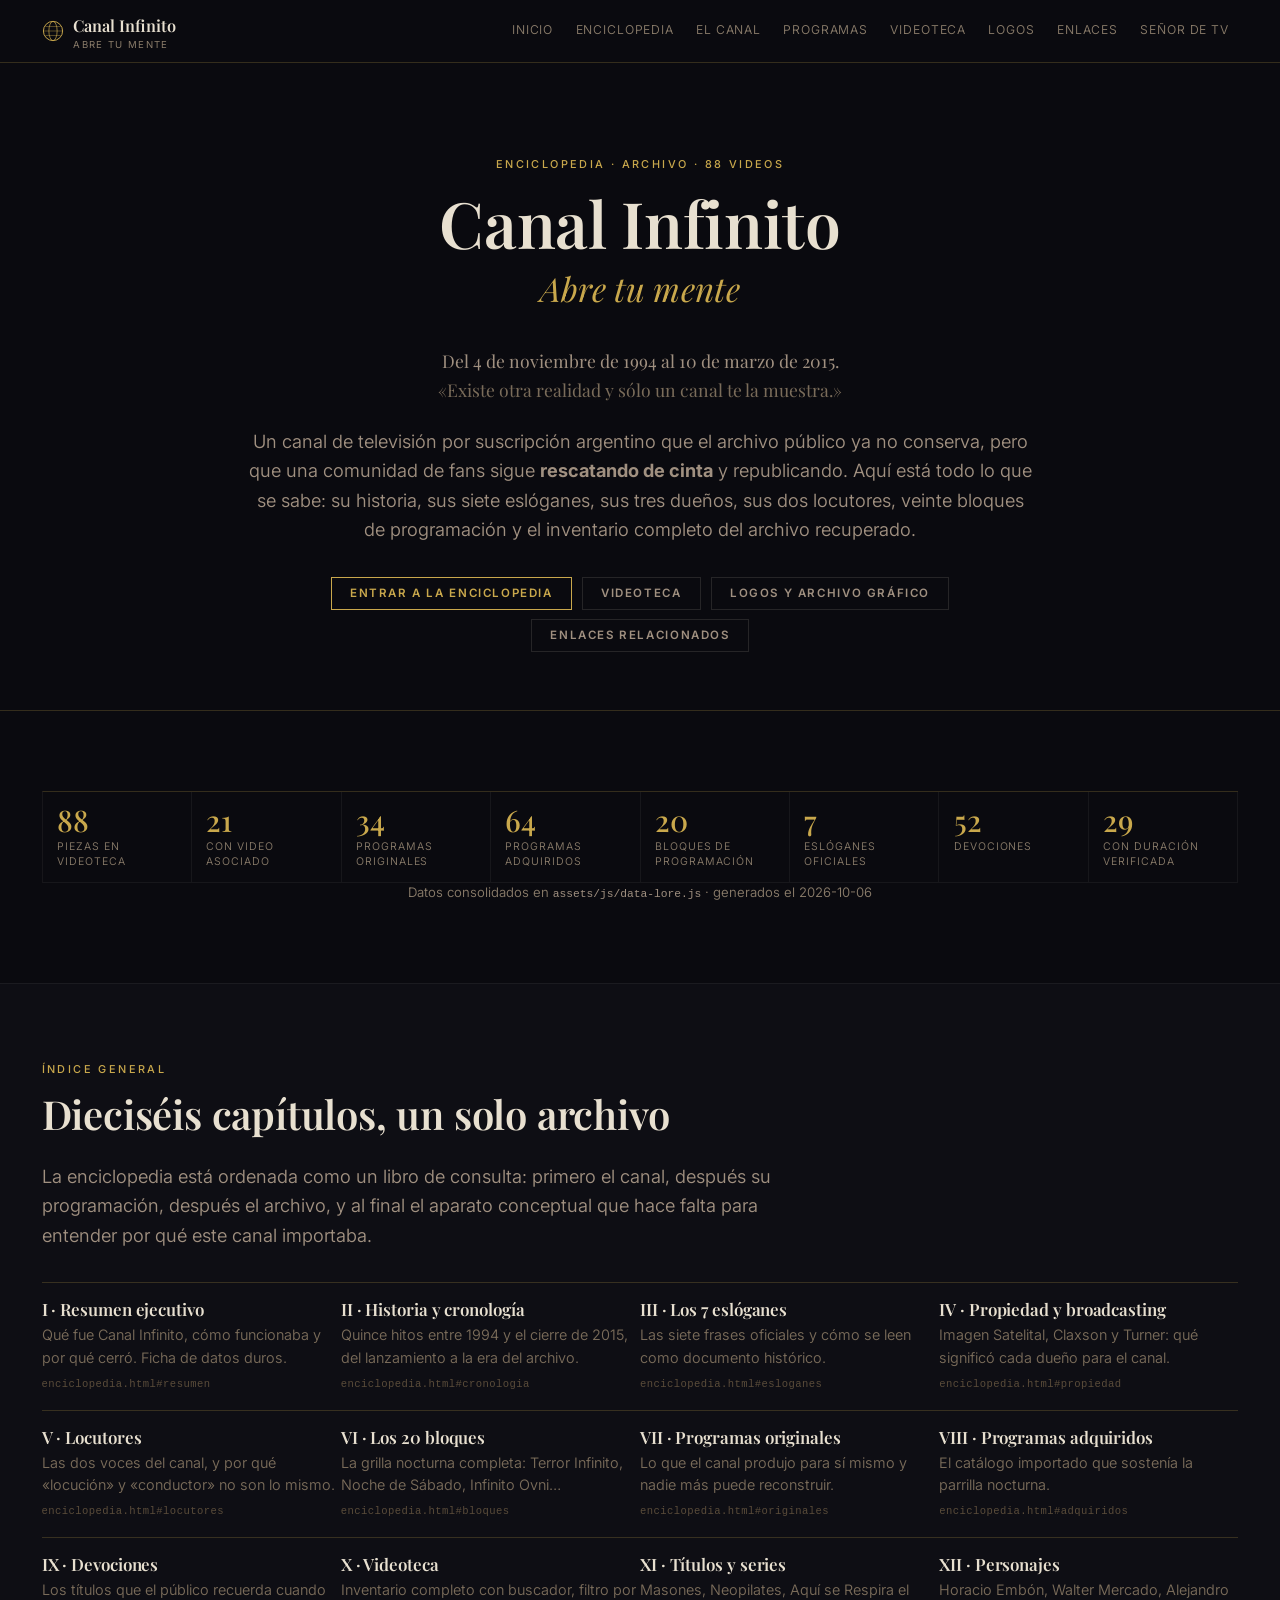
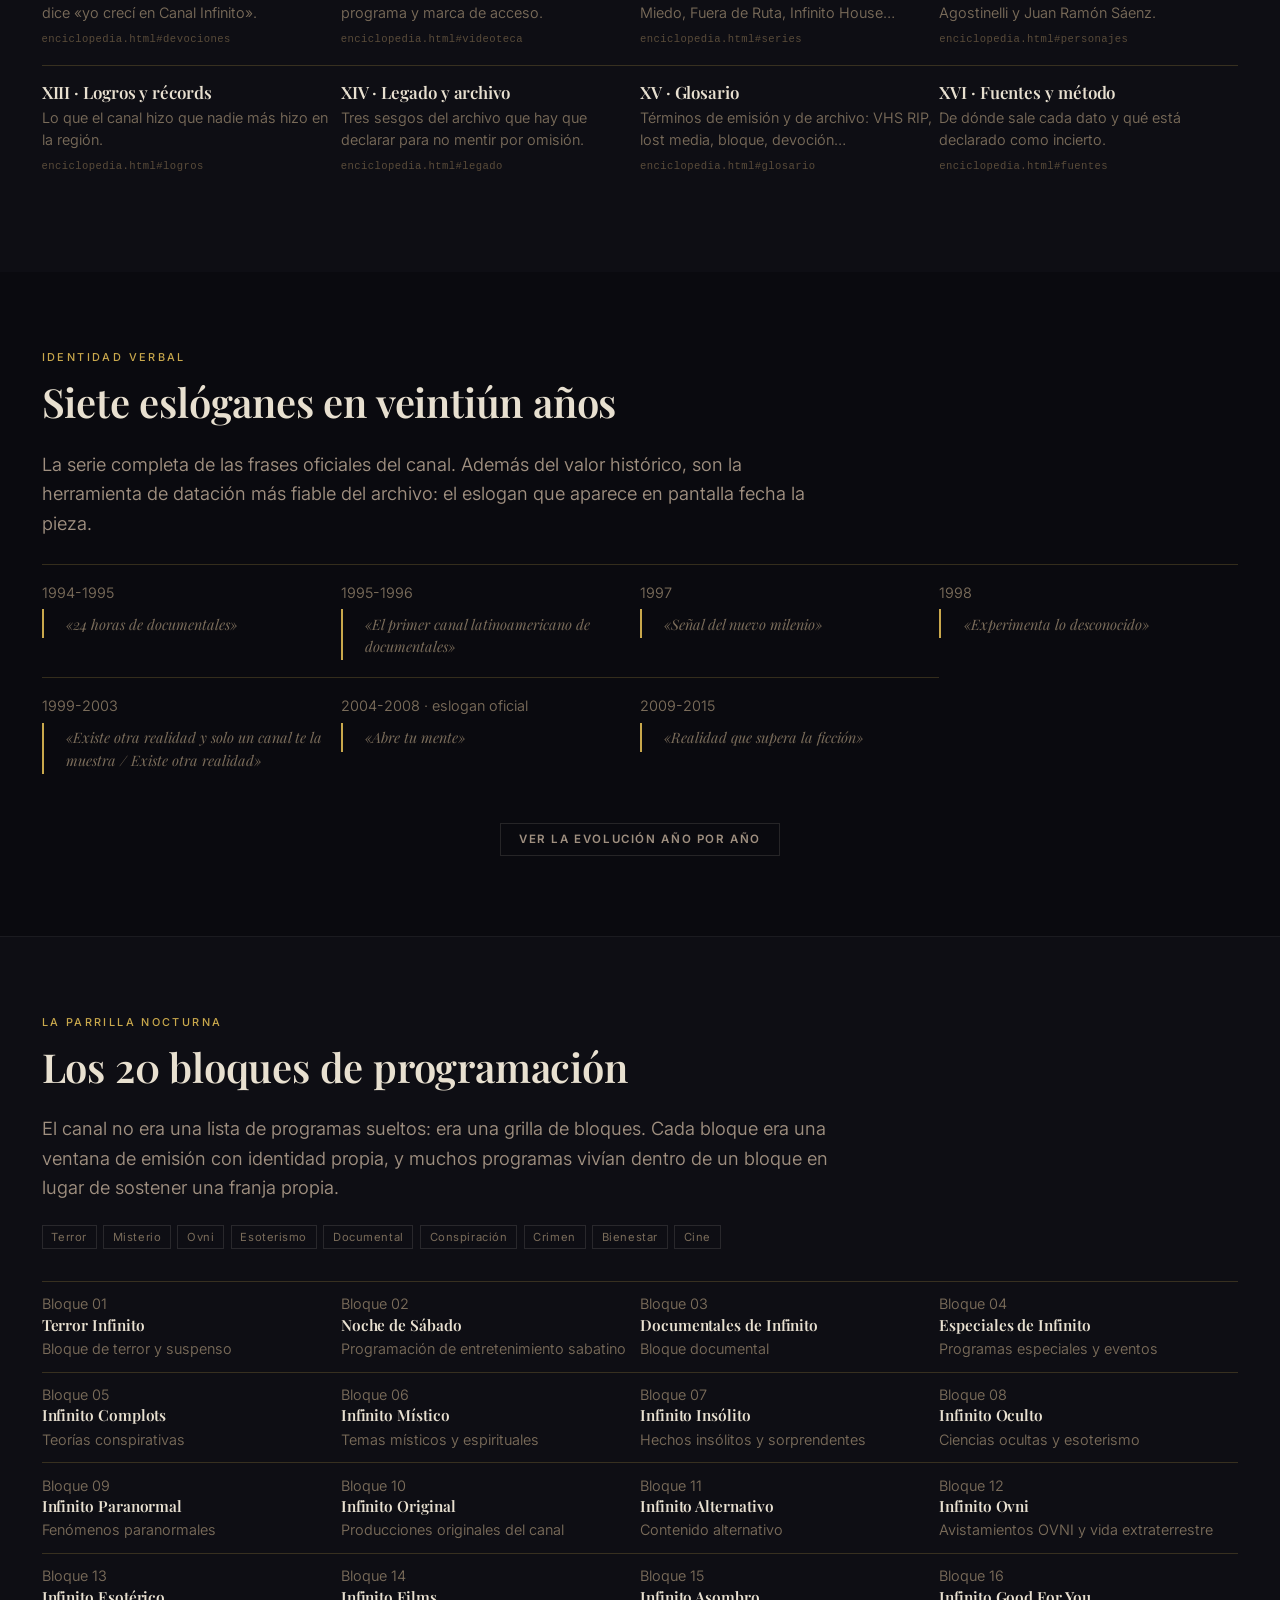
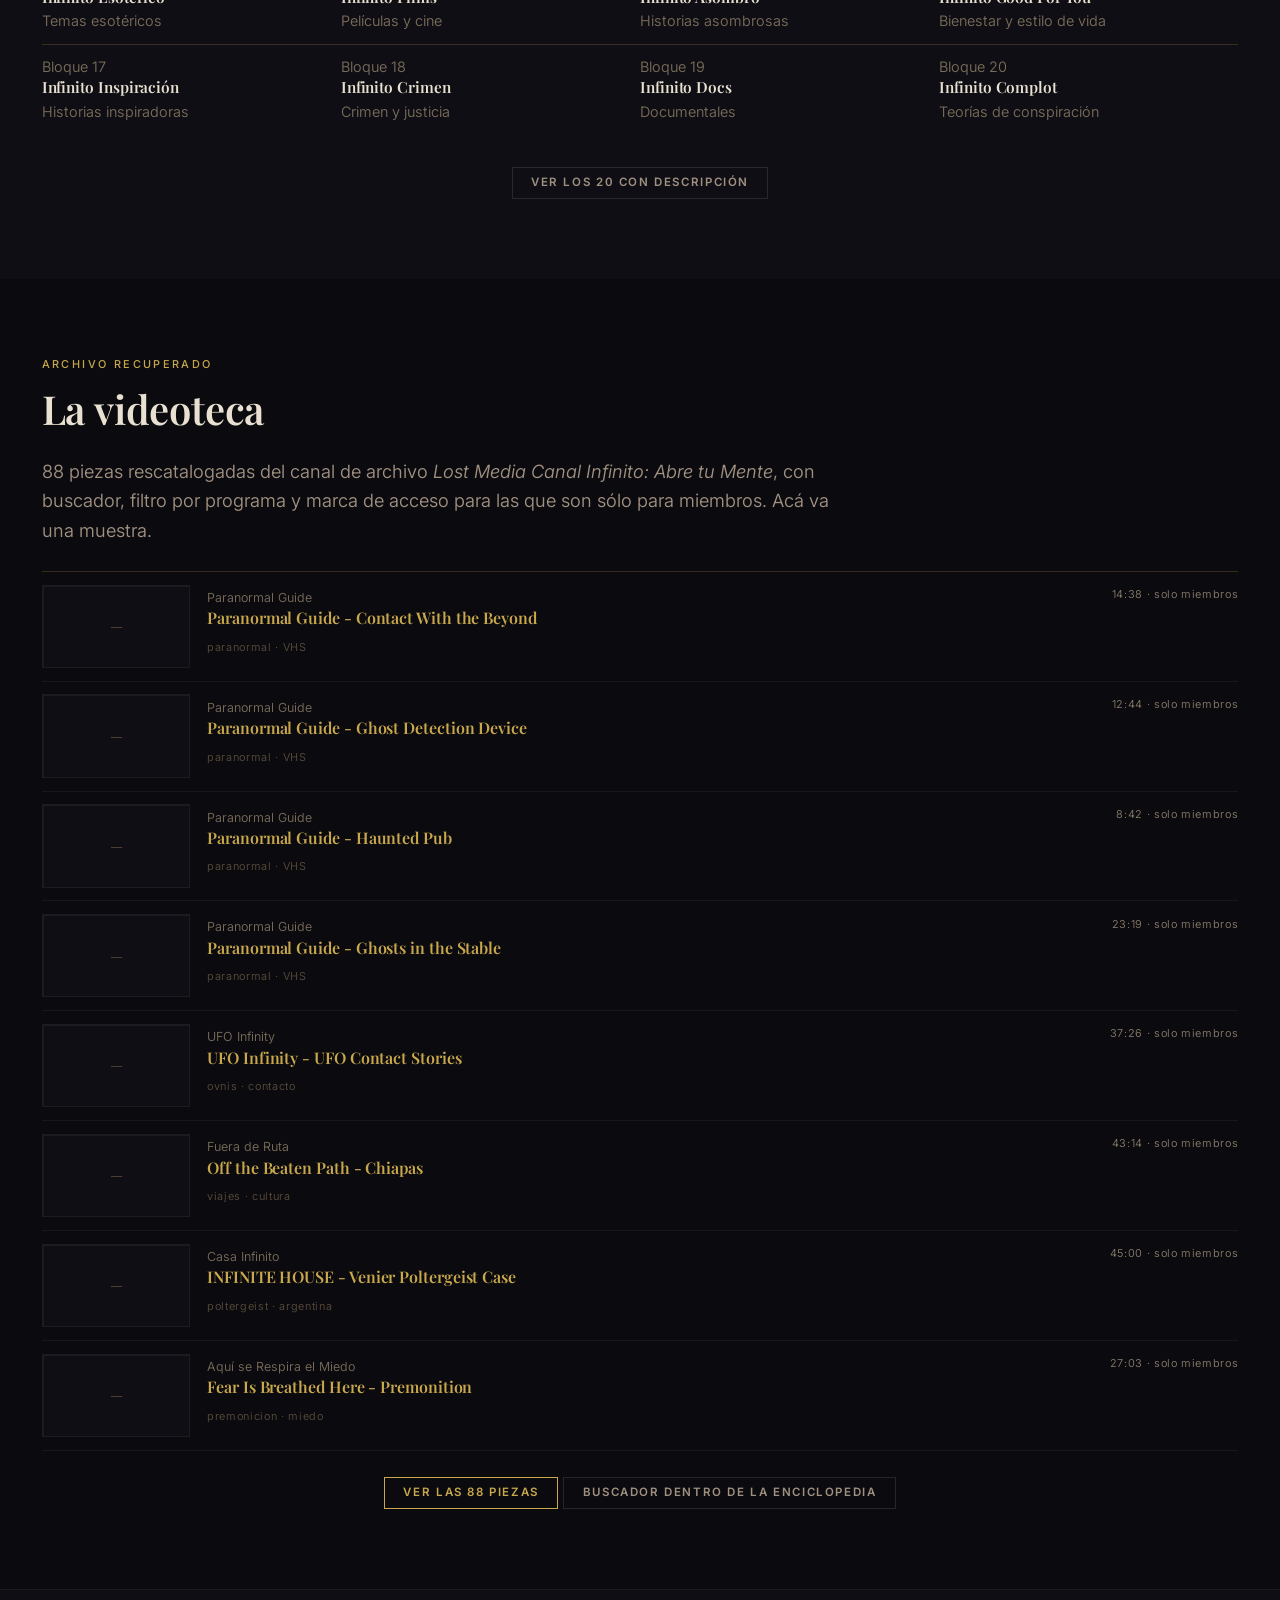
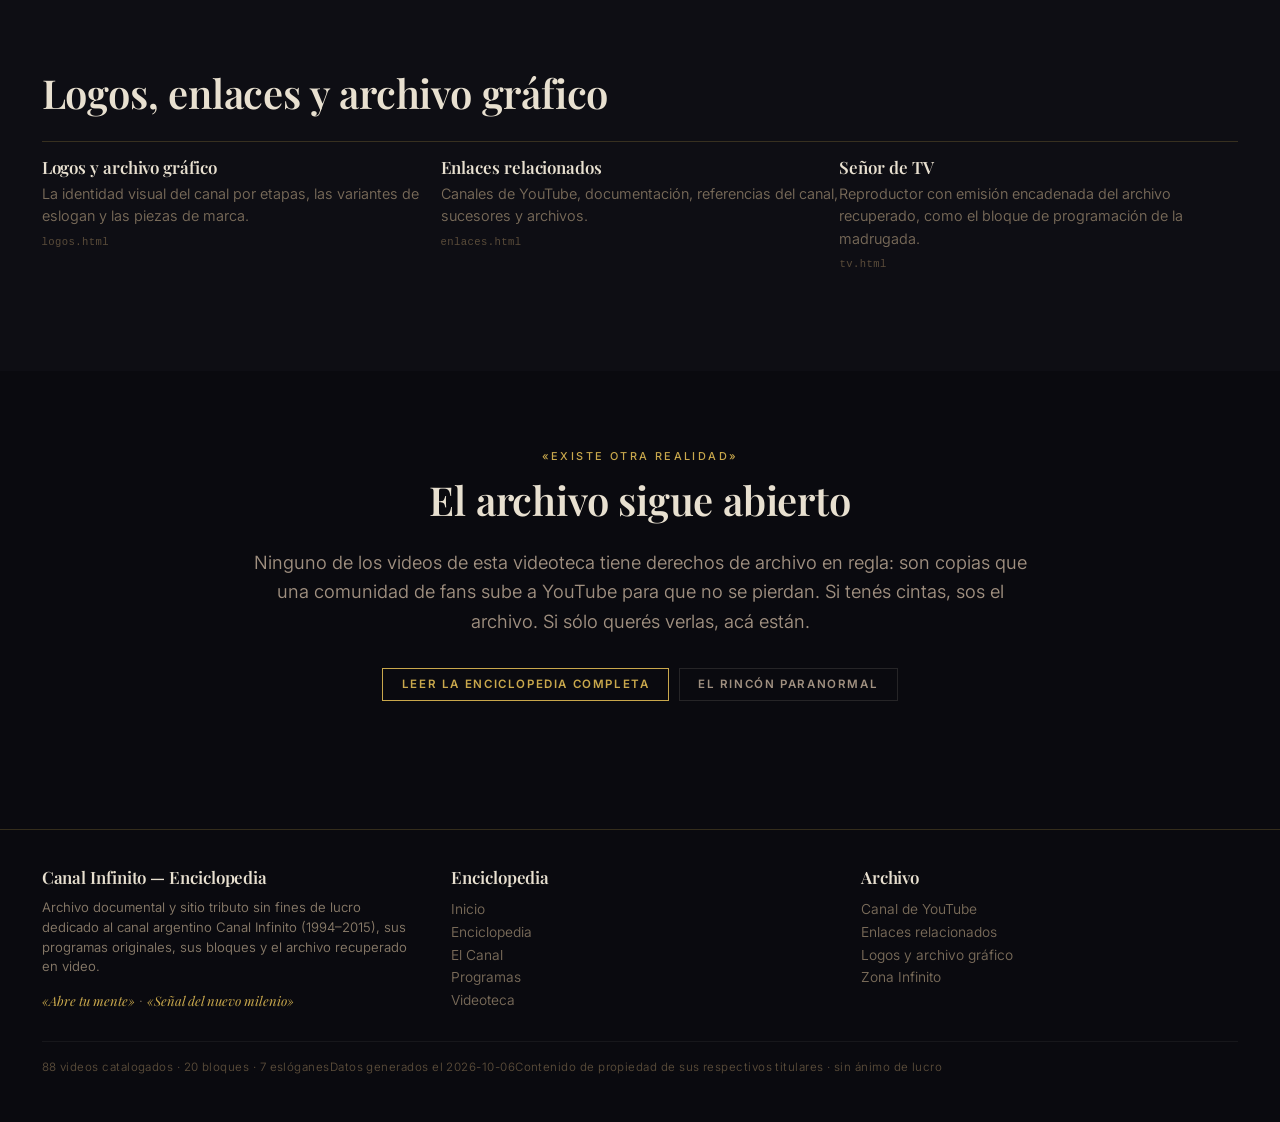
<file: index.html>
<!DOCTYPE html>
<html lang="es">
<head>
<meta charset="utf-8">
<meta name="viewport" content="width=device-width, initial-scale=1">
<title>Canal Infinito — Abre tu mente · Enciclopedia y archivo</title>
<meta name="description" content="Enciclopedia y archivo de Canal Infinito (Argentina, 1994-2015): 7 eslóganes, 20 bloques de programación, 34 programas originales, 64 adquiridos y 88 piezas recuperadas en video. «Abre tu mente».">
<meta name="author" content="Enciclopedia Canal Infinito">
<meta name="theme-color" content="#0a0a0f">
<meta name="color-scheme" content="dark">
<link rel="icon" href="favicon.svg" type="image/svg+xml">
<link rel="canonical" href="https://cha0smagick.github.io/Canal-infinito-Abre-tu-mente-senal-del-nuevo-milenio-web/">

<meta property="og:type" content="website">
<meta property="og:site_name" content="Canal Infinito — Enciclopedia">
<meta property="og:locale" content="es_AR">
<meta property="og:title" content="Canal Infinito — Abre tu mente">
<meta property="og:description" content="Archivo completo del canal argentino Canal Infinito (1994-2015): historia, eslóganes, programación, videoteca y glosario.">
<meta property="og:image" content="https://cha0smagick.github.io/Canal-infinito-Abre-tu-mente-senal-del-nuevo-milenio-web/assets/img/og-cover.svg">
<meta property="og:image:alt" content="Canal Infinito — Abre tu mente · Enciclopedia">
<meta property="og:url" content="https://cha0smagick.github.io/Canal-infinito-Abre-tu-mente-senal-del-nuevo-milenio-web/">
<meta name="twitter:card" content="summary_large_image">

<link rel="preconnect" href="https://fonts.googleapis.com">
<link rel="preconnect" href="https://fonts.gstatic.com" crossorigin>
<link href="https://fonts.googleapis.com/css2?family=Playfair+Display:ital,wght@0,400..900;1,400..900&family=Inter:wght@300..700&display=swap" rel="stylesheet">
<link rel="stylesheet" href="assets/css/theme.css">
<script type="application/ld+json">
{
  "@context": "https://schema.org",
  "@type": "WebSite",
  "name": "Canal Infinito — Enciclopedia",
  "alternateName": "Lost Media Canal Infinito: Abre tu Mente",
  "description": "Enciclopedia y archivo del canal argentino Canal Infinito (1994-2015): historia, eslóganes, bloques de programación, programas originales y adquiridos, videoteca recuperada y glosario.",
  "inLanguage": "es-AR",
  "about": {
    "@type": "Organization",
    "name": "Canal Infinito",
    "foundingDate": "1994-11-04",
    "url": "https://www.youtube.com/@lostmediacanalinfinito"
  }
}
</script>
</head>

<body data-page="index">
<a class="skip-link" href="#contenido">Saltar al contenido</a>
<div data-nav></div>

<main id="contenido">

  <!-- ════════════════ PORTADA ════════════════ -->
  <header class="hero">
    <div class="hero__inner">
      <p class="kicker kicker--gold">Enciclopedia · Archivo · <span data-stat="videos"></span> videos</p>
      <h1>Canal Infinito<em>Abre tu mente</em></h1>
      <p class="hero__sub">
        Del 4 de noviembre de 1994 al 10 de marzo de 2015.<br>
        <span class="muted">«Existe otra realidad y sólo un canal te la muestra.»</span>
      </p>
      <p class="lead" style="margin-inline:auto">
        Un canal de televisión por suscripción argentino que el archivo público ya no conserva,
        pero que una comunidad de fans sigue <strong>rescatando de cinta</strong> y republicando.
        Aquí está todo lo que se sabe: su historia, sus siete eslóganes, sus tres dueños,
        sus dos locutores, veinte bloques de programación y el inventario completo del archivo recuperado.
      </p>
      <div class="hero__actions">
        <a class="btn" href="enciclopedia.html">Entrar a la enciclopedia</a>
        <a class="btn btn--ghost" href="videoteca.html">Videoteca</a>
        <a class="btn btn--ghost" href="logos.html">Logos y archivo gráfico</a>
        <a class="btn btn--ghost" href="enlaces.html">Enlaces relacionados</a>
      </div>
    </div>
  </header>

  <!-- ════════════════ CIFRAS ════════════════ -->
  <section class="section" aria-labelledby="cifras">
    <div class="wrap">
      <h2 id="cifras" class="sr-only">Cifras del archivo</h2>
      <div class="stats">
        <div class="stat"><b data-stat="videos">0</b><span>Piezas en videoteca</span></div>
        <div class="stat"><b data-stat="programas">0</b><span>Con video asociado</span></div>
        <div class="stat"><b data-stat="originales">0</b><span>Programas originales</span></div>
        <div class="stat"><b data-stat="adquiridos">0</b><span>Programas adquiridos</span></div>
        <div class="stat"><b data-stat="bloques">0</b><span>Bloques de programación</span></div>
        <div class="stat"><b data-stat="esloganes">0</b><span>Eslóganes oficiales</span></div>
        <div class="stat"><b data-stat="devociones">0</b><span>Devociones</span></div>
        <div class="stat"><b data-stat="conDuracion">0</b><span>Con duración verificada</span></div>
      </div>
      <p class="small faint center">
        Datos consolidados en <code>assets/js/data-lore.js</code> · generados el <span data-meta="generado"></span>
      </p>
    </div>
  </section>

  <!-- ════════════════ MAPA DE LA ENCICLOPEDIA ════════════════ -->
  <section class="section section--alt" aria-labelledby="mapa">
    <div class="wrap">
      <p class="kicker kicker--gold">Índice general</p>
      <h2 id="mapa">Dieciséis capítulos, un solo archivo</h2>
      <p class="lead">
        La enciclopedia está ordenada como un libro de consulta: primero el canal, después su
        programación, después el archivo, y al final el aparato conceptual que hace falta para
        entender por qué este canal importaba.
      </p>

      <div class="grid-3" style="margin-top:2rem">
        <a class="tile" href="enciclopedia.html#resumen">
          <h3>I · Resumen ejecutivo</h3>
          <p>Qué fue Canal Infinito, cómo funcionaba y por qué cerró. Ficha de datos duros.</p>
          <small>enciclopedia.html#resumen</small>
        </a>
        <a class="tile" href="enciclopedia.html#cronologia">
          <h3>II · Historia y cronología</h3>
          <p>Quince hitos entre 1994 y el cierre de 2015, del lanzamiento a la era del archivo.</p>
          <small>enciclopedia.html#cronologia</small>
        </a>
        <a class="tile" href="enciclopedia.html#esloganes">
          <h3>III · Los 7 eslóganes</h3>
          <p>Las siete frases oficiales y cómo se leen como documento histórico.</p>
          <small>enciclopedia.html#esloganes</small>
        </a>
        <a class="tile" href="enciclopedia.html#propiedad">
          <h3>IV · Propiedad y broadcasting</h3>
          <p>Imagen Satelital, Claxson y Turner: qué significó cada dueño para el canal.</p>
          <small>enciclopedia.html#propiedad</small>
        </a>
        <a class="tile" href="enciclopedia.html#locutores">
          <h3>V · Locutores</h3>
          <p>Las dos voces del canal, y por qué «locución» y «conductor» no son lo mismo.</p>
          <small>enciclopedia.html#locutores</small>
        </a>
        <a class="tile" href="enciclopedia.html#bloques">
          <h3>VI · Los 20 bloques</h3>
          <p>La grilla nocturna completa: Terror Infinito, Noche de Sábado, Infinito Ovni…</p>
          <small>enciclopedia.html#bloques</small>
        </a>
        <a class="tile" href="enciclopedia.html#originales">
          <h3>VII · Programas originales</h3>
          <p>Lo que el canal produjo para sí mismo y nadie más puede reconstruir.</p>
          <small>enciclopedia.html#originales</small>
        </a>
        <a class="tile" href="enciclopedia.html#adquiridos">
          <h3>VIII · Programas adquiridos</h3>
          <p>El catálogo importado que sostenía la parrilla nocturna.</p>
          <small>enciclopedia.html#adquiridos</small>
        </a>
        <a class="tile" href="enciclopedia.html#devociones">
          <h3>IX · Devociones</h3>
          <p>Los títulos que el público recuerda cuando dice «yo crecí en Canal Infinito».</p>
          <small>enciclopedia.html#devociones</small>
        </a>
        <a class="tile" href="enciclopedia.html#videoteca">
          <h3>X · Videoteca</h3>
          <p>Inventario completo con buscador, filtro por programa y marca de acceso.</p>
          <small>enciclopedia.html#videoteca</small>
        </a>
        <a class="tile" href="enciclopedia.html#series">
          <h3>XI · Títulos y series</h3>
          <p>Masones, Neopilates, Aquí se Respira el Miedo, Fuera de Ruta, Infinito House…</p>
          <small>enciclopedia.html#series</small>
        </a>
        <a class="tile" href="enciclopedia.html#personajes">
          <h3>XII · Personajes</h3>
          <p>Horacio Embón, Walter Mercado, Alejandro Agostinelli y Juan Ramón Sáenz.</p>
          <small>enciclopedia.html#personajes</small>
        </a>
        <a class="tile" href="enciclopedia.html#logros">
          <h3>XIII · Logros y récords</h3>
          <p>Lo que el canal hizo que nadie más hizo en la región.</p>
          <small>enciclopedia.html#logros</small>
        </a>
        <a class="tile" href="enciclopedia.html#legado">
          <h3>XIV · Legado y archivo</h3>
          <p>Tres sesgos del archivo que hay que declarar para no mentir por omisión.</p>
          <small>enciclopedia.html#legado</small>
        </a>
        <a class="tile" href="enciclopedia.html#glosario">
          <h3>XV · Glosario</h3>
          <p>Términos de emisión y de archivo: VHS RIP, lost media, bloque, devoción…</p>
          <small>enciclopedia.html#glosario</small>
        </a>
        <a class="tile" href="enciclopedia.html#fuentes">
          <h3>XVI · Fuentes y método</h3>
          <p>De dónde sale cada dato y qué está declarado como incierto.</p>
          <small>enciclopedia.html#fuentes</small>
        </a>
      </div>
    </div>
  </section>

  <!-- ════════════════ ESLOGANES ════════════════ -->
  <section class="section" aria-labelledby="esl">
    <div class="wrap">
      <p class="kicker kicker--gold">Identidad verbal</p>
      <h2 id="esl">Siete eslóganes en veintiún años</h2>
      <p class="lead">La serie completa de las frases oficiales del canal. Además del valor histórico, son la herramienta de datación más fiable del archivo: el eslogan que aparece en pantalla fecha la pieza.</p>
      <div class="grid-2" data-render="esloganes" style="margin-top:1.6rem"></div>
      <p class="center" style="margin-top:2rem">
        <a class="btn btn--ghost" href="enciclopedia.html#esloganes-historia">Ver la evolución año por año</a>
      </p>
    </div>
  </section>

  <!-- ════════════════ BLOQUES ════════════════ -->
  <section class="section section--alt" aria-labelledby="bloq">
    <div class="wrap">
      <p class="kicker kicker--gold">La parrilla nocturna</p>
      <h2 id="bloq">Los 20 bloques de programación</h2>
      <p class="lead">El canal no era una lista de programas sueltos: era una grilla de bloques. Cada bloque era una ventana de emisión con identidad propia, y muchos programas vivían dentro de un bloque en lugar de sostener una franja propia.</p>
      <div class="chips" style="margin:1.4rem 0 2rem">
        <span class="chip">Terror</span>
        <span class="chip">Misterio</span>
        <span class="chip">Ovni</span>
        <span class="chip">Esoterismo</span>
        <span class="chip">Documental</span>
        <span class="chip">Conspiración</span>
        <span class="chip">Crimen</span>
        <span class="chip">Bienestar</span>
        <span class="chip">Cine</span>
      </div>
      <div class="grid-3" data-render="bloques"></div>
      <p class="center" style="margin-top:2rem">
        <a class="btn btn--ghost" href="enciclopedia.html#bloques">Ver los 20 con descripción</a>
      </p>
    </div>
  </section>

  <!-- ════════════════ VIDEOTECA (muestra) ════════════════ -->
  <section class="section" aria-labelledby="vid">
    <div class="wrap">
      <p class="kicker kicker--gold">Archivo recuperado</p>
      <h2 id="vid">La videoteca</h2>
      <p class="lead">
        <span data-stat="videos"></span> piezas rescatalogadas del canal de archivo
        <em>Lost Media Canal Infinito: Abre tu Mente</em>, con buscador, filtro por programa y marca
        de acceso para las que son sólo para miembros. Acá va una muestra.
      </p>
      <div class="vgrid" data-videogrid-home style="margin:1.6rem 0"></div>
      <p class="center">
        <a class="btn" href="videoteca.html">Ver las <span data-stat="videos"></span> piezas</a>
        <a class="btn btn--ghost" href="enciclopedia.html#videoteca">Buscador dentro de la enciclopedia</a>
      </p>
    </div>
  </section>

  <!-- ════════════════ LOGOS / ENLACES / ARCHIVO ════════════════ -->
  <section class="section section--alt" aria-labelledby="extras">
    <div class="wrap">
      <h2 id="extras">Logos, enlaces y archivo gráfico</h2>
      <div class="grid-3">
        <a class="tile" href="logos.html">
          <h3>Logos y archivo gráfico</h3>
          <p>La identidad visual del canal por etapas, las variantes de eslogan y las piezas de marca.</p>
          <small>logos.html</small>
        </a>
        <a class="tile" href="enlaces.html">
          <h3>Enlaces relacionados</h3>
          <p>Canales de YouTube, documentación, referencias del canal, sucesores y archivos.</p>
          <small>enlaces.html</small>
        </a>
        <a class="tile" href="tv.html">
          <h3>Señor de TV</h3>
          <p>Reproductor con emisión encadenada del archivo recuperado, como el bloque de programación de la madrugada.</p>
          <small>tv.html</small>
        </a>
      </div>
    </div>
  </section>

  <!-- ════════════════ CTA ════════════════ -->
  <section class="section" aria-labelledby="cta">
    <div class="wrap center">
      <p class="kicker kicker--gold">«Existe otra realidad»</p>
      <h2 id="cta">El archivo sigue abierto</h2>
      <p class="lead" style="margin-inline:auto">
        Ninguno de los videos de esta videoteca tiene derechos de archivo en regla: son copias
        que una comunidad de fans sube a YouTube para que no se pierdan. Si tenés cintas, sos el
        archivo. Si sólo querés verlas, acá están.
      </p>
      <div class="hero__actions">
        <a class="btn" href="enciclopedia.html">Leer la enciclopedia completa</a>
        <a class="btn btn--ghost" href="http://elrinconparanormal.blogspot.com/" rel="noopener">El Rincón Paranormal</a>
      </div>
    </div>
  </section>

</main>

<div data-footer></div>

<script src="assets/js/data-lore.js"></script>
<script src="assets/js/render-enciclopedia.js"></script>
<script src="assets/js/app.js"></script>
<script>
/* Muestra de la videoteca en portada: 8 piezas. El inventario completo vive en
   videoteca.html y en el capítulo X de la enciclopedia. */
(function () {
  function paint() {
    var host = document.querySelector('[data-videogrid-home]');
    if (!host || !window.CI) return;
    var D = window.CANAL_INFINITO || {};
    host.innerHTML = (D.videos || []).slice(0, 8).map(window.CI.videoCard).join('');
  }
  if (document.readyState === 'loading') document.addEventListener('DOMContentLoaded', paint);
  else paint();
})();
</script>
</body>
</html>
</file>
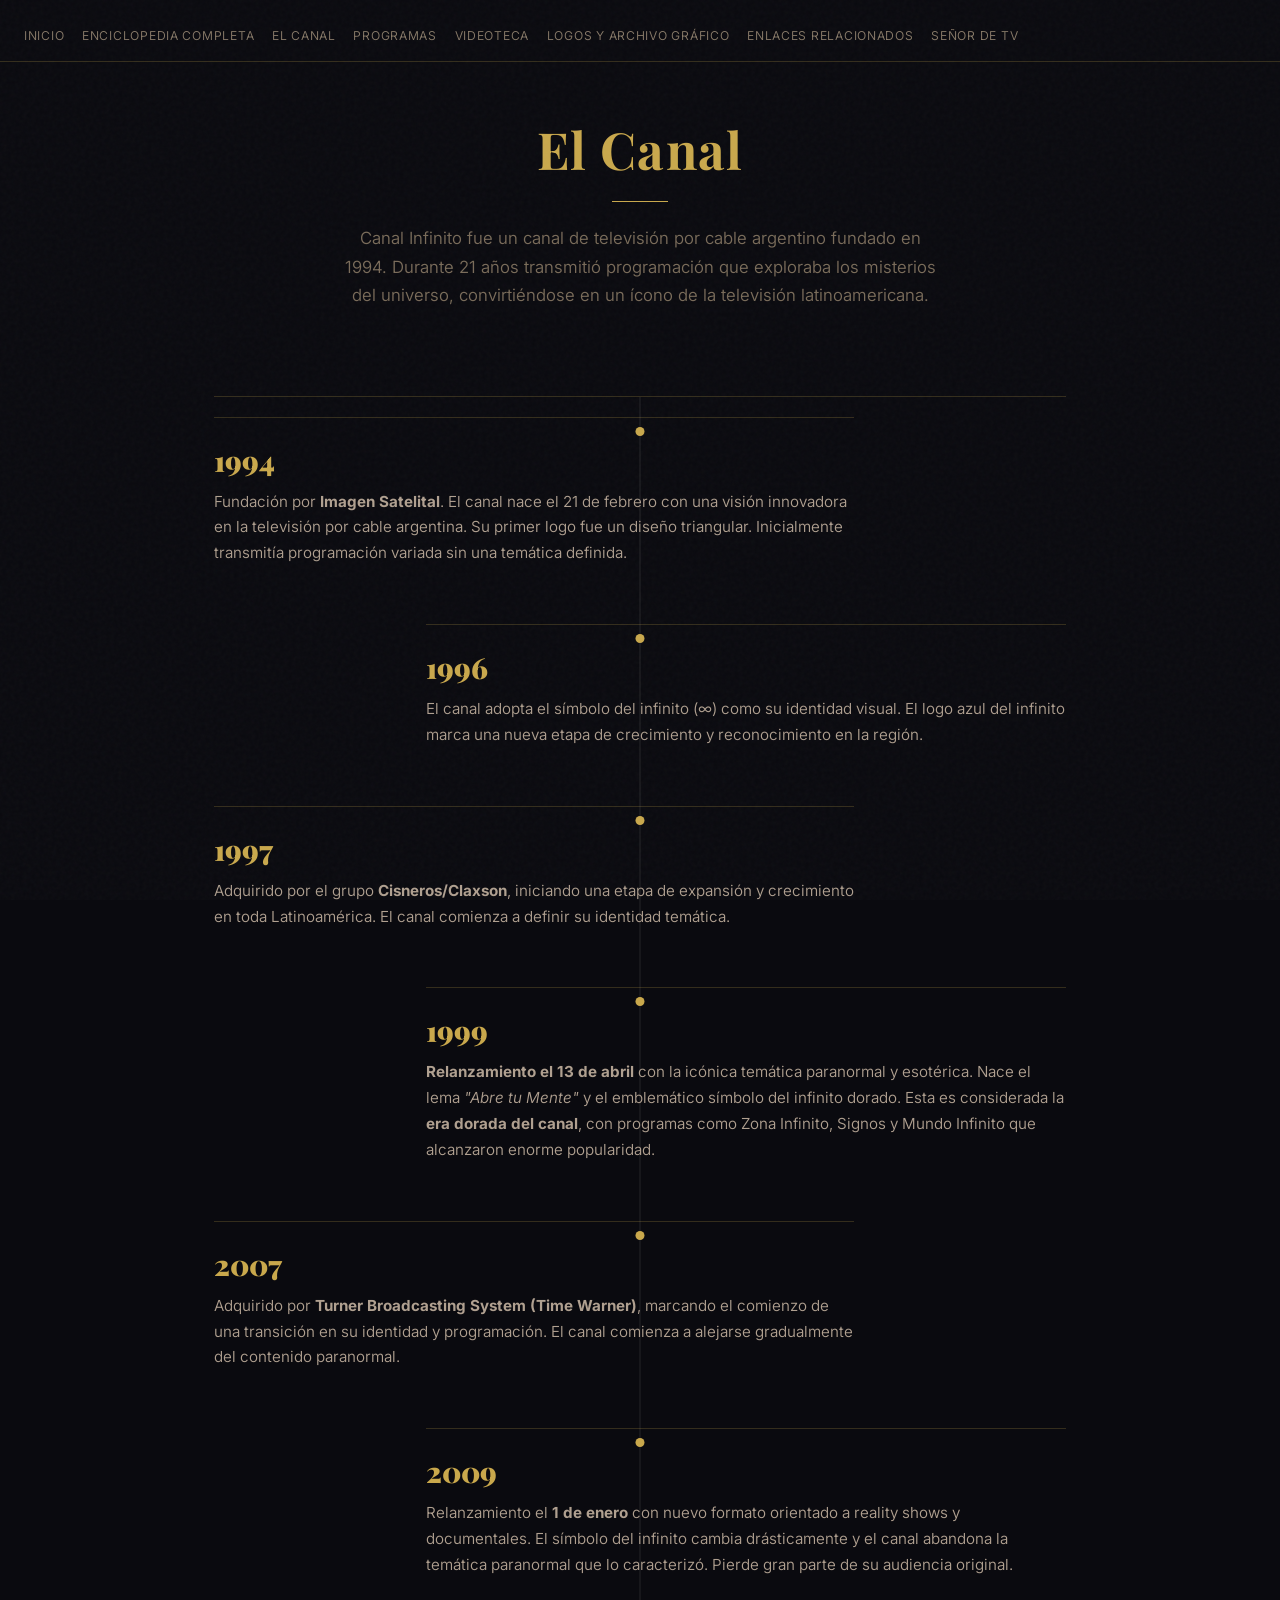
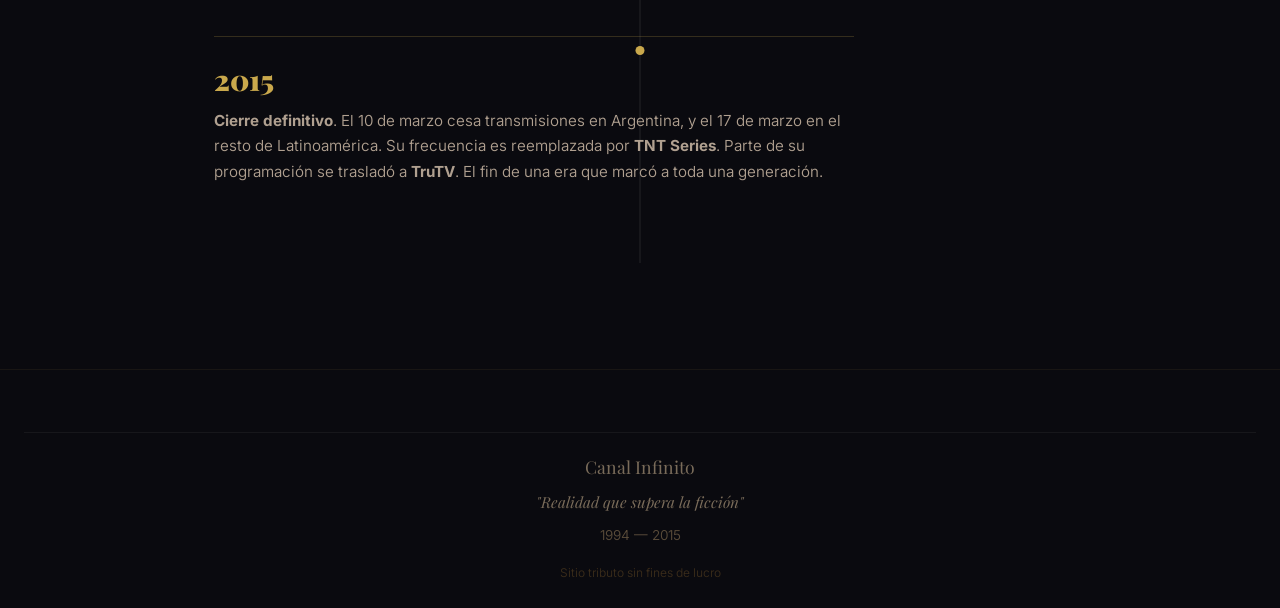
<file: canal.html>
<!DOCTYPE html>
<html lang="es-AR">
<head>
<meta charset="UTF-8">
<meta name="viewport" content="width=device-width, initial-scale=1.0">
<link rel="icon" href="favicon.svg" type="image/svg+xml">
<title>Canal Infinito — El Canal</title>
<meta name="description" content="Historia, propiedad, locutores y eslóganes del canal argentino Canal Infinito (1994-2015): de Imagen Satelital a Turner Broadcasting.">
<meta name="theme-color" content="#0a0a0f">
<link rel="preconnect" href="https://fonts.googleapis.com">
<link rel="preconnect" href="https://fonts.gstatic.com" crossorigin>
<link href="https://fonts.googleapis.com/css2?family=Playfair+Display:ital,wght@0,400;0,700;0,900;1,400&family=Inter:wght@300;400;500;600;700&display=swap" rel="stylesheet">
<link rel="stylesheet" href="assets/css/theme.css">
<style>
*,*::before,*::after{box-sizing:border-box;margin:0;padding:0}
body{
  font-family:'Inter',sans-serif;
  background:#0a0a0f;color:#e8e0d0;line-height:1.7;overflow-x:hidden;
}
body::before{
  content:'';position:fixed;inset:0;
  background-image:url("data:image/svg+xml,%3Csvg viewBox='0 0 256 256' xmlns='http://www.w3.org/2000/svg'%3E%3Cfilter id='n'%3E%3CfeTurbulence type='fractalNoise' baseFrequency='0.85' numOctaves='4' stitchTiles='stitch'/%3E%3C/filter%3E%3Crect width='100%25' height='100%25' filter='url(%23n)' opacity='0.03'/%3E%3C/svg%3E");
  pointer-events:none;z-index:9999;
}
h1,h2,h3,h4{font-family:'Playfair Display',serif;font-weight:700;letter-spacing:0.02em}

/* Navbar */
nav{
  position:fixed;top:0;left:0;right:0;z-index:1000;
  background:rgba(10,10,15,0.92);backdrop-filter:blur(12px);-webkit-backdrop-filter:blur(12px);
  border-bottom:1px solid rgba(201,168,76,0.15);
  padding:0 24px;height:64px;
  display:flex;align-items:center;justify-content:space-between;
}
.nav-logo{
  display:flex;align-items:center;gap:10px;
  font-family:'Playfair Display',serif;font-size:1.2rem;color:#c9a84c;text-decoration:none;
}
.nav-logo svg{width:28px;height:28px;fill:#c9a84c}
.nav-links{display:flex;gap:4px;list-style:none;align-items:center}
.nav-links a{
  color:#7a6c5a;text-decoration:none;font-size:0.78rem;font-weight:500;
  padding:6px 12px;border-radius:6px;transition:all 0.3s;letter-spacing:0.5px;text-transform:uppercase;
  white-space:nowrap;
}
.nav-links a:hover{color:#f0d060;background:rgba(201,168,76,0.08)}
.nav-links a.active{color:#c9a84c;background:rgba(201,168,76,0.12)}
.nav-toggle{display:none;background:none;border:none;color:#c9a84c;font-size:1.5rem;cursor:pointer;padding:8px}

/* Page header */
.page-header{
  padding:120px 24px 40px;text-align:center;position:relative;
}
.page-header h1{font-size:clamp(2rem,5vw,3.2rem);color:#c9a84c;margin-bottom:8px}
.page-header p{color:#7a6c5a;font-size:1.05rem;max-width:600px;margin:0 auto}
.page-divider{width:80px;height:2px;background:linear-gradient(90deg,transparent,#c9a84c,transparent);margin:24px auto}

/* Timeline */
.timeline-section{padding:20px 24px 80px;max-width:900px;margin:0 auto}
.timeline{position:relative;padding:20px 0}
.timeline-line{
  position:absolute;left:50%;top:0;bottom:0;width:2px;
  background:linear-gradient(180deg,transparent,#c9a84c,transparent);
  transform:translateX(-50%);
}
.timeline-item{
  display:flex;align-items:flex-start;margin-bottom:40px;position:relative;
  opacity:0;transform:translateY(30px);transition:all 0.8s cubic-bezier(0.22,1,0.36,1);
}
.timeline-item.visible{opacity:1;transform:translateY(0)}
.timeline-item:nth-child(odd){flex-direction:row-reverse}
.timeline-dot{
  position:absolute;left:50%;top:8px;transform:translateX(-50%);
  width:16px;height:16px;border-radius:50%;background:#c9a84c;
  box-shadow:0 0 12px rgba(201,168,76,0.4);z-index:2;
}
.timeline-content{
  width:calc(50% - 40px);padding:24px;background:rgba(26,10,46,0.4);
  border:1px solid rgba(201,168,76,0.15);border-radius:12px;
  backdrop-filter:blur(4px);transition:all 0.3s;
}
.timeline-content:hover{border-color:rgba(201,168,76,0.4);background:rgba(26,10,46,0.6)}
.timeline-year{font-family:'Playfair Display',serif;font-size:1.8rem;color:#c9a84c;font-weight:900}
.timeline-text{color:#b0a090;font-size:0.95rem;margin-top:4px}

/* Footer */
footer{text-align:center;padding:40px 24px 24px;border-top:1px solid rgba(201,168,76,0.08)}
footer p{color:#5a4c3a;font-size:0.85rem;margin-bottom:4px}
footer .footer-tagline{font-family:'Playfair Display',serif;font-style:italic;color:#7a6c5a;font-size:0.95rem;margin:8px 0}

@media(max-width:768px){
  .nav-links{display:none;position:absolute;top:64px;left:0;right:0;background:rgba(10,10,15,0.96);backdrop-filter:blur(12px);flex-direction:column;padding:16px;border-bottom:1px solid rgba(201,168,76,0.15);gap:4px}
  .nav-links.open{display:flex}
  .nav-toggle{display:block}
  nav{padding:0 16px}
  .timeline-line{left:20px}
  .timeline-item,.timeline-item:nth-child(odd){flex-direction:row;padding-left:50px}
  .timeline-dot{left:20px;transform:translateX(-50%)}
  .timeline-content{width:100%}
}
</style>
    <link rel="stylesheet" href="assets/css/de-slop-legacy.css">
</head>
<body data-page="canal">
<a class="skip-link" href="#contenido">Saltar al contenido</a>
<nav><a id="contenido"></a>
  <a href="index.html" class="nav-logo">
    <svg viewBox="0 0 120 60" xmlns="http://www.w3.org/2000/svg">
      <path d="M30,30 C30,11 54,8 60,27 C66,8 90,11 90,30 C90,49 66,52 60,33 C54,52 30,49 30,30 Z" fill="none" stroke="currentColor" stroke-width="2.5" stroke-linecap="round"/>
    </svg>
    Infinito
  </a>
  <button class="nav-toggle" aria-label="Menú">☰</button>
  <ul class="nav-links">
    <li><a href="index.html">Inicio</a></li>
    <li><a href="enciclopedia.html">Enciclopedia</a></li>
    <li><a href="logos.html">Logos</a></li>
    <li><a href="enlaces.html">Enlaces</a></li>
    <li><a href="canal.html" class="active">El Canal</a></li>
    <li><a href="programas.html">Programas</a></li>
    <li><a href="videoteca.html">Videoteca</a></li>
    <li><a href="tv.html">TV Channel</a></li>
  </ul>
</nav>

<header class="page-header">
  <h1>El Canal</h1>
  <div class="page-divider"></div>
  <p>Canal Infinito fue un canal de televisión por cable argentino fundado en 1994. Durante 21 años transmitió programación que exploraba los misterios del universo, convirtiéndose en un ícono de la televisión latinoamericana.</p>
</header>

<section class="timeline-section">
  <div class="timeline">
    <div class="timeline-line"></div>

    <div class="timeline-item">
      <div class="timeline-dot"></div>
      <div class="timeline-content">
        <div class="timeline-year">1994</div>
        <div class="timeline-text">Fundación por <strong>Imagen Satelital</strong>. El canal nace el 21 de febrero con una visión innovadora en la televisión por cable argentina. Su primer logo fue un diseño triangular. Inicialmente transmitía programación variada sin una temática definida.</div>
      </div>
    </div>

    <div class="timeline-item">
      <div class="timeline-dot"></div>
      <div class="timeline-content">
        <div class="timeline-year">1996</div>
        <div class="timeline-text">El canal adopta el símbolo del infinito (∞) como su identidad visual. El logo azul del infinito marca una nueva etapa de crecimiento y reconocimiento en la región.</div>
      </div>
    </div>

    <div class="timeline-item">
      <div class="timeline-dot"></div>
      <div class="timeline-content">
        <div class="timeline-year">1997</div>
        <div class="timeline-text">Adquirido por el grupo <strong>Cisneros/Claxson</strong>, iniciando una etapa de expansión y crecimiento en toda Latinoamérica. El canal comienza a definir su identidad temática.</div>
      </div>
    </div>

    <div class="timeline-item">
      <div class="timeline-dot"></div>
      <div class="timeline-content">
        <div class="timeline-year">1999</div>
        <div class="timeline-text"><strong>Relanzamiento el 13 de abril</strong> con la icónica temática paranormal y esotérica. Nace el lema <em>"Abre tu Mente"</em> y el emblemático símbolo del infinito dorado. Esta es considerada la <strong>era dorada del canal</strong>, con programas como Zona Infinito, Signos y Mundo Infinito que alcanzaron enorme popularidad.</div>
      </div>
    </div>

    <div class="timeline-item">
      <div class="timeline-dot"></div>
      <div class="timeline-content">
        <div class="timeline-year">2007</div>
        <div class="timeline-text">Adquirido por <strong>Turner Broadcasting System (Time Warner)</strong>, marcando el comienzo de una transición en su identidad y programación. El canal comienza a alejarse gradualmente del contenido paranormal.</div>
      </div>
    </div>

    <div class="timeline-item">
      <div class="timeline-dot"></div>
      <div class="timeline-content">
        <div class="timeline-year">2009</div>
        <div class="timeline-text">Relanzamiento el <strong>1 de enero</strong> con nuevo formato orientado a reality shows y documentales. El símbolo del infinito cambia drásticamente y el canal abandona la temática paranormal que lo caracterizó. Pierde gran parte de su audiencia original.</div>
      </div>
    </div>

    <div class="timeline-item">
      <div class="timeline-dot"></div>
      <div class="timeline-content">
        <div class="timeline-year">2015</div>
        <div class="timeline-text"><strong>Cierre definitivo</strong>. El 10 de marzo cesa transmisiones en Argentina, y el 17 de marzo en el resto de Latinoamérica. Su frecuencia es reemplazada por <strong>TNT Series</strong>. Parte de su programación se trasladó a <strong>TruTV</strong>. El fin de una era que marcó a toda una generación.</div>
      </div>
    </div>
  </div>
</section>

<footer>
  <div class="footer-map">
    <div>
      <p style="font-family:'Playfair Display',serif;font-size:1.1rem;color:#7a6c5a">Canal Infinito</p>
      <p class="footer-tagline">"Realidad que supera la ficción"</p>
      <p style="margin:6px 0 16px">1994 — 2015</p>
      <p style="font-size:0.75rem;color:#3a2c1a">Sitio tributo sin fines de lucro</p>
    </div>
    <nav aria-label="Mapa del sitio">
      <ul class="footer-links">
  <li><a href="index.html">Inicio</a></li>
  <li><a href="enciclopedia.html">Enciclopedia completa</a></li>
  <li><a href="canal.html">El canal</a></li>
  <li><a href="programas.html">Programas</a></li>
  <li><a href="videoteca.html">Videoteca</a></li>
  <li><a href="logos.html">Logos y archivo gráfico</a></li>
  <li><a href="enlaces.html">Enlaces relacionados</a></li>
  <li><a href="tv.html">Señor de TV</a></li>
      </ul>
    </nav>
  </div>
</footer>

<script>
document.querySelector('.nav-toggle')?.addEventListener('click',function(){document.querySelector('.nav-links').classList.toggle('open')});
document.querySelectorAll('.nav-links a').forEach(a=>a.addEventListener('click',()=>{document.querySelector('.nav-links')?.classList.remove('open')}));
const observer=new IntersectionObserver(e=>{e.forEach(e=>{if(e.isIntersecting){e.target.classList.add('visible');observer.unobserve(e.target)}})},{threshold:0.15});
document.querySelectorAll('.timeline-item').forEach(e=>observer.observe(e));
</script>
</body>
</html>
</file>
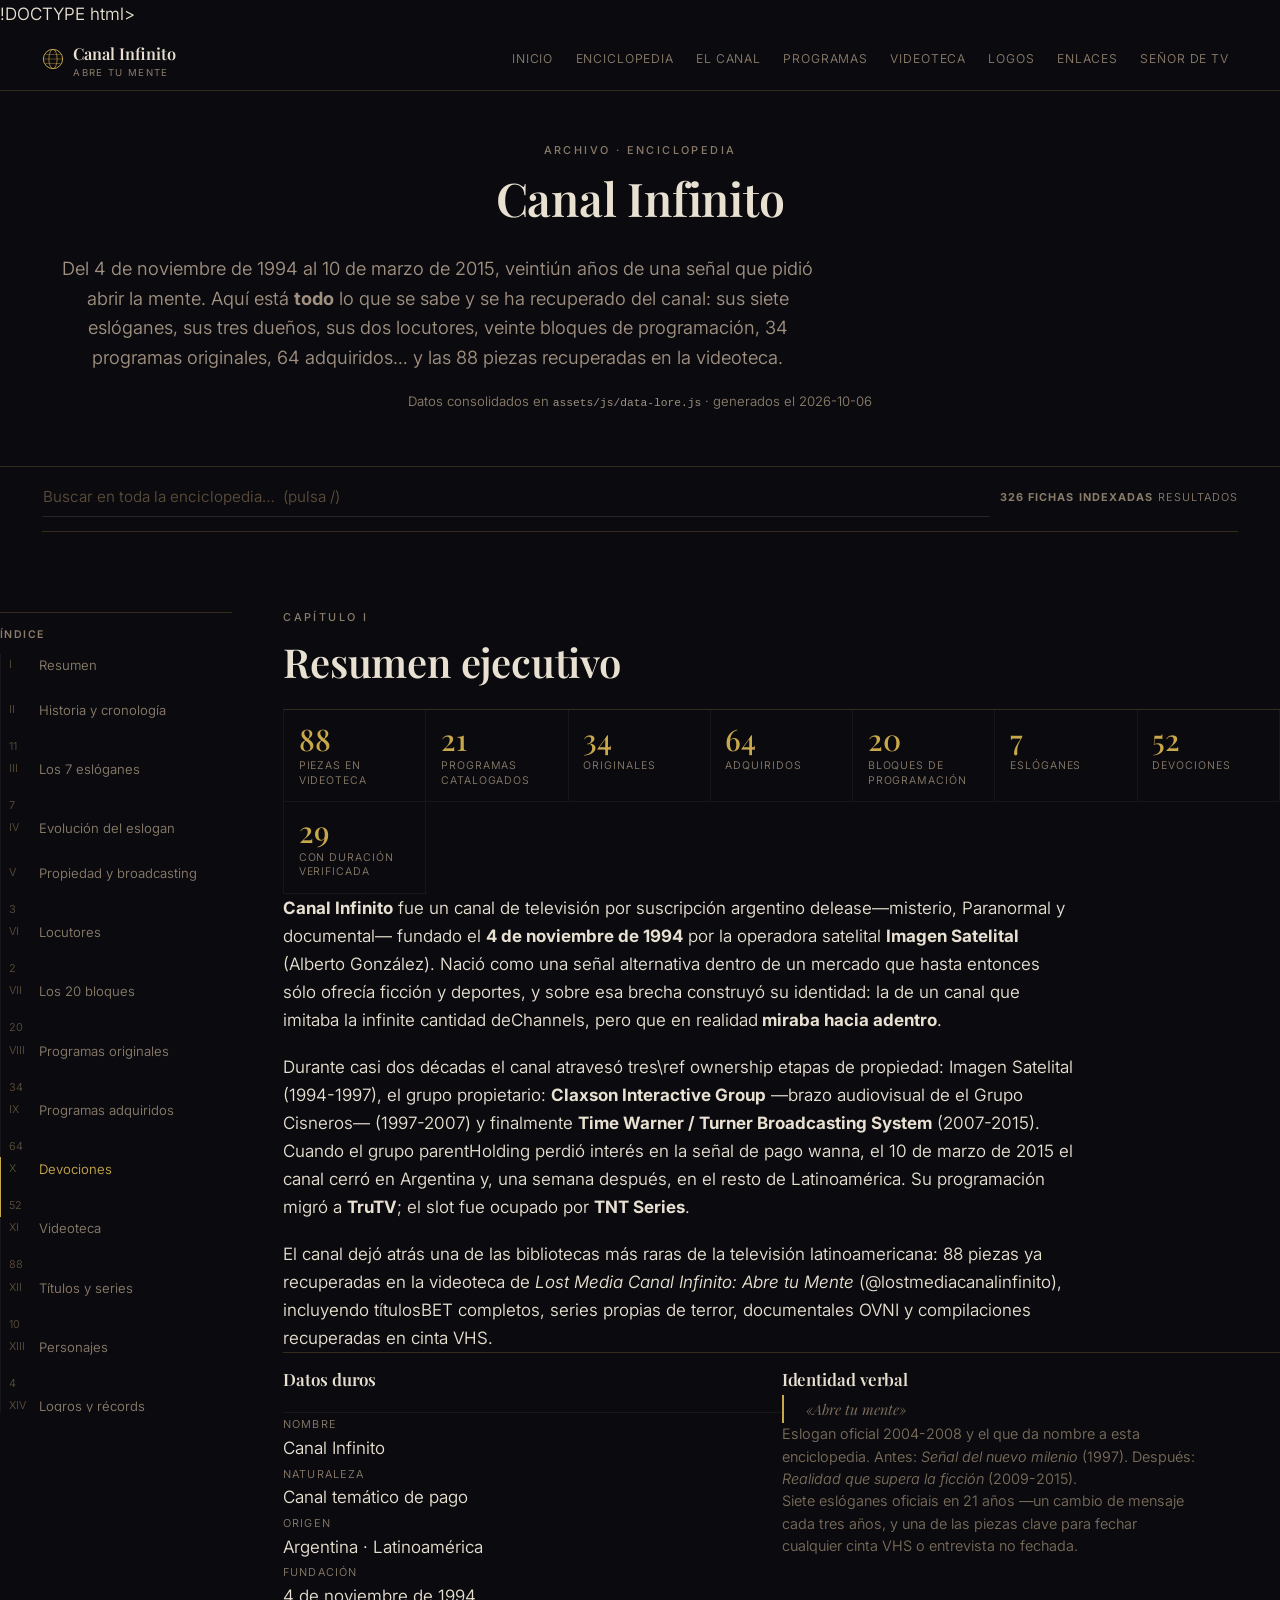
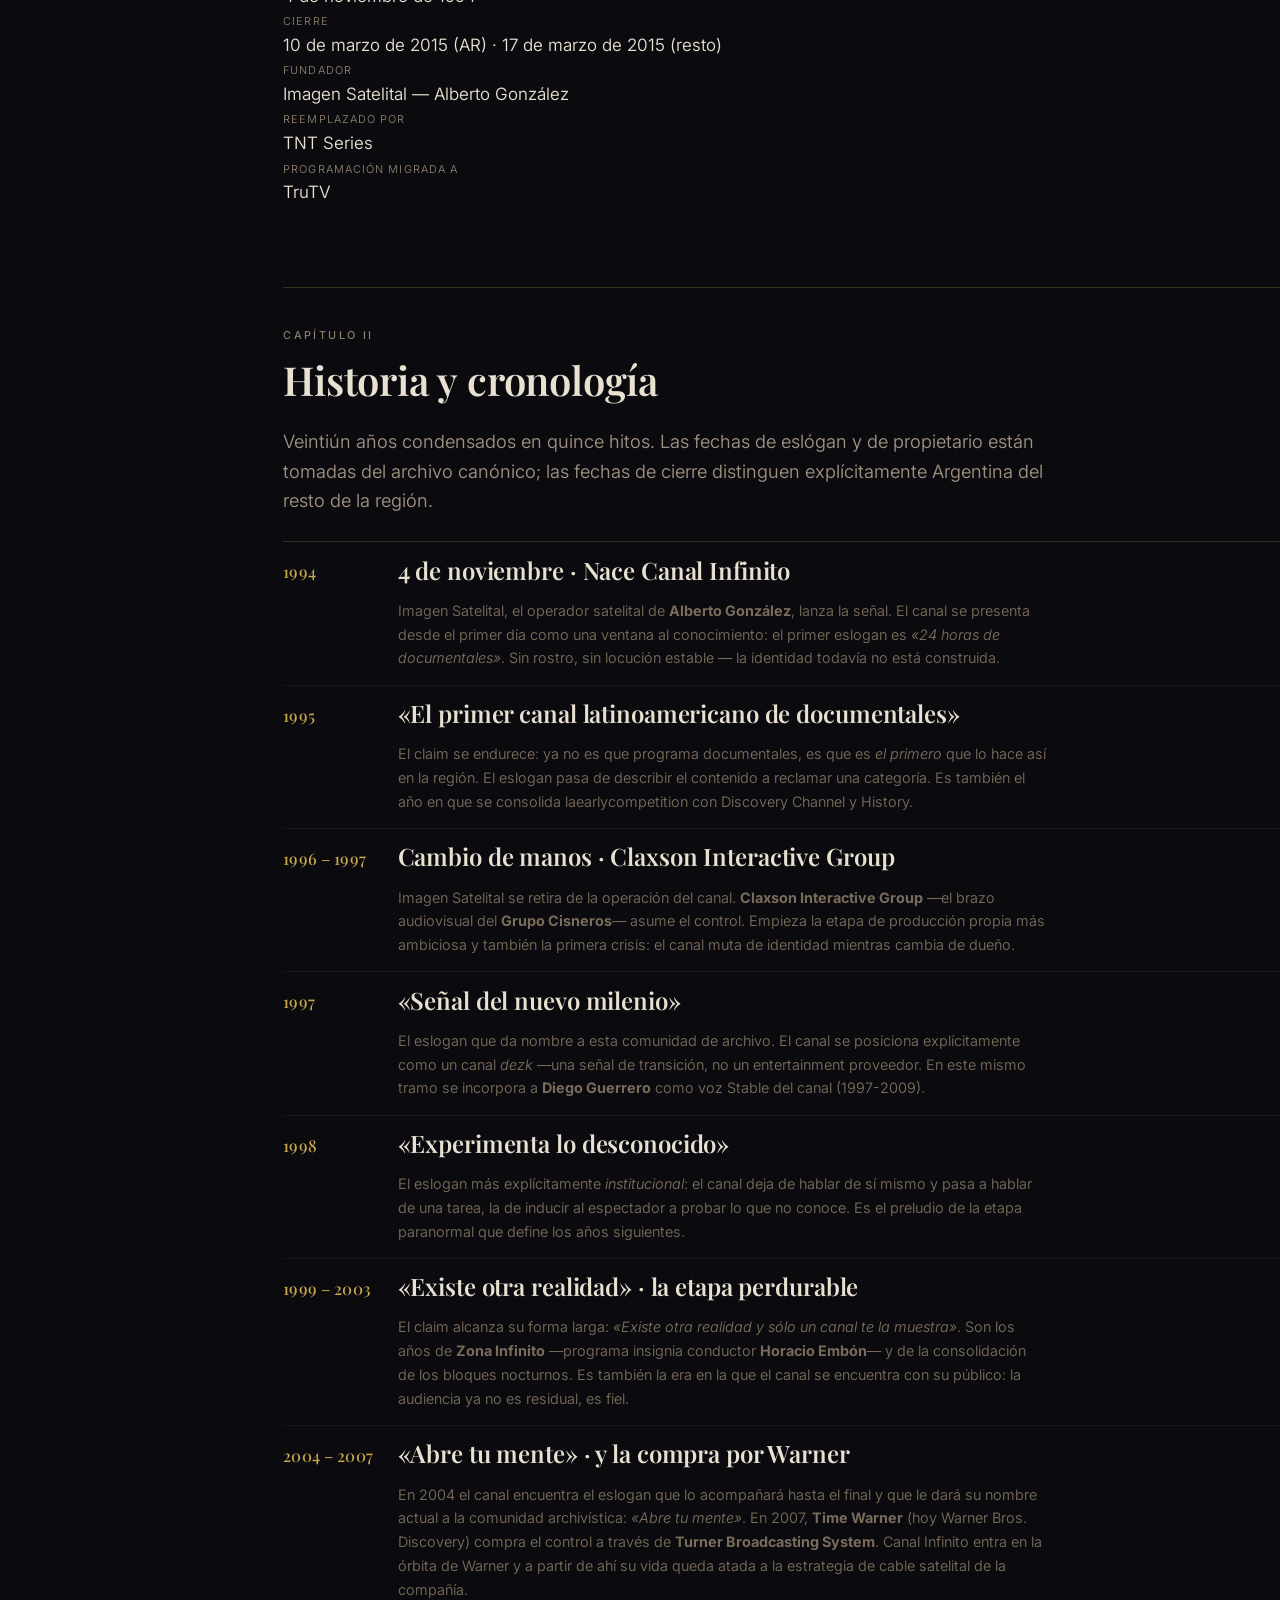
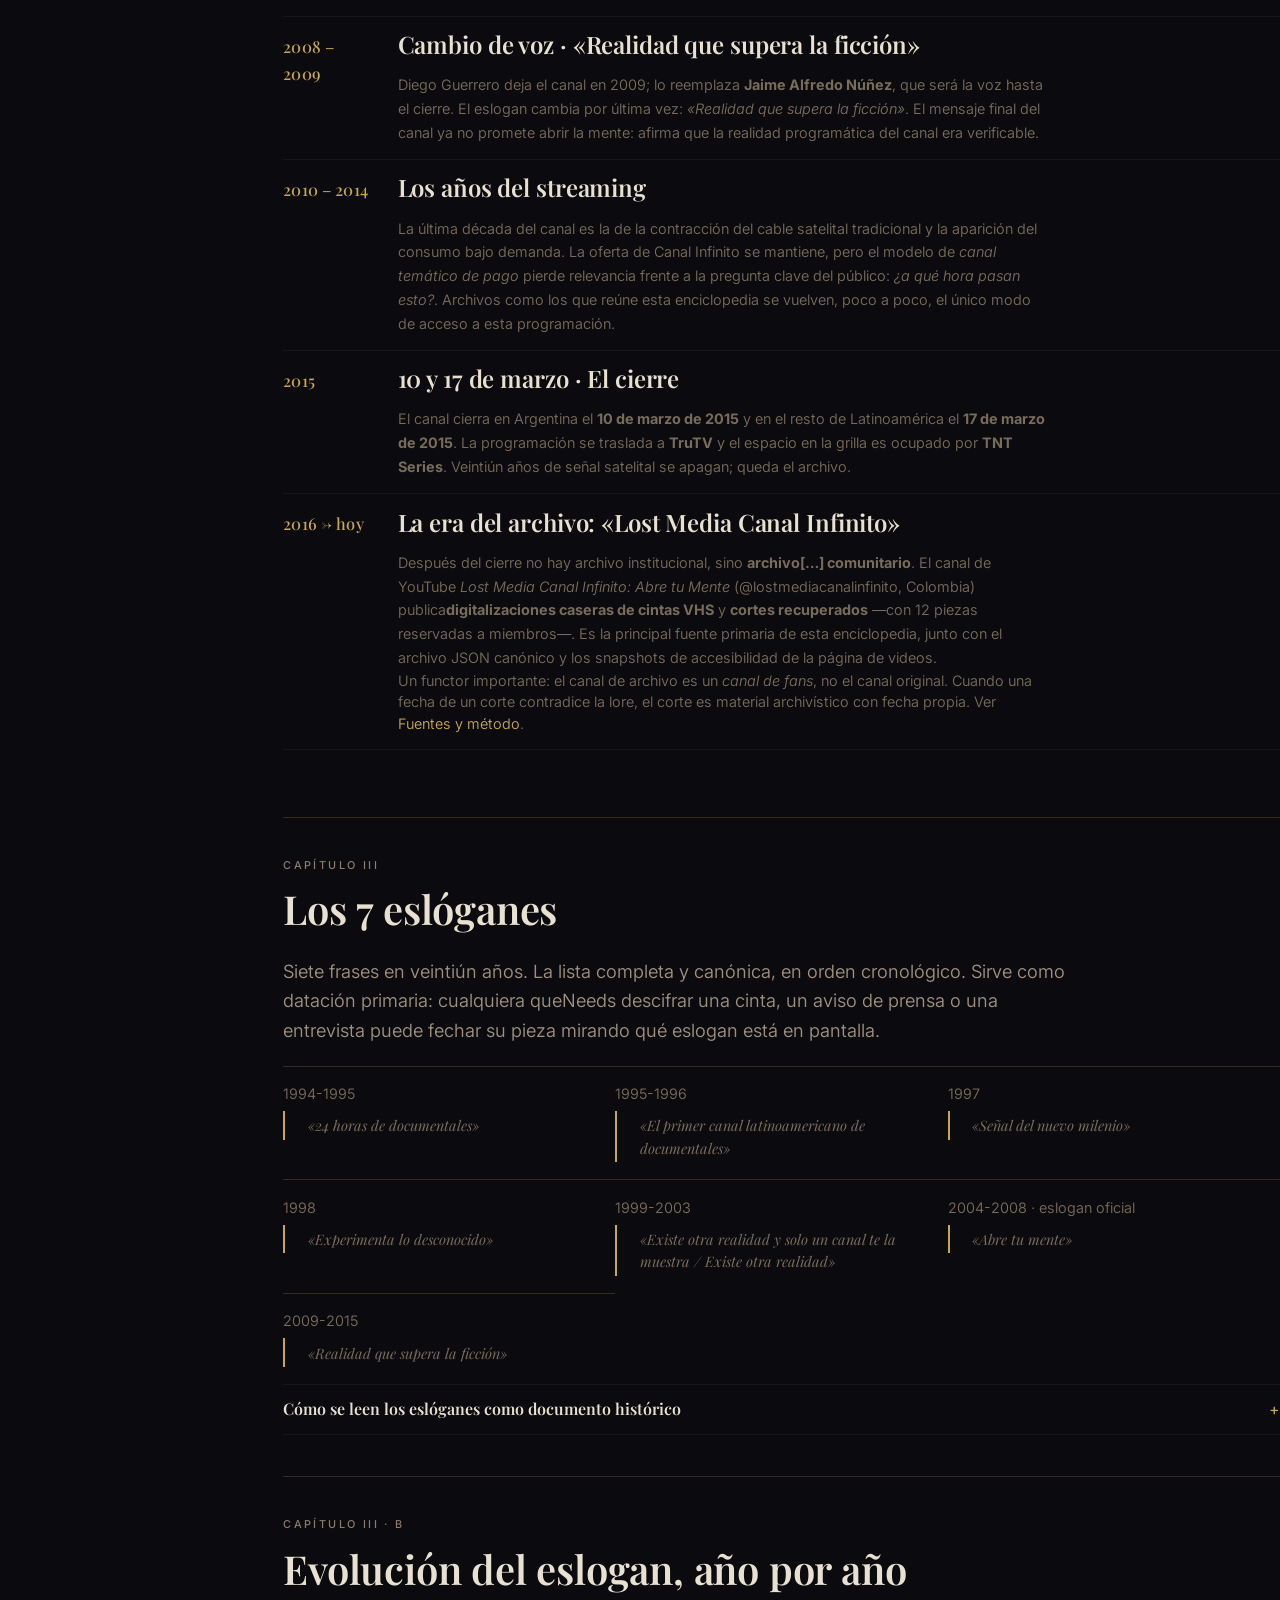
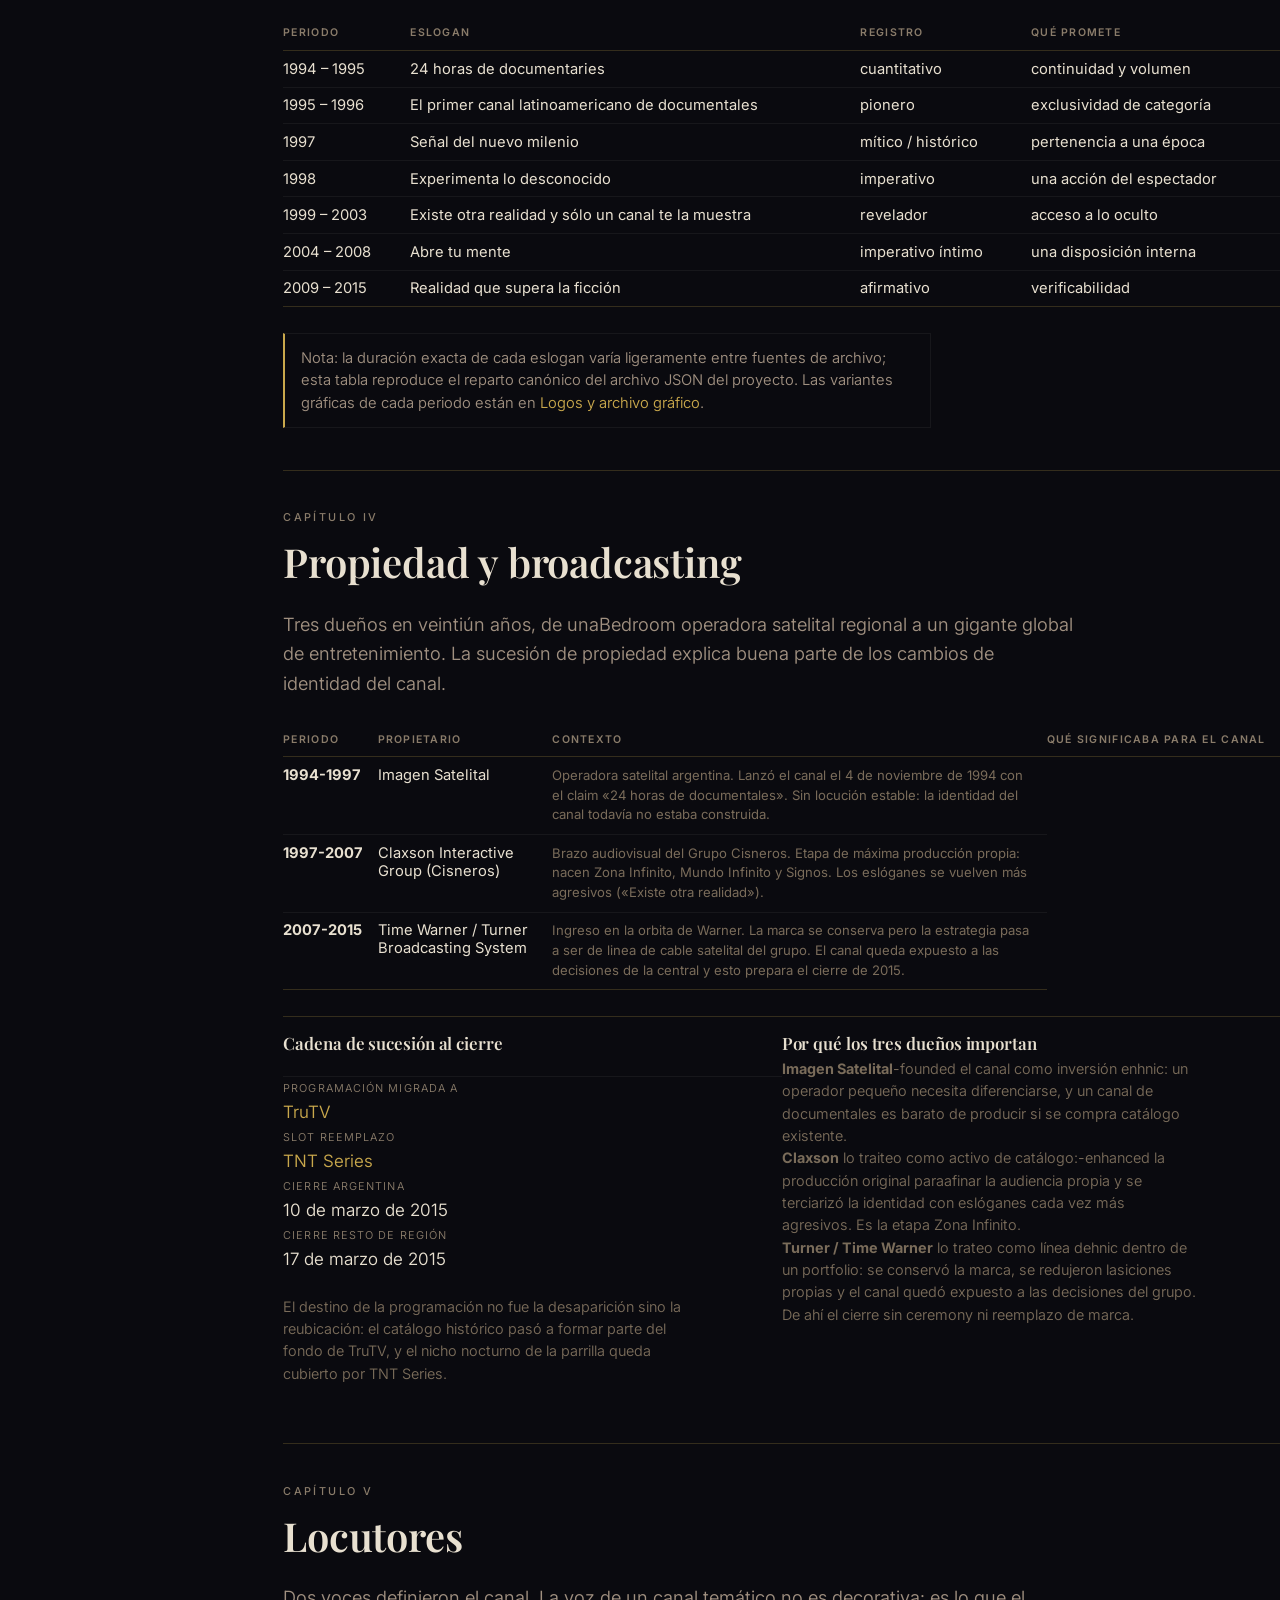
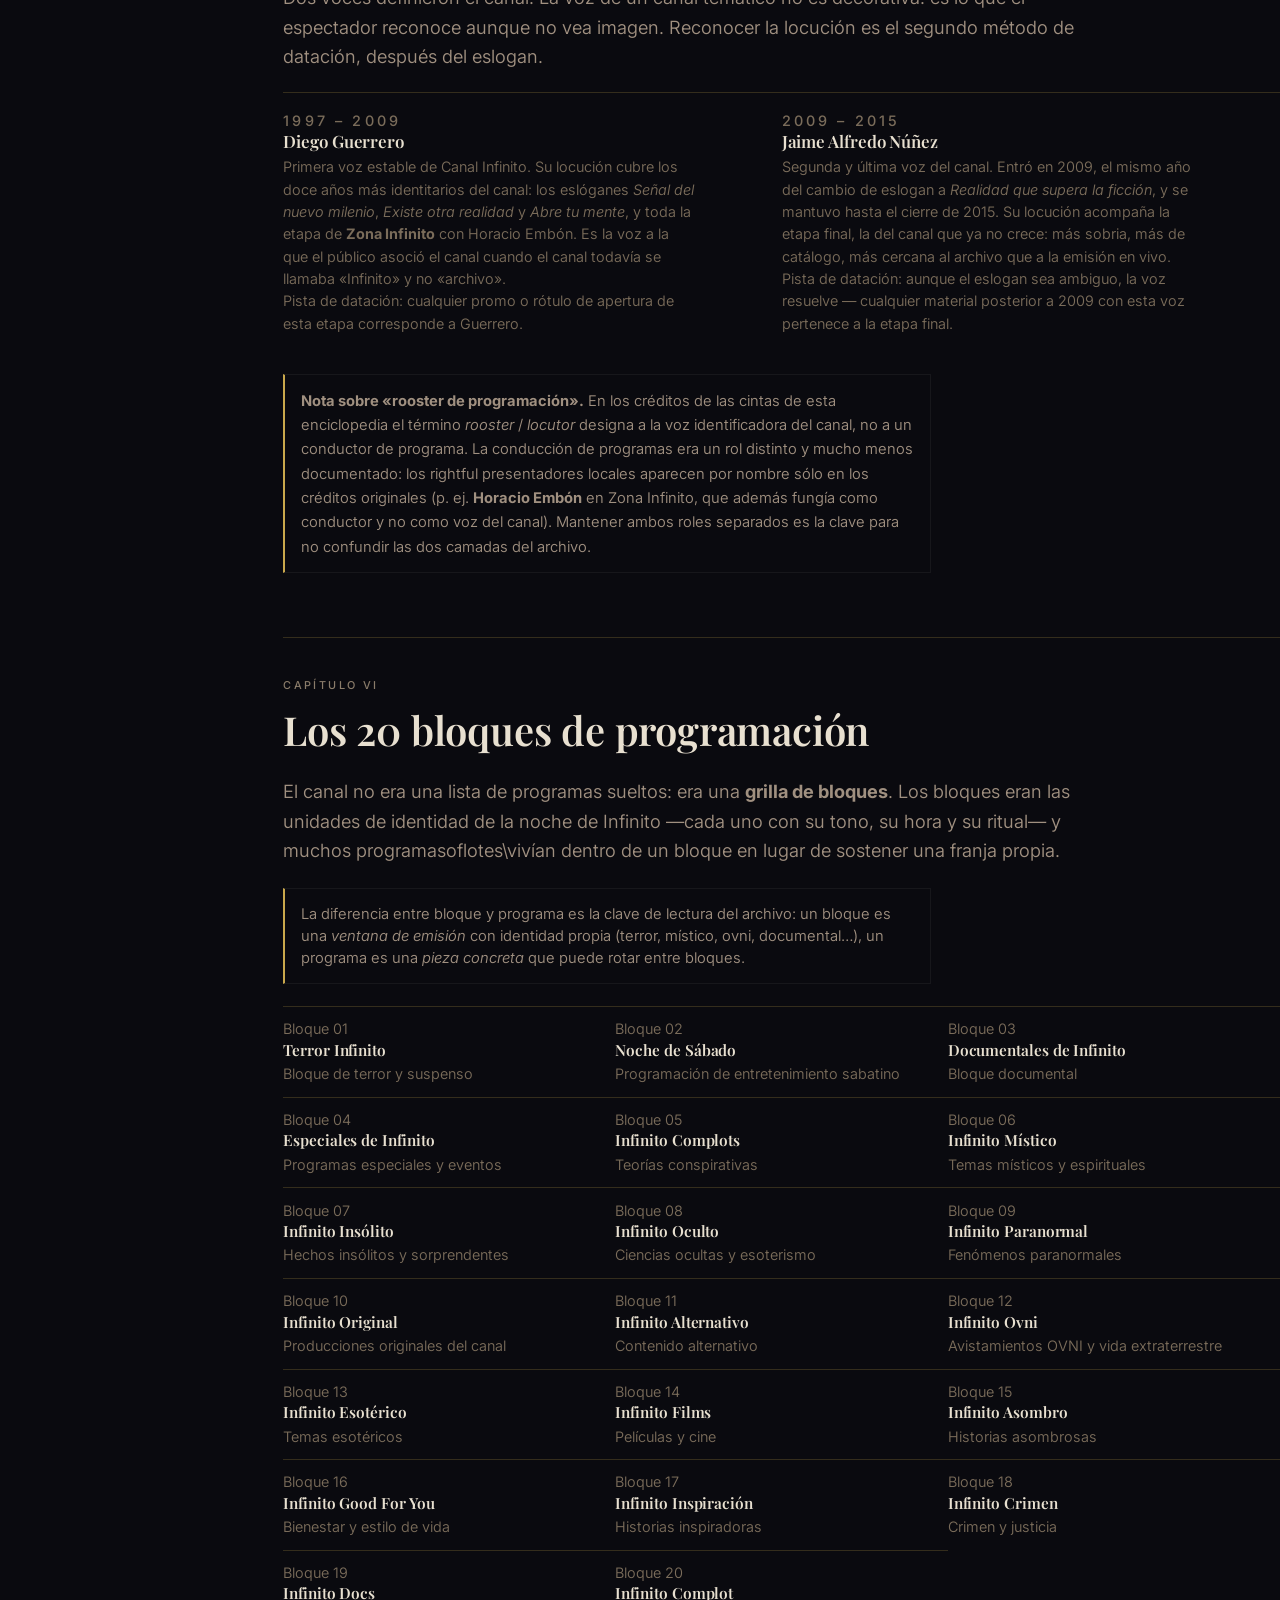
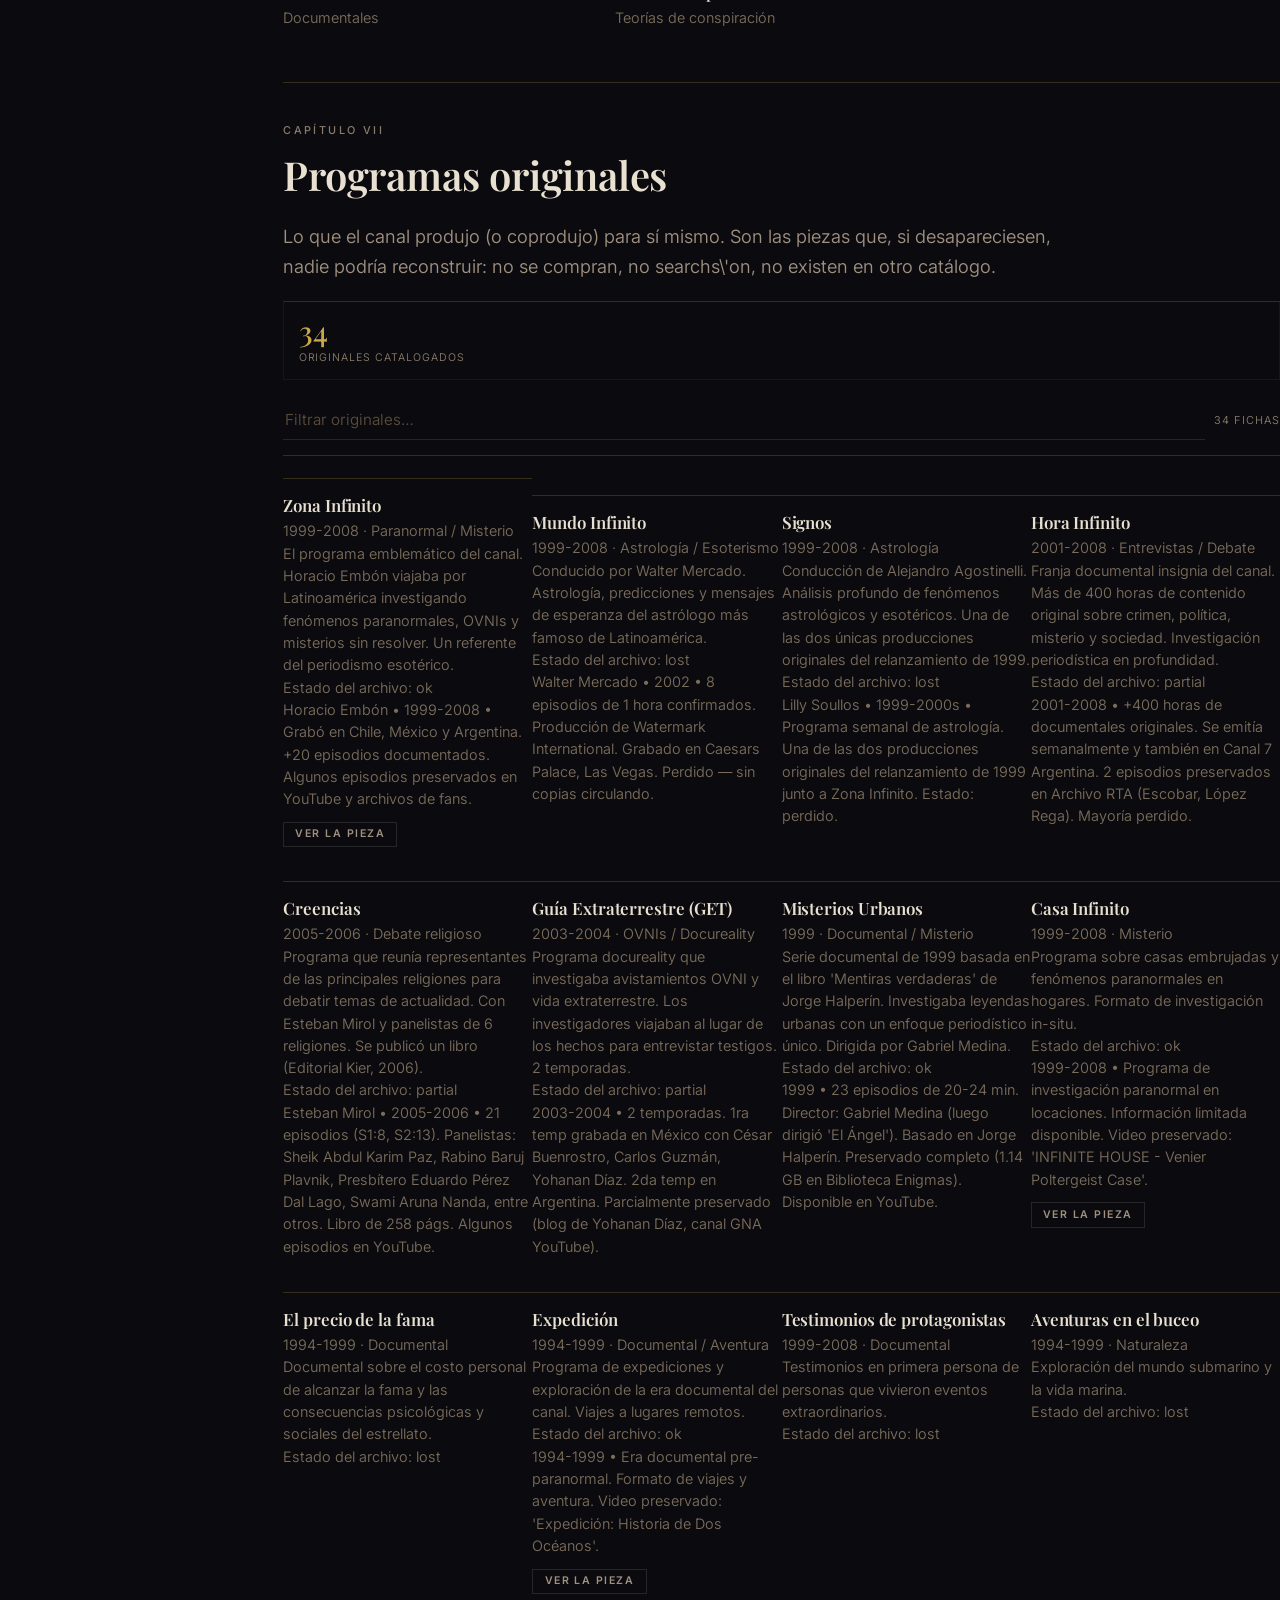
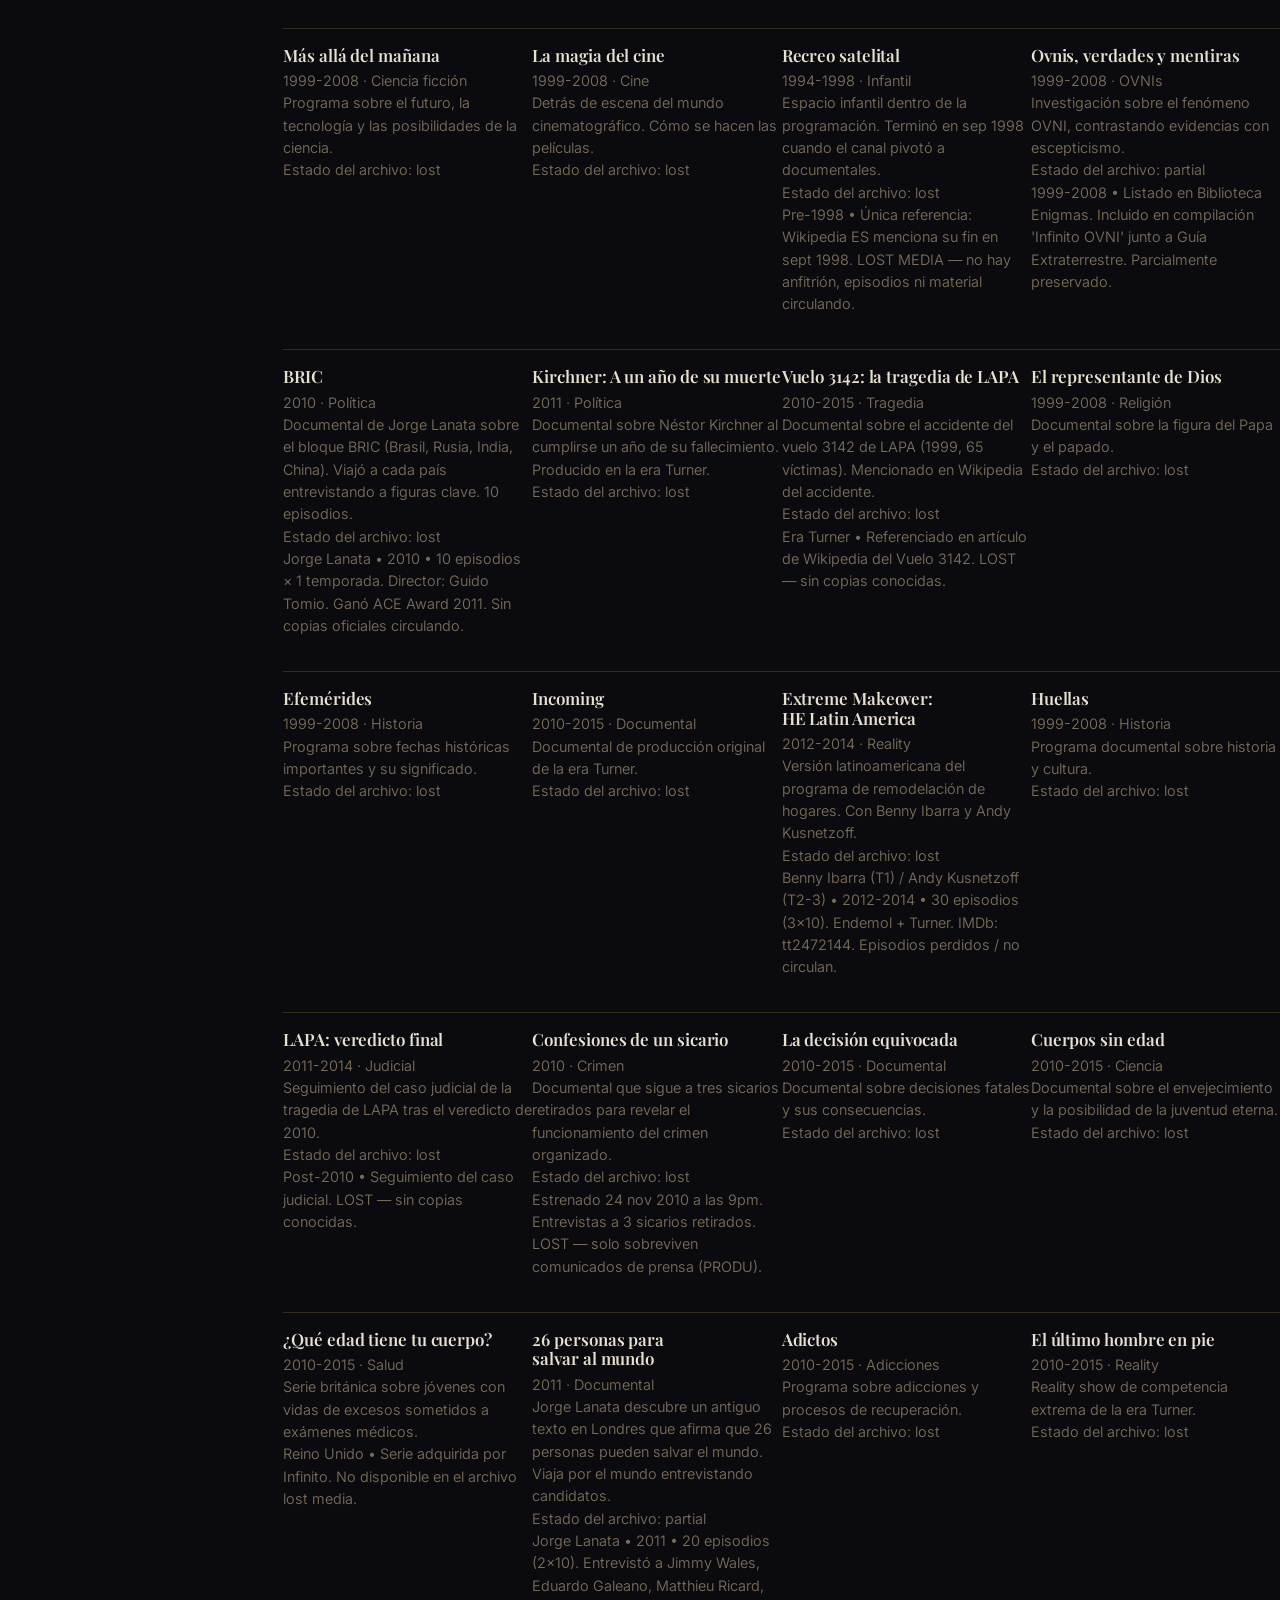
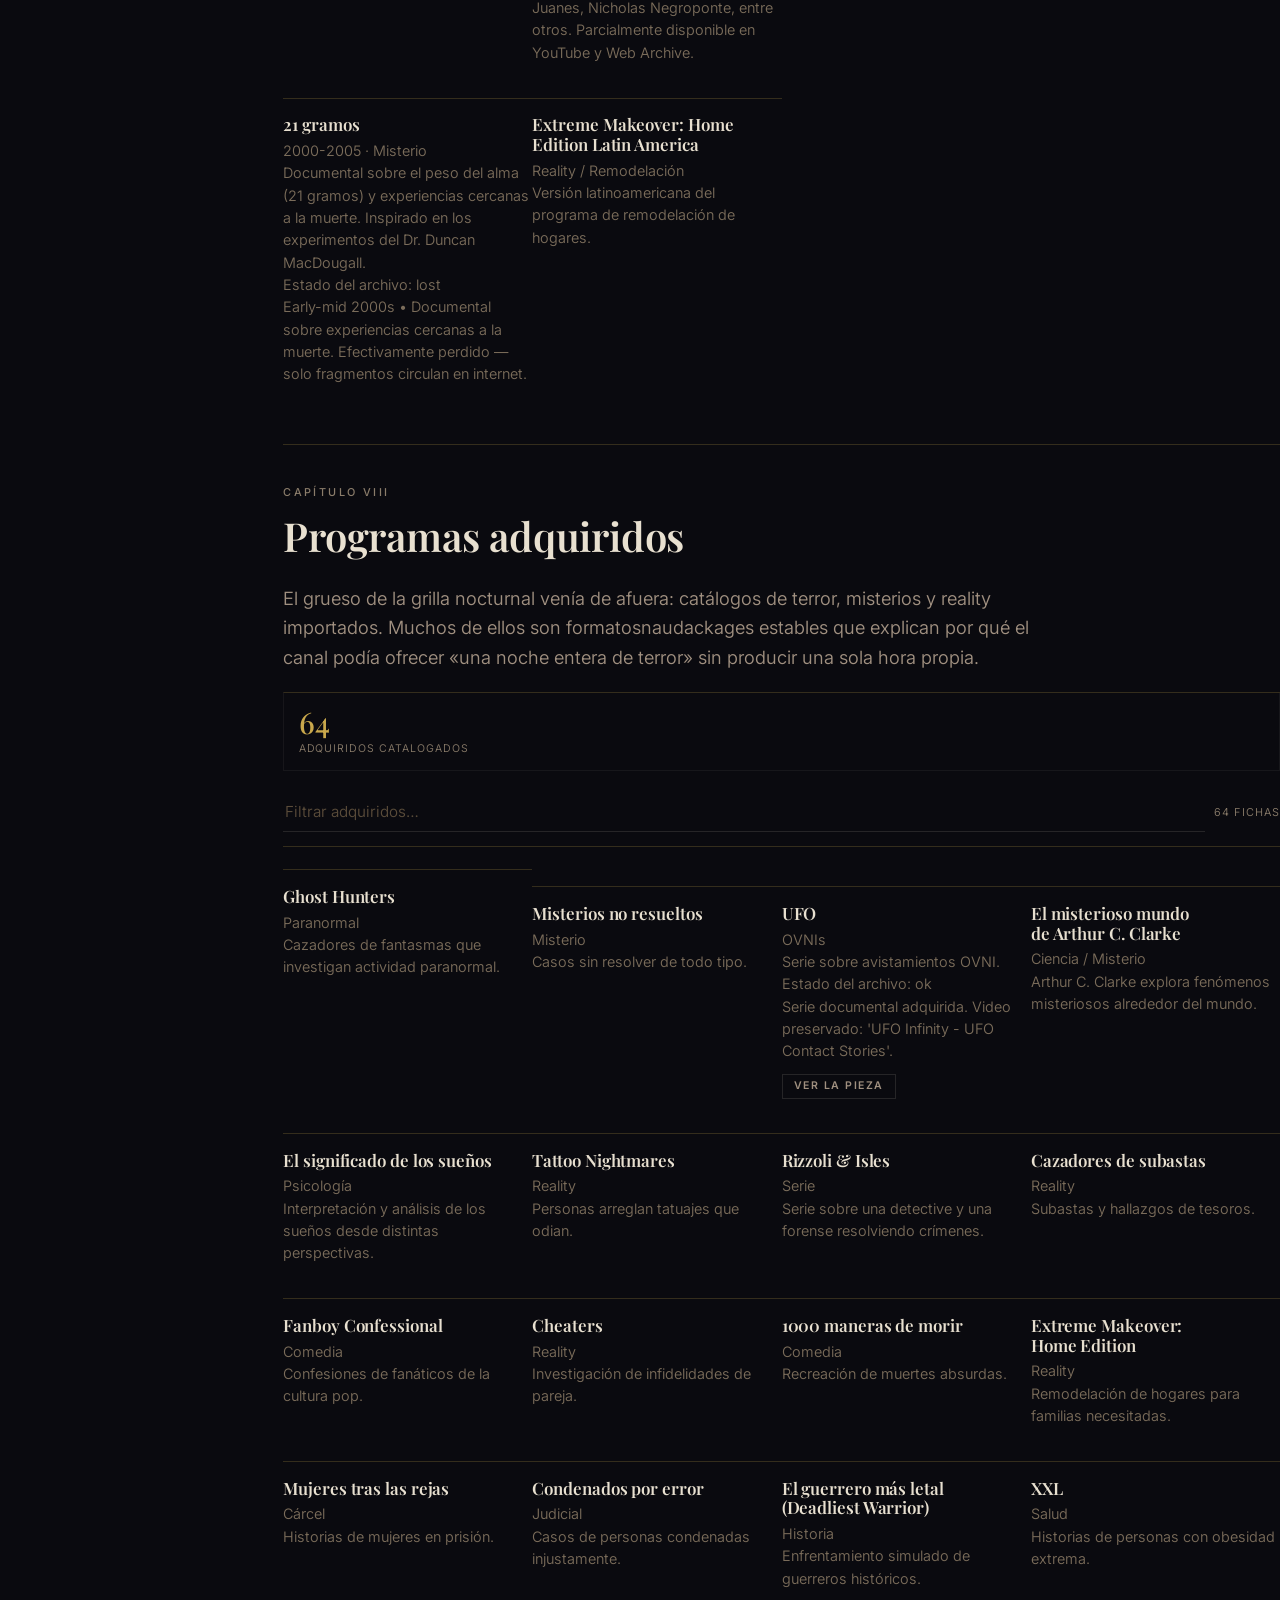
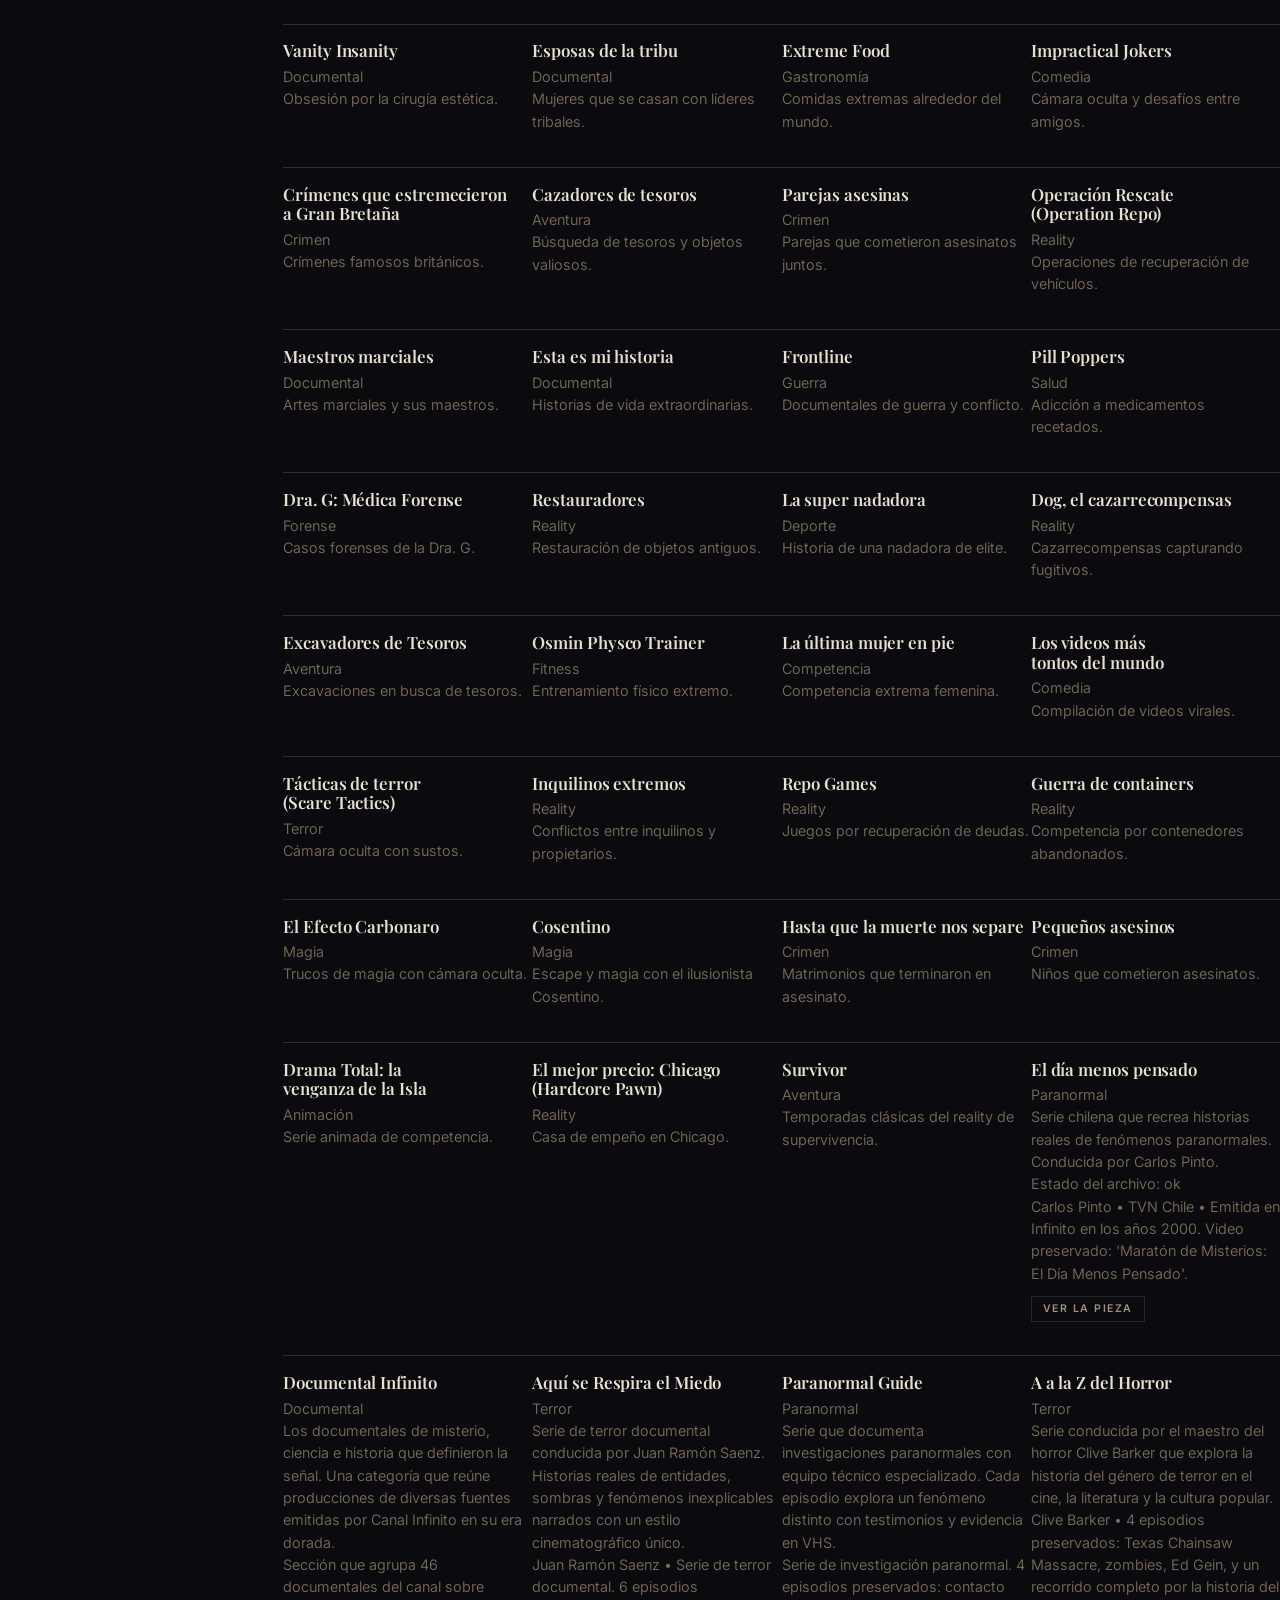
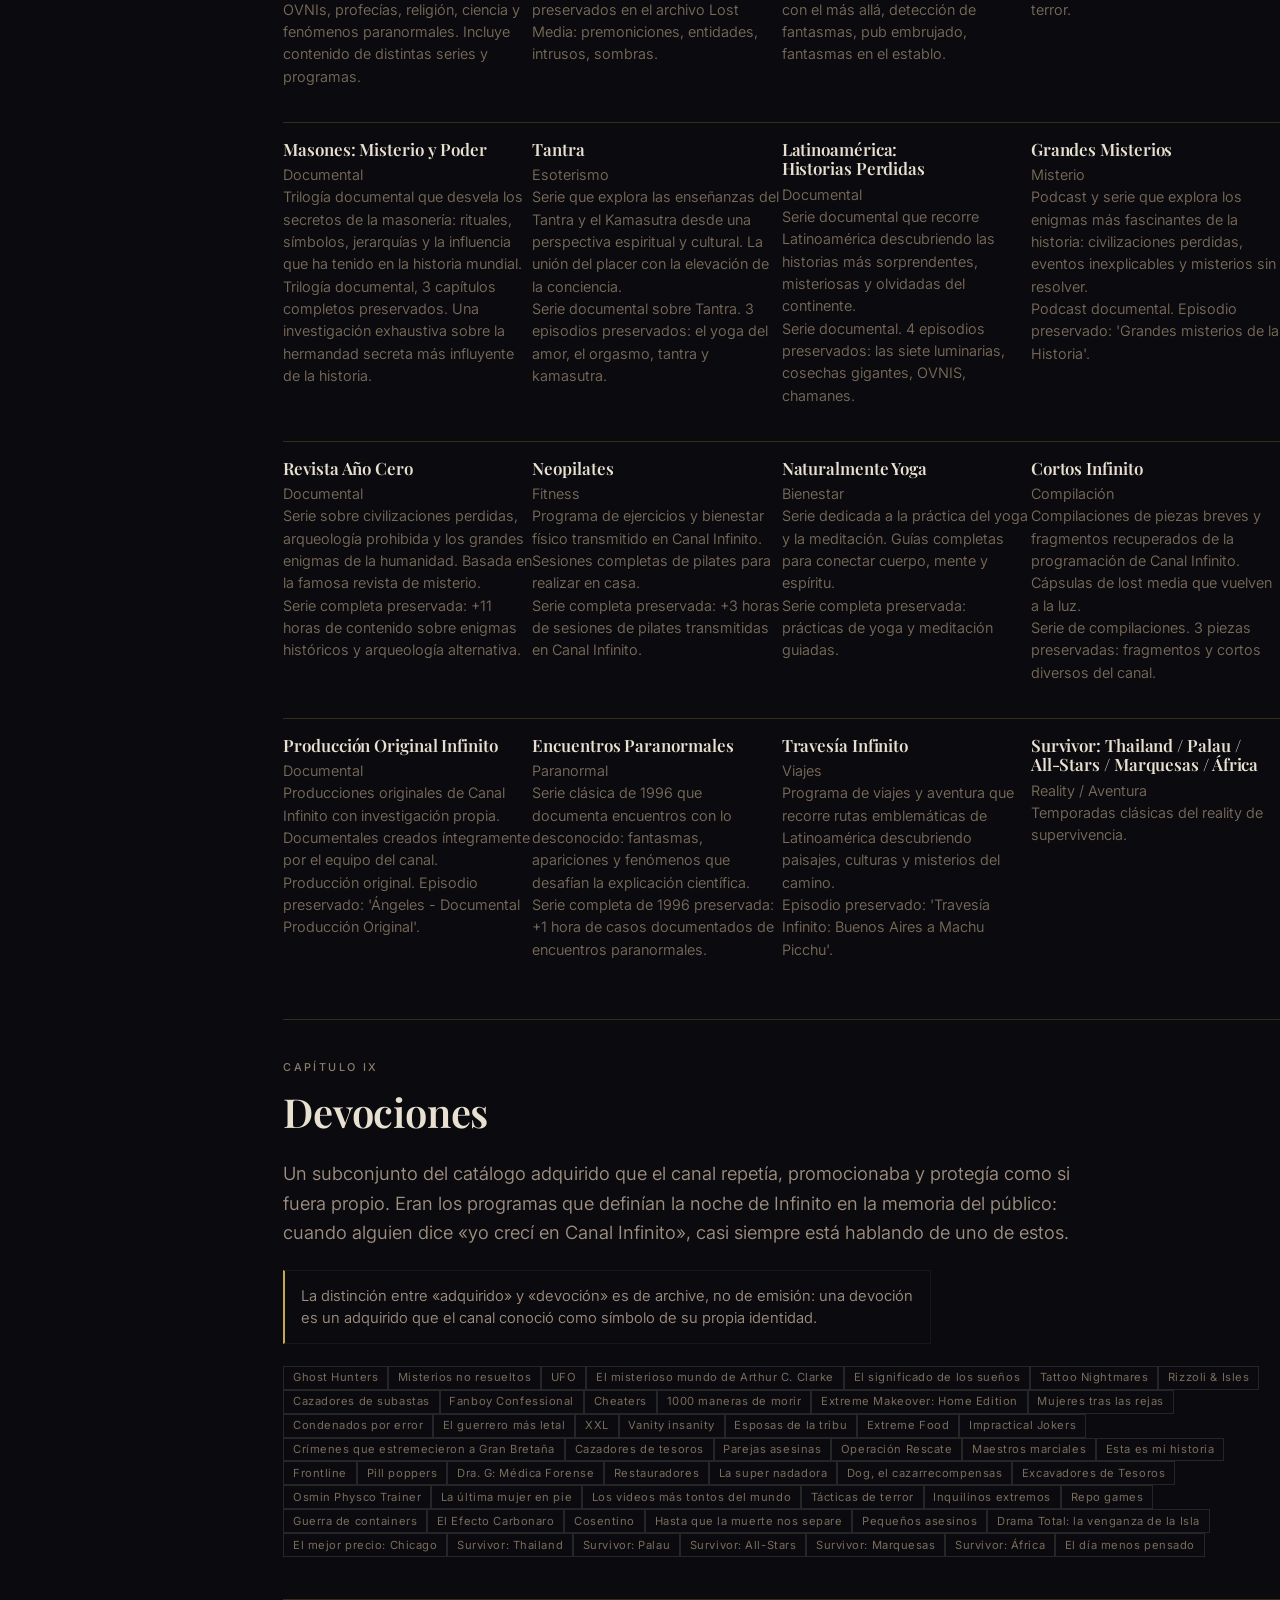
<file: enciclopedia.html>
!DOCTYPE html>
<html lang="es">
<head>
<meta charset="utf-8">
<meta name="viewport" content="width=device-width, initial-scale=1">
<title>Enciclopedia — Canal Infinito · Abre tu Mente</title>
<meta name="description" content="Enciclopedia completa de Canal Infinito (1994-2015): historia, 7 eslóganes, propiedad, locutores, 20 bloques de programación, programas originales y adquiridos, videoteca completa, personajes y glosario.">
<meta name="theme-color" content="#0a0a0f">
<link rel="icon" href="favicon.svg" type="image/svg+xml">
<meta property="og:type" content="website">
<meta property="og:title" content="Enciclopedia — Canal Infinito · Abre tu Mente">
<meta property="og:description" content="Todo el archivo de Canal Infinito en una sola enciclopedia: historia, eslóganes, programación, videoteca y glosario.">
<meta property="og:image" content="assets/img/og-cover.svg">
<link rel="preconnect" href="https://fonts.googleapis.com">
<link rel="preconnect" href="https://fonts.gstatic.com" crossorigin>
<link href="https://fonts.googleapis.com/css2?family=Playfair+Display:ital,wght@0,400..900;1,400..900&family=Inter:wght@300..700&display=swap" rel="stylesheet">
<link rel="stylesheet" href="assets/css/theme.css">
</head>
<body data-page="enciclopedia">
<a class="skip-link" href="#contenido">Saltar al contenido</a>
<div class="progress" aria-hidden="true"><span data-progress></span></div>
<div data-nav></div>

<main id="contenido">

  <!-- ═══════════ HERO ═══════════ -->
  <header class="hero hero--sm">
    <div class="wrap">
      <p class="kicker">Archivo · Enciclopedia</p>
      <h1>Canal Infinito</h1>
      <p class="lead">Del 4 de noviembre de 1994 al 10 de marzo de 2015, veintiún años de una señal que pidió abrir la mente. Aquí está <strong>todo</strong> lo que se sabe y se ha recuperado del canal: sus siete eslóganes, sus tres dueños, sus dos locutores, veinte bloques de programación, 34 programas originales, 64 adquiridos… y las <span data-stat="videos"></span> piezas recuperadas en la videoteca.</p>
      <p class="small faint">Datos consolidados en <code>assets/js/data-lore.js</code> · generados el <span data-meta="generado"></span></p>
    </div>
  </header>

  <!-- ═══════════ BUSCADOR GLOBAL ═══════════ -->
  <div class="wrap">
    <div class="searchbar searchbar--page">
      <label class="sr-only" for="q">Buscar en toda la enciclopedia</label>
      <input type="search" id="q" data-globalsearch placeholder="Buscar en toda la enciclopedia…  (pulsa /)" autocomplete="off">
      <span class="searchbar__count"><strong data-globalsearch-results>—</strong> resultados</span>
    </div>
  </div>

  <div class="wrap section">
    <div class="enc-layout">

      <!-- ═══════════ ÍNDICE / TOC ═══════════ -->
      <nav class="toc" aria-label="Índice de la enciclopedia">
        <h2>Índice</h2>
        <ol>
          <li><a href="#resumen">Resumen <span class="toc__count"></span></a></li>
          <li><a href="#cronologia">Historia y cronología <span class="toc__count"></span></a></li>
          <li><a href="#esloganes">Los 7 eslóganes <span class="toc__count"></span></a></li>
          <li><a href="#esloganes-historia">Evolución del eslogan <span class="toc__count"></span></a></li>
          <li><a href="#propiedad">Propiedad y broadcasting <span class="toc__count"></span></a></li>
          <li><a href="#locutores">Locutores <span class="toc__count"></span></a></li>
          <li><a href="#bloques">Los 20 bloques <span class="toc__count"></span></a></li>
          <li><a href="#originales">Programas originales <span class="toc__count"></span></a></li>
          <li><a href="#adquiridos">Programas adquiridos <span class="toc__count"></span></a></li>
          <li><a href="#devociones">Devociones <span class="toc__count"></span></a></li>
          <li><a href="#videoteca">Videoteca <span class="toc__count"></span></a></li>
          <li><a href="#series">Títulos y series <span class="toc__count"></span></a></li>
          <li><a href="#personajes">Personajes <span class="toc__count"></span></a></li>
          <li><a href="#logros">Logros y récords <span class="toc__count"></span></a></li>
          <li><a href="#legado">Legado y archivo <span class="toc__count"></span></a></li>
          <li><a href="#glosario">Glosario <span class="toc__count"></span></a></li>
          <li><a href="#fuentes">Fuentes y método <span class="toc__count"></span></a></li>
        </ol>
        <p class="small faint">Pulsa <kbd>/</kbd> para buscar.</p>
      </nav>

      <div class="enc-body">

        <!-- ═══════════ 1. RESUMEN ═══════════ -->
        <section class="enc-section" id="resumen" data-search="resumen canal infinidad plata resumen general">
          <p class="kicker">Capítulo I</p>
          <h2>Resumen ejecutivo</h2>

          <div class="stats" data-stats>
            <div class="stat"><b data-stat="videos">0</b><span>Piezas en videoteca</span></div>
            <div class="stat"><b data-stat="programas">0</b><span>Programas catalogados</span></div>
            <div class="stat"><b data-stat="originales">0</b><span>Originales</span></div>
            <div class="stat"><b data-stat="adquiridos">0</b><span>Adquiridos</span></div>
            <div class="stat"><b data-stat="bloques">0</b><span>Bloques de programación</span></div>
            <div class="stat"><b data-stat="esloganes">0</b><span>Eslóganes</span></div>
            <div class="stat"><b data-stat="devociones">0</b><span>Devociones</span></div>
            <div class="stat"><b data-stat="conDuracion">0</b><span>Con duración verificada</span></div>
          </div>

          <div class="prose">
            <p><strong>Canal Infinito</strong> fue un canal de televisión por suscripción argentino delease—misterio, Paranormal y documental— fundado el <strong>4 de noviembre de 1994</strong> por la operadora satelital <strong>Imagen Satelital</strong> (Alberto González). Nació como una señal alternativa dentro de un mercado que hasta entonces sólo ofrecía ficción y deportes, y sobre esa brecha construyó su identidad: la de un canal que imitaba la infinite cantidad deChannels, pero que en realidad<b> miraba hacia adentro</b>.</p>
            <p>Durante casi dos décadas el canal atravesó tres\ref ownership etapas de propiedad: Imagen Satelital (1994-1997), el grupo propietario: <strong>Claxson Interactive Group</strong> —brazo audiovisual de el Grupo Cisneros— (1997-2007) y finalmente <strong>Time Warner / Turner Broadcasting System</strong> (2007-2015). Cuando el grupo parentHolding perdió interés en la señal de pago wanna, el 10 de marzo de 2015 el canal cerró en Argentina y, una semana después, en el resto de Latinoamérica. Su programación migró a <strong>TruTV</strong>; el slot fue ocupado por <strong>TNT Series</strong>.</p>
            <p>El canal dejó atrás una de las bibliotecas más raras de la televisión latinoamericana: <span data-stat="videos"></span> piezas ya recuperadas en la videoteca de <em>Lost Media Canal Infinito: Abre tu Mente</em> (@lostmediacanalinfinito), incluyendo títulosBET completos, series propias de terror, documentales OVNI y compilaciones recuperadas en cinta VHS.</p>
          </div>

          <div class="grid-2">
            <div class="card">
              <h3 class="card__t">Datos duros</h3>
              <dl class="dl">
                <dt>Nombre</dt><dd>Canal Infinito</dd>
                <dt>Naturaleza</dt><dd>Canal temático de pago</dd>
                <dt>Origen</dt><dd>Argentina · Latinoamérica</dd>
                <dt>Fundación</dt><dd>4 de noviembre de 1994</dd>
                <dt>Cierre</dt><dd>10 de marzo de 2015 (AR) · 17 de marzo de 2015 (resto)</dd>
                <dt>Fundador</dt><dd>Imagen Satelital — Alberto González</dd>
                <dt>Reemplazado por</dt><dd>TNT Series</dd>
                <dt>Programación migrada a</dt><dd>TruTV</dd>
              </dl>
            </div>
            <div class="card">
              <h3 class="card__t">Identidad verbal</h3>
              <p class="quote">«Abre tu mente»</p>
              <p class="small muted">Eslogan oficial 2004-2008 y el que da nombre a esta enciclopedia. Antes: <em>Señal del nuevo milenio</em> (1997). Después: <em>Realidad que supera la ficción</em> (2009-2015).</p>
              <p class="small faint">Siete eslóganes oficiais en 21 años —un cambio de mensaje cada tres años, y una de las piezas clave para fechar cualquier cinta VHS o entrevista no fechada.</p>
            </div>
          </div>
        </section>

        <!-- ═══════════ 2. CRONOLOGÍA ═══════════ -->
        <section class="enc-section" id="cronologia" data-search="cronologia historia historia linea tiempo 1994 1995 1996 1997 1998 1999 2003 2004 2007 2008 2009 2015 fundacion cierre">
          <p class="kicker">Capítulo II</p>
          <h2>Historia y cronología</h2>
          <p class="lead">Veintiún años condensados en quince hitos. Las fechas de eslógan y de propietario están tomadas del archivo canónico; las fechas de cierre distinguen explícitamente Argentina del resto de la región.</p>

          <ol class="timeline">
            <li class="tl-item" data-search="1994 fundacion imagen satelital 24 horas documentales">
              <time>1994</time>
              <div>
                <h3>4 de noviembre · Nace Canal Infinito</h3>
                <p>Imagen Satelital, el operador satelital de <strong>Alberto González</strong>, lanza la señal. El canal se presenta desde el primer día como una ventana al conocimiento: el primer eslogan es <em>«24 horas de documentales»</em>. Sin rostro, sin locución estable — la identidad todavía no está construida.</p>
              </div>
            </li>
            <li class="tl-item" data-search="1995 primer canal latinoamericano documentales fundacion cia golin sara">
              <time>1995</time>
              <div>
                <h3>«El primer canal latinoamericano de documentales»</h3>
                <p>El claim se endurece: ya no es que programa documentales, es que es <em>el primero</em> que lo hace así en la región. El eslogan pasa de describir el contenido a reclamar una categoría. Es también el año en que se consolida laearlycompetition con Discovery Channel y History.</p>
              </div>
            </li>
            <li class="tl-item" data-search="1996 1997 claxson cisneros compra venta transicion estudio">
              <time>1996 – 1997</time>
              <div>
                <h3>Cambio de manos · Claxson Interactive Group</h3>
                <p>Imagen Satelital se retira de la operación del canal. <strong>Claxson Interactive Group</strong> —el brazo audiovisual del <strong>Grupo Cisneros</strong>— asume el control. Empieza la etapa de producción propia más ambiciosa y también la primera crisis: el canal muta de identidad mientras cambia de dueño.</p>
              </div>
            </li>
            <li class="tl-item" data-search="1997 senal nuevo milenio eslogan crisis programming">
              <time>1997</time>
              <div>
                <h3>«Señal del nuevo milenio»</h3>
                <p>El eslogan que da nombre a esta comunidad de archivo. El canal se posiciona explícitamente como un canal <em>dezk</em> —una señal de transición, no un entertainment proveedor. En este mismo tramo se incorpora a <strong>Diego Guerrero</strong> como voz Stable del canal (1997-2009).</p>
              </div>
            </li>
            <li class="tl-item" data-search="1998 experimenta lo desconocido eslogan transicionReceiver Experta lo desconocido">
              <time>1998</time>
              <div>
                <h3>«Experimenta lo desconocido»</h3>
                <p>El eslogan más explícitamente <em>institucional</em>: el canal deja de hablar de sí mismo y pasa a hablar de una tarea, la de inducir al espectador a probar lo que no conoce. Es el preludio de la etapa paranormal que define los años siguientes.</p>
              </div>
            </li>
            <li class="tl-item" data-search="1999 2000 2001 2002 2003 existe otra realidad zona infinito horacio embon emitiendo en vivo">
              <time>1999 – 2003</time>
              <div>
                <h3>«Existe otra realidad» · la etapa perdurable</h3>
                <p>El claim alcanza su forma larga: <em>«Existe otra realidad y sólo un canal te la muestra»</em>. Son los años de <strong>Zona Infinito</strong> —programa insignia conductor <strong>Horacio Embón</strong>— y de la consolidación de los bloques nocturnos. Es también la era en la que el canal se encuentra con su público: la audiencia ya no es residual, es fiel.</p>
              </div>
            </li>
            <li class="tl-item" data-search="2004 2005 2006 2007 2008 abre tu mente eslogan cambio giro dorado time warner 2007 compra turner">
              <time>2004 – 2007</time>
              <div>
                <h3>«Abre tu mente» · y la compra por Warner</h3>
                <p>En 2004 el canal encuentra el eslogan que lo acompañará hasta el final y que le dará su nombre actual a la comunidad archivística: <em>«Abre tu mente»</em>. En 2007, <strong>Time Warner</strong> (hoy Warner Bros. Discovery) compra el control a través de <strong>Turner Broadcasting System</strong>. Canal Infinito entra en la órbita de Warner y a partir de ahí su vida queda atada a la estrategia de cable satelital de la compañía.</p>
              </div>
            </li>
            <li class="tl-item" data-search="2008 2009 2010 jaime alfredo nunez nuevo locutor realidad que supera la ficcion eslogan cambio voz continuidad">
              <time>2008 – 2009</time>
              <div>
                <h3>Cambio de voz · «Realidad que supera la ficción»</h3>
                <p>Diego Guerrero deja el canal en 2009; lo reemplaza <strong>Jaime Alfredo Núñez</strong>, que será la voz hasta el cierre. El eslogan cambia por última vez: <em>«Realidad que supera la ficción»</em>. El mensaje final del canal ya no promete abrir la mente: afirma que la realidad programática del canal era verificable.</p>
              </div>
            </li>
            <li class="tl-item" data-search="2010 2011 2012 2013 2014 declive digital streaming finCable carte">
              <time>2010 – 2014</time>
              <div>
                <h3>Los años del streaming</h3>
                <p>La última década del canal es la de la contracción del cable satelital tradicional y la aparición del consumo bajo demanda. La oferta de Canal Infinito se mantiene, pero el modelo de <em>canal temático de pago</em> pierde relevancia frente a la pregunta clave del público: <em>¿a qué hora pasan esto?</em>. Archivos como los que reúne esta enciclopedia se vuelven, poco a poco, el único modo de acceso a esta programación.</p>
              </div>
            </li>
            <li class="tl-item" data-search="2015 cierre fechas 10 de marzo 17 de marzo trutv tnt series sucesion fin canal">
              <time>2015</time>
              <div>
                <h3>10 y 17 de marzo · El cierre</h3>
                <p>El canal cierra en Argentina el <strong>10 de marzo de 2015</strong> y en el resto de Latinoamérica el <strong>17 de marzo de 2015</strong>. La programación se traslada a <strong>TruTV</strong> y el espacio en la grilla es ocupado por <strong>TNT Series</strong>. Veintiún años de señal satelital se apagan; queda el archivo.</p>
              </div>
            </li>
            <li class="tl-item" data-search="2017 2020 2021 2022 2024 2025 2026 comunidad archivo lost media youtube recuperacion digitalizacion vhs riseperturas videos">
              <time>2016 → hoy</time>
              <div>
                <h3>La era del archivo: «Lost Media Canal Infinito»</h3>
                <p>Después del cierre no hay archivo institucional, sino <strong>archivo[…] comunitario</strong>. El canal de YouTube <em>Lost Media Canal Infinito: Abre tu Mente</em> (@lostmediacanalinfinito, Colombia) publica<strong>digitalizaciones caseras de cintas VHS</strong> y <strong>cortes recuperados</strong> —con <span data-stat="miembros"></span> piezas reservadas a miembros—. Es la principal fuente primaria de esta enciclopedia, junto con el archivo JSON canónico y los snapshots de accesibilidad de la página de videos.</p>
                <p class="small faint">Un functor importante: el canal de archivo es un <em>canal de fans</em>, no el canal original. Cuando una fecha de un corte contradice la lore, el corte es material archivístico con fecha propia. Ver <a href="#fuentes">Fuentes y método</a>.</p>
              </div>
            </li>
          </ol>
        </section>

        <!-- ═══════════ 3. ESLÓGANES ═══════════ -->
        <section class="enc-section" id="esloganes" data-search="esloganes lemas eslogan frase oficial clave publicitaria 24 horas documentales senal nuevo milenio abre tu mente exista otra realidad realidy fiction">
          <p class="kicker">Capítulo III</p>
          <h2>Los 7 eslóganes</h2>
          <p class="lead">Siete frases en veintiún años. La lista completa y canónica, en orden cronológico. Sirve como datación primaria: cualquiera queNeeds descifrar una cinta, un aviso de prensa o una entrevista puede fechar su pieza mirando qué eslogan está en pantalla.</p>

          <div class="grid-2" data-render="esloganes">
            <!-- render por app.js -->
          </div>

          <details class="acc">
            <summary>Cómo se leen los eslóganes como documento histórico</summary>
            <div class="acc__body prose">
              <p>La serie de eslóganes dibuja una curva ascendente de compromiso con el público. Los tres primeros (<em>24 horas de documentales</em>, <em>El primer canal latinoamericano de documentales</em>, <em>Señal del nuevo milenio</em>) describen el canal: qué emitía, en qué posición competía, a qué época histórica pertenecía. Los cuatro últimos (<em>Experimenta lo desconocido</em>, <em>Existe otra realidad…</em>, <em>Abre tu mente</em>, <em>Realidad que supera la ficción</em>) hablan <strong>desde</strong> el canal hacia el espectador: le piden algo. La progresión va de la descripción a la instrucción, y de la instrucción a la afirmación.</p>
              <p>Esa es exactamente la razón por la que dos de los eslóganes han sobrevivido en el imaginario archivístico: <em>Señal del nuevo milenio</em> porque nombra el momento histórico, y <em>Abre tu mente</em> porque nombra la <strong>actitud</strong>. La comunidad de archivo se autodestinó, con fanatismo, —incluido este sitio— eligió la segunda como nombre propio.</p>
            </div>
          </details>
        </section>

        <section class="enc-section" id="esloganes-historia" data-search="eslogan linea tiempo grafico carrusel historial cambio eslogan pantalla id">
          <p class="kicker">Capítulo III · b</p>
          <h2>Evolución del eslogan, año por año</h2>
          <div class="table-wrap">
            <table>
              <caption class="sr-only">Eslóganes de Canal Infinito por periodo</caption>
              <thead><tr><th scope="col">Periodo</th><th scope="col">Eslogan</th><th scope="col">Registro</th><th scope="col">Qué promete</th></tr></thead>
              <tbody>
                <tr><td>1994 – 1995</td><td>24 horas de documentaries</td><td>cuantitativo</td><td>continuidad y volumen</td></tr>
                <tr><td>1995 – 1996</td><td>El primer canal latinoamericano de documentales</td><td>pionero</td><td>exclusividad de categoría</td></tr>
                <tr><td>1997</td><td>Señal del nuevo milenio</td><td>mítico / histórico</td><td>pertenencia a una época</td></tr>
                <tr><td>1998</td><td>Experimenta lo desconocido</td><td>imperativo</td><td>una acción del espectador</td></tr>
                <tr><td>1999 – 2003</td><td>Existe otra realidad y sólo un canal te la muestra</td><td>revelador</td><td>acceso a lo oculto</td></tr>
                <tr><td>2004 – 2008</td><td>Abre tu mente</td><td>imperativo íntimo</td><td>una disposición interna</td></tr>
                <tr><td>2009 – 2015</td><td>Realidad que supera la ficción</td><td>afirmativo</td><td>verificabilidad</td></tr>
              </tbody>
            </table>
          </div>
          <p class="note small">Nota: la duración exacta de cada eslogan varía ligeramente entre fuentes de archivo; esta tabla reproduce el reparto canónico del archivo JSON del proyecto. Las variantes gráficas de cada periodo están en <a href="logos.html">Logos y archivo gráfico</a>.</p>
        </section>

        <!-- ═══════════ 4. PROPIEDAD ═══════════ -->
        <section class="enc-section" id="propiedad" data-search="propiedad dueñosdueños propietario imagen satelital claxson cisneros time warner turner tnt trutv ownership historia societaria">
          <p class="kicker">Capítulo IV</p>
          <h2>Propiedad y broadcasting</h2>
          <p class="lead">Tres dueños en veintiún años, de unaBedroom operadora satelital regional a un gigante global de entretenimiento. La sucesión de propiedad explica buena parte de los cambios de identidad del canal.</p>

          <div class="table-wrap">
            <table>
              <caption class="sr-only">Propietarios de Canal Infinito por periodo</caption>
              <thead><tr><th scope="col">Periodo</th><th scope="col">Propietario</th><th scope="col">Contexto</th><th scope="col">Qué significaba para el canal</th></tr></thead>
              <tbody data-render="propiedades">
                <!-- render por app.js -->
              </tbody>
            </table>
          </div>

          <div class="grid-2">
            <div class="card">
              <h3 class="card__t">Cadena de sucesión al cierre</h3>
              <dl class="dl">
                <dt>Programación migrada a</dt><dd><a href="https://www.trutv.com.ar/" rel="noopener">TruTV</a></dd>
                <dt>Slot reemplazo</dt><dd><a href="https://www.tntseries.com/" rel="noopener">TNT Series</a></dd>
                <dt>Cierre Argentina</dt><dd>10 de marzo de 2015</dd>
                <dt>Cierre resto de región</dt><dd>17 de marzo de 2015</dd>
              </dl>
              <p class="small muted">El destino de la programación no fue la desaparición sino la reubicación: el catálogo histórico pasó a formar parte del fondo de TruTV, y el nicho nocturno de la parrilla queda cubierto por TNT Series.</p>
            </div>
            <div class="card">
              <h3 class="card__t">Por qué los tres dueños importan</h3>
              <div class="prose">
                <p><strong>Imagen Satelital</strong>-founded el canal como inversión enhnic: un operador pequeño necesita diferenciarse, y un canal de documentales es barato de producir si se compra catálogo existente.</p>
                <p><strong>Claxson</strong> lo traiteo como activo de catálogo:-enhanced la producción original paraafinar la audiencia propia y se terciarizó la identidad con eslóganes cada vez más agresivos. Es la etapa Zona Infinito.</p>
                <p><strong>Turner / Time Warner</strong> lo trateo como línea dehnic dentro de un portfolio: se conservó la marca, se redujeron lasiciones propias y el canal quedó expuesto a las decisiones del grupo. De ahí el cierre sin ceremony ni reemplazo de marca.</p>
              </div>
            </div>
          </div>
        </section>

        <!-- ═══════════ 5. LOCUTORES ═══════════ -->
        <section class="enc-section" id="locutores" data-search="locutores voz off locución · Diego Guerrero Jaime Alfredo Núñez stable locutora sonido voz narrador presentador">
          <p class="kicker">Capítulo V</p>
          <h2>Locutores</h2>
          <p class="lead">Dos voces definieron el canal. La voz de un canal temático no es decorativa: es lo que el espectador reconoce aunque no vea imagen. Reconocer la locución es el segundo método de datación, después del eslogan.</p>

          <div class="grid-2">
            <article class="card" data-search="diego guerrero 1997 2009 primera voz locutor voz canal">
              <p class="kicker">1997 – 2009</p>
              <h3 class="card__t">Diego Guerrero</h3>
              <p>Primera voz estable de Canal Infinito. Su locución cubre los doce años más identitarios del canal: los eslóganes <em>Señal del nuevo milenio</em>, <em>Existe otra realidad</em> y <em>Abre tu mente</em>, y toda la etapa de <strong>Zona Infinito</strong> con Horacio Embón. Es la voz a la que el público asoció el canal cuando el canal todavía se llamaba «Infinito» y no «archivo».</p>
              <p class="small muted">Pista de datación: cualquier promo o rótulo de apertura de esta etapa corresponde a Guerrero.</p>
            </article>
            <article class="card" data-search="jaime alfredo nunez 2009 2015 segunda voz locutor voz canal cierre">
              <p class="kicker">2009 – 2015</p>
              <h3 class="card__t">Jaime Alfredo Núñez</h3>
              <p>Segunda y última voz del canal. Entró en 2009, el mismo año del cambio de eslogan a <em>Realidad que supera la ficción</em>, y se mantuvo hasta el cierre de 2015. Su locución acompaña la etapa final, la del canal que ya no crece: más sobria, más de catálogo, más cercana al archivo que a la emisión en vivo.</p>
              <p class="small muted">Pista de datación: aunque el eslogan sea ambiguo, la voz resuelve — cualquier material posterior a 2009 con esta voz pertenece a la etapa final.</p>
            </article>
          </div>

          <div class="note">
            <strong>Nota sobre «rooster de programación».</strong> En los créditos de las cintas de esta enciclopedia el término <em>rooster</em> / <em>locutor</em> designa a la voz identificadora del canal, no a un conductor de programa. La conducción de programas era un rol distinto y mucho menos documentado: los rightful presentadores locales aparecen por nombre sólo en los créditos originales (p. ej. <strong>Horacio Embón</strong> en Zona Infinito, que además fungía como conductor y no como voz del canal). Mantener ambos roles separados es la clave para no confundir las dos camadas del archivo.
          </div>
        </section>

        <!-- ═══════════ 6. BLOQUES ═══════════ -->
        <section class="enc-section" id="bloques" data-search="bloques programacion bloques nocturnos Terror Infinito Noche de Sabadoogrupacion programacion bloques horarios">
          <p class="kicker">Capítulo VI</p>
          <h2>Los 20 bloques de programación</h2>
          <p class="lead">El canal no era una lista de programas sueltos: era una <strong>grilla de bloques</strong>. Los bloques eran las unidades de identidad de la noche de Infinito —cada uno con su tono, su hora y su ritual— y muchos programasoflotes\<span class="nowrap">vivían dentro de un bloque en lugar de sostener una franja propia.</p>
          <div class="note small">La diferencia entre bloque y programa es la clave de lectura del archivo: un bloque es una <em>ventana de emisión</em> con identidad propia (terror, místico, ovni, documental…), un programa es una <em>pieza concreta</em> que puede rotar entre bloques.</div>

          <div class="grid-2" data-render="bloques">
            <!-- render por render-enciclopedia.js -->
          </div>
        </section>

        <!-- ═══════════ 7. ORIGINALES ═══════════ -->
        <section class="enc-section" id="originales" data-search="originales produccion propia programas originales investing emissiones">
          <p class="kicker">Capítulo VII</p>
          <h2>Programas originales</h2>
          <p class="lead">Lo que el canal produjo (o coprodujo) para sí mismo. Son las piezas que, si desapareciesen, nadie podría reconstruir: no se compran, no searchs\'on, no existen en otro catálogo.</p>
          <div class="stats stats--tight" data-stats>
            <div class="stat"><b data-stat="originales">0</b><span>Originales catalogados</span></div>
          </div>
          <div class="searchbar"><input type="search" placeholder="Filtrar originales…" data-list-search="originales" autocomplete="off"></div>
          <div class="grid-3" data-list="originales" data-columns="1">
            <!-- render por app.js -->
          </div>
        </section>

        <!-- ═══════════ 8. ADQUIRIDOS ═══════════ -->
        <section class="enc-section" id="adquiridos" data-search="adquiridos comprados series cartones CBS Discovery History National geographic HBO fox">
          <p class="kicker">Capítulo VIII</p>
          <h2>Programas adquiridos</h2>
          <p class="lead">El grueso de la grilla nocturnal venía de afuera: catálogos de terror, misterios y reality importados. Muchos de ellos son formatosnaudackages estables que explican por qué el canal podía ofrecer «una noche entera de terror» sin producir una sola hora propia.</p>
          <div class="stats stats--tight" data-stats>
            <div class="stat"><b data-stat="adquiridos">0</b><span>Adquiridos catalogados</span></div>
          </div>
          <div class="searchbar"><input type="search" placeholder="Filtrar adquiridos…" data-list-search="adquiridos" autocomplete="off"></div>
          <div class="grid-3" data-list="adquiridos" data-columns="1">
            <!-- render por app.js -->
          </div>
        </section>

        <!-- ═══════════ 9. DEVOCIONES ═══════════ -->
        <section class="enc-section" id="devociones" data-search="devociones fetish programas icónicos belovedProgramsIcon cult">
          <p class="kicker">Capítulo IX</p>
          <h2>Devociones</h2>
          <p class="lead">Un subconjunto del catálogo adquirido que el canal repetía, promocionaba y protegía como si fuera propio. Eran los programas que definían la noche de Infinito en la memoria del público: cuando alguien dice «yo crecí en Canal Infinito», casi siempre está hablando de uno de estos.</p>
          <div class="note small">La distinción entre «adquirido» y «devoción» es de archive, no de emisión: una devoción es un adquirido que el canal conoció como símbolo de su propia identidad.</div>
          <ul class="chips-wrap" data-render="devociones">
            <!-- render por render-enciclopedia.js -->
          </ul>
        </section>

        <!-- ═══════════ 10. VIDEOTECA ═══════════ -->
        <section class="enc-section" id="videoteca" data-search="videoteca videos youtube vhs recuperado rip lost mediaotecaEmbedded archivo video Watch">
          <p class="kicker">Capítulo X</p>
          <h2>Videoteca</h2>
          <p class="lead">El inventario completo de material recuperado y publicado por <em>Lost Media Canal Infinito: Abre tu Mente</em>. Filtra por programa, busca por título o etiqueta, o limita a las piezas reservadas a miembros. Cada tarjeta enlaza al reproductor individual del sitio.</p>
          <div class="stats stats--tight" data-stats>
            <div class="stat"><b data-stat="videos">0</b><span>Piezas totales</span></div>
            <div class="stat"><b data-stat="conDuracion">0</b><span>Con duración verificada</span></div>
            <div class="stat"><b data-stat="miembros">0</b><span>Solo para miembros</span></div>
          </div>
          <div data-videogrid></div>
        </section>

        <!-- ═══════════ 11. SERIES / TÍTULOSBET ═══════════ -->
        <section class="enc-section" id="series" data-search="series titulosBET titulosbet master piece masonesReturned masonic neopilates yoga aqui se respira el miedo fear is breathed fuera de ruta off the beaten path inFinito house casa infinto paranoid paranormal guide ufo infinity ovnis infinityDocumental seriesB">
          <p class="kicker">Capítulo XI</p>
          <h2>Títulos y series</h2>
          <p class="lead">Las piezas de larga duración. Cada una es un capítulo de la identidad del canal, y varias están presentes en la videoteca con más de un episodio, lo que permite al archivo reconstruir la escalera completa de cada una.</p>

          <div class="grid-2">
            <article class="card" data-search="masones mystery and power master piece chapter serie fretas">
              <h3 class="card__t">Freemasons: Mystery and Power / Masones: Misterio y Poder</h3>
              <p>Una serie documental en dos idiomas sobre la masonería: historia, simbolismo y poder real. Es el título más recovered del archivo y aparece con varios capítulos separados —incluidos los numerados como <em>Capítulo II</em> y <em>Capítulo III</em>—, lo que indica que la videoteca conserva la escalera casi completa. Se emite como pieza de bloque en la franja esoteric.</p>
              <p class="small muted"><span class="chip">Documental · esotérico</span> <span class="chip">Varios capítulos</span></p>
            </article>
            <article class="card" data-search="neopilates serie completa VHS horas">
              <h3 class="card__t">Neopilates — Serie Completa</h3>
              <p>Serie completa de <em>Neopilates</em>, el programa deIntroducción al <em>Pilates</em> reemitido por Infinito en su franja de salud y cuerpo. Es uno de los pocos casos del archivo en que una serie <strong>completa</strong> está disponible: la videoteca la lista como «serie completa», lo que la convierte en la pieza más larga del catálogo recuperado.</p>
              <p class="small muted"><span class="chip">Serie completa</span> <span class="chip">Salud</span></p>
            </article>
            <article class="card" data-search="naturalmente yoga serie completa vhsrip">
              <h3 class="card__t">Naturalmente Yoga</h3>
              <p>Serie completa de yoga, también marcada como «serie completa» en la videoteca. Comparte con <em>Neopilates</em> la lógica de programación del canal en su etapa de bienestar: un loan de práctica, no de espectáculo, reemitida en horarios de madrugada junto al terror.</p>
              <p class="small muted"><span class="chip">Serie completa</span> <span class="chip">Bienestar</span></p>
            </article>
            <article class="card" data-search="aqui se respira el miedo fear is breathed here fear breathes premonicion intruso sombras spawn regreso juan ramon saenz">
              <h3 class="card__t">Aquí se Respira el Miedo / Fear Is Breathed Here</h3>
              <p>La serie de terror psicológico del canal, y la que más episodios conserva el archivo: <em>Premonición</em> (con <strong>Juan Ramón Sáenz</strong>), <em>The Spawn</em>, <em>The Intruder</em>, <em>The Return</em> y <em>The Shadows</em>. Es el título bandera del bloque <strong>Infinito Films</strong> y el mejor ejemplo de cómo el canal construía continuidad con una sola serie: cada episodio es autónomo en la trama pero reconocible en el tono. Múltiples variantes de título en inglés y español sugieren dos temporadas o dos copias de la misma grabaciónar.</p>
              <p class="small muted"><span class="chip">Terror</span> <span class="chip">Múltiples episodios</span></p>
            </article>
            <article class="card" data-search="fuera de ruta off the beaten path chiapas chihuahua cultura chichimeca compilacion de cortos">
              <h3 class="card__t">Fuera de Ruta / Off the Beaten Path</h3>
              <p>Serie dereportajes de viaje a lugares poco convencionales, con un pie en México: <em>Chiapas</em> y <em>La Cultura Chichimeca (Chihuahua)</em>. Junto con la <em>Compilación de Cortos</em>, es el material documental más «de calle» del archivo —el contrapeso al bloque esotérico, donde el canal también mostraba lomundano que no aparece en ninguna otra parrilla.</p>
              <p class="small muted"><span class="chip">Documental de viaje</span> <span class="chip">Incluye México</span></p>
            </article>
            <article class="card" data-search="infinito house casa infinto poltergeist venier poltergeist rio tercero cordoba argentina caso">
              <h3 class="card__t">Infinito House / Casa Infinito</h3>
              <p>Formato de caso paranormalambientado en una casa real, con una hora larga y relato conductual. El archivo conserva un caso concreto: el <strong>poltergeist de Venier, Río Tercero, Córdoba (Argentina)</strong>. Es material de referencia porque el caso está documentado afuera —una de las pocas piezas del canal que puede cruzarse con fuentes reales sin depender de la sola narration del canal.</p>
              <p class="small muted"><span class="chip">Paranormal</span> <span class="chip">Caso verificable</span></p>
            </article>
            <article class="card" data-search="paranormal guide contact with the beyond ghost detection device haunted pub ghosts in the stable detectron">
              <h3 class="card__t">Paranormal Guide</h3>
              <p>Serie de fuera de serie en la que un instructor explica cómo <em>usar</em> equipo de detección paranormal, episode a episode: <em>Contact With the Beyond</em>, <em>Ghost Detection Device</em>, <em>Haunted Pub</em>, <em>Ghosts in the Stable</em>. Es la pieza más «didáctica» del paranormal del canal —medio de aventura: allí donde el resto del bloque narrativiza— y ocupa un lugar único en la videoteca porque concentra los episodios <em>solo para miembros</em>.</p>
              <p class="small muted"><span class="chip">Paranormal</span> <span class="chip">Varios solo miembros</span></p>
            </article>
            <article class="card" data-search="ufo infinity ufo contact stories ovnis contacto extraterrestreRecords">
              <h3 class="card__t">UFO Infinity</h3>
              <p>Serie dedicada a relatos de contacto OVNI, con un episodio largo a la vista —<em>UFO Contact Stories</em>— que ocupa el corazón del bloque <strong>Infinito Ovni</strong>. Se complementa en el archivo con material documental cercano: <em>OVNIS sobre Bogotá, Colombia</em>, un avistamiento con fecha concreta (11 de noviembre de 2024) y <em>¿Existe vida extraterrestre?</em>, ambos como VHS RIP.</p>
              <p class="small muted"><span class="chip">OVNI</span> <span class="chip">Incluye avistamientos fechados</span></p>
            </article>
            <article class="card" data-search="documentales de infinto el experimento philadelphia misterio de la primera navidad registros sumerios planeta x grandes misterios de la historia historia secreta de bogota">
              <h3 class="card__t">Documentales de Infinito</h3>
              <p>El catálogo documental propio del canal, y la mejor muestra de cómo el bloque <strong>Documentales de Infinito</strong> usaba Material histórico y conspirativo como material de portada: <em>El Experimento Filadelfia</em>, <em>El Misterio de la Primera Navidad</em>, <em>Registros Sumerios del Planeta X</em>, <em>Grandes Misterios de la Historia</em> y <em>La Historia Secreta de Bogotá</em>. Todos están en la videoteca como <em>VHS RIP</em>, lo que confirma que la vía de preservación real del archivo fue el formato de cassette, no el digital nativo.</p>
              <p class="small muted"><span class="chip">Documental histórico</span> <span class="chip">Conspirativo</span></p>
            </article>
            <article class="card" data-search="cortos del canal infinito compilacion cortorsCompilation compilacion de cortos parcialmente encontrados">
              <h3 class="card__t">Cortos del Canal Infinito</h3>
              <p>Compilaciones de piezas cortas rotuladas «parcialmente encontrados». El rótulo «parcialmente encontrado» es una convención del archivo de la comunidad —no del canal— y aparece tanto en <em>Cortos del Canal Infinito</em> como en <em>Cortos del Canal Infinito #2</em>. Sirven de recordatorio de que la videoteca documenta <em>lo recuperado</em>, no lo existente: entre el canal y el archivo hay una brecha conocida, no una ausencia.</p>
              <p class="small muted"><span class="chip">Parcialmente encontrado</span> <span class="chip">Compilación</span></p>
            </article>
          </div>
        </section>

        <!-- ═══════════ 12. PERSONAJES ═══════════ -->
        <section class="enc-section" id="personajes" data-search="personajes Conductores conductoras horacio embon walter mercado alejandro agostinelli juan ramon saenz presentadores VOCES">
          <p class="kicker">Capítulo XII</p>
          <h2>Personajes</h2>
          <p class="lead">Cuatro nombres que la comunidad asocia de forma inmediata con el canal. Ninguno es una locutor: los dos locutores son otros (ver Capítulo V) y estos son conductores y caras de programa. La distinción importa para datar y para atribuir.</p>

          <div class="grid-2">
            <article class="card" data-search="horacio embon zona infinto conductor 1999 2008 viajes latinoamerica">
              <p class="kicker">Zona Infinito · 1999 – 2008</p>
              <h3 class="card__t">Horacio Embón</h3>
              <p>El conductor de <strong>Zona Infinito</strong>, el programa insignia del canal y de su etapa más larga. Embón es la razón por la que «Zona Infinito» es synonym con «Canal Infinito» para buena parte del público: no era un bloque más, era la cara del canal. Su programa combinaba reportajesparanormales con viajes por Latinoamérica, y es el programa más citado tanto en el archivo como fuera de él. Las cintas de <em>Zona Infinito</em> son de las piezas más buscadas del archivo.</p>
              <p class="small muted">Relacionado: <a href="videoteca.html">videoteca</a> · el bloque <a href="#bloques">Infinito Original</a> en el que se.emitía.</p>
            </article>
            <article class="card" data-search="walter mercado mundo infinto conductor licuado esoterismo casa ideal">
              <p class="kicker">Mundo Infinito</p>
              <h3 class="card__t">Walter Mercado</h3>
              <p>Conductor de <strong>Mundo Infinito</strong>. Su historia es parte del lore porque el propio Mercado declaró haber encontrado en Canal Infinito su casa ideal de emisión: un canal que lo dejaba hablar de esoterismo durante años sin pedirle permiso. Es la relación más famosa entre el canal y una figura de la esotericidadmassCommunication, y explica por qué el bloque <strong>Infinito Místico</strong> tenía un tono tan específico —no era una compra de catálogo, era un espacio elegido por suBJ contenido.</p>
              <p class="small muted">Relacionado: el bloque <a href="#bloques">Infinito Místico</a>.</p>
            </article>
            <article class="card" data-search="alejandro agostinelli signos conductor adivinidadUM Signs clarividencia">
              <p class="kicker">Signos</p>
              <h3 class="card__t">Alejandro Agostinelli</h3>
              <p>Conductor de <strong>Signos</strong>, un programa sobre signos y señales —adivinación, clarividencia, señales de origen— que se.emitía en la franja más «algebraica-mística» del canal. Representa el tercer eje del triplete de conductores originales: Embón (parANORMAL/reportaje), Mercado (esotérico/folclore) y Agostinelli (signos/adivinación). Los tres cubrían, juntos, la práctica nocturna completa del canal.</p>
              <p class="small muted">Relacionado: el bloque <a href="#bloques">Infinito Alternativo</a>.</p>
            </article>
            <article class="card" data-search="juan ramon saenz aqui se respira el miedo premonicion advertencia actor personaje">
              <p class="kicker">Aquí se Respira el Miedo · Episodios</p>
              <h3 class="card__t">Juan Ramón Sáenz</h3>
              <p>El nombre propio más claramente recuperable del archivo de terror. Sáenz es el protagonista explícito del episodio <em>Premonición</em> de <strong>Aquí se Respira el Miedo</strong>, y su nombre figura en el propio título del video en la videoteca. Esto hace del episodio un caso aparte: es una de las pocas piezas donde el canal exponential un nombre propio en la base del título, lo que permite fechar y vincular el archivo con una persona concreta.</p>
              <p class="small muted">Relacionado: la serie completa en <a href="#series">Títulos y series</a> y los episodios en la <a href="#videoteca">videoteca</a>.</p>
            </article>
          </div>

          <div class="note small">No confundir: <strong>Diego Guerrero</strong> y <strong>Jaime Alfredo Núñez</strong> fueron las voces del canal (Capítulo V), no conductores de programa. Los cuatro nombres de este capítulo son conductores. La confusión entre capas es el error de datación más común en el archivo comunitario.</div>
        </section>

        <!-- ═══════════ 13. LOGROS ═══════════ -->
        <section class="enc-section" id="logros" data-search="logros records hitos cifras duracion 21 anos canales primer canal hartoRecords">
          <p class="kicker">Capítulo XIII</p>
          <h2>Logros y récords</h2>
          <ul class="prose prose--list">
            <li><strong>Primer canal latinoamericano de pago enteramente dedicado a loparanormal y el documental.</strong> El claim de 1995 puede oírse publicitario, pero es estructuralmente cierto para la región: no había un canal temático estable que mezclara ambas cosas.</li>
            <li><strong>Veintiún años de emisión ininterrumpida</strong> (1994 – 2015), con sólo tres cambios de propietario.</li>
            <li><strong>Consistencia de identidad en tres capas simultáneas</strong> —voz, eslogan y bloques— que mutate en sincronía: cada cambio de dueño vino acompañado de un cambio de mensaje, cada cambio de mensaje de una etapa reconocible.</li>
            <li><strong>Un sistema de bloques maduro</strong> de 20 unidades nocturnas, muchas de ellas reciclables entre sí (un mismo programa podía rotar entre bloques), lo que multiplicaba el catálogo efectivo sin multiplicar la compra.</li>
            <li><strong>Supervivencia archivística post-cierre</strong>: a diferencia de la mayoría de canales de pagoWer Regular cerrados, su catálogo no desapareció con la señal — se recuperó en VHS y se republicó en <a href="https://www.youtube.com/@lostmediacanalinfinito" rel="noopener">@lostmediacanalinfinito</a>.</li>
          </ul>
        </section>

        <!-- ═══════════ 14. LEGADO ═══════════ -->
        <section class="enc-section" id="legado" data-search="legado archivo comunidad lost media post cierre vhs digitalizacion rescate memoria cultura pop paranormal archivismo">
          <p class="kicker">Capítulo XIV</p>
          <h2>Legado y archivo</h2>
          <div class="prose">
            <p>Canal Infinito no dejóSuccessor institucional. Cerró sin continuidad de marca y su catálogo no pasó a un archivo público. Lo que quedó es un archivo <strong>comunitario y informal</strong> —cintas VHS, capturas de emisión, cortes de compilación— que durante años fue el único acceso posible a esta programación, y que sigue siendo hoy la fuente primaria de casi todo lo que esta enciclopedia documenta.</p>
            <p>Ese archivo tiene un sesgo que conviene declarar: el archivoDigits no refleja <em>la emisión</em> del canal sino <em>lo que sobrevivió y se quiso recuperar</em>. Hay tres asimetrías que explican casi todas las ausencias:</p>
            <ol class="prose prose--list">
              <li><strong>El sesgo del blocks.</strong> Se recuperó lo que se pudo copiar y subir —documentales, series de terror, OVNI, esoterismo— pero casi nada del horario de día y de la franja de reality, que es material de peor copia y peor interés archivístico.</li>
              <li><strong>El sesgo del formato.</strong> Prácticamente todo lo que sobrevive está marcado <em>VHS RIP</em>. Es decir: la preservación real ocurrió por la vía del cassette y no de la emisión digital, lo que impone límites de calidad, de duración y de metadatos (de ahí que <span data-stat="conDuracion"></span> de las <span data-stat="videos"></span> piezas tengan duración verificada).</li>
              <li><strong>El sesgo del acceso.</strong> <span data-stat="miembros"></span> piezas del catálogo están reservadas a miembros del canal de archivo. El inventario es público; el contenido no siempre. La videoteca marca esas piezas explícitamente en lugar de ocultarlas.</li>
            </ol>
            <p>Declarar el sesgo es parte del método. Una enciclopedia que presentara este archivo como <em>la</em> programación del canal estaría mintiendo por omisión.</p>
          </div>
          <div class="grid-3">
            <div class="card card--sm"><h3 class="card__t">Vías de acceso</h3><ul class="prose prose--list small"><li><a href="https://www.youtube.com/@lostmediacanalinfinito" rel="noopener">@lostmediacanalinfinito</a> — canal de archivo</li><li><a href="https://www.youtube.com/@lostmediacanalinfinito/videos" rel="noopener">Lista completa de videos</a></li><li><a href="http://elrinconparanormal.blogspot.com/" rel="noopener">El Rincón Paranormal</a> — blog asociado</li></ul></div>
            <div class="card card--sm"><h3 class="card__t">Destino de la programación</h3><ul class="prose prose--list small"><li><a href="https://www.trutv.com.ar/" rel="noopener">TruTV</a> — heredó la grilla</li><li><a href="https://www.tntseries.com/" rel="noopener">TNT Series</a> — ocupó el slot</li></ul></div>
            <div class="card card--sm"><h3 class="card__t">Ver también</h3><ul class="prose prose--list small"><li><a href="logos.html">Logos y archivo gráfico</a></li><li><a href="enlaces.html">Enlaces y canales relacionados</a></li><li><a href="videoteca.html">Videoteca completa</a></li></ul></div>
          </div>
        </section>

        <!-- ═══════════ 15. GLOSARIO ═══════════ -->
        <section class="enc-section" id="glosario" data-search="glosario terminos definiciones vocabulario jerga archivo perdida media lost media rip vhs rip memberOut channel programacion bloque locals">
          <p class="kicker">Capítulo XV</p>
          <h2>Glosario</h2>
          <p class="lead">Términos técnicos y de archivo. Esta sección es la que hace falta cuando se lee una ficha de videoteca: casi todas las etiquetas en inglés no son títulos, son convenciones de recuperación.</p>
          <div class="table-wrap">
            <table>
              <caption class="sr-only">Glosario de términos de archivo y emisión</caption>
              <thead><tr><th scope="col">Término</th><th scope="col">Definición</th></tr></thead>
              <tbody>
                <tr data-search="canal infinito definicion canal tematico plata canal de suscripcion canal satelital canal de pago"><th scope="row">Canal Infinito</th><td>Canal de televisión por suscripción de origen argentino, especializado en misterio, paranormal y documental, emitido entre 1994 y 2015. Su slogan más conocido es «Abre tu mente».</td></tr>
                <tr data-search="lost media perdida medios perdidos archivo no encontrado"><th scope="row">Lost Media</th><td>Contenido ya emitido que se ha perdido y cuya ausencia impide considerarlo «disponible». En el contexto de esta enciclopedia, «lost media» es también el nombre de la comunidad archivística.</td></tr>
                <tr data-search="vhs rip rip cassette copia digitalizacion vhs cinta video"><th scope="row">VHS RIP</th><td>Copia digitalizada a partir de una cinta VHS. Es la vía de preservación dominante del archivo: implica una generación de pérdida (copia analógica→analógico→digital) y por tanto duración y metadatos posiblemente imprecisos.</td></tr>
                <tr data-search="found media encontrados recuperado material recuperado completo found partially"><th scope="row">Found media / parcialmente encontrado</th><td>Material cuya copia se ha recuperado y está disponible. El rótulo «parcialmente encontrado» indica que se sabe que existen más piezas de las disponibles. Es una convención de la comunidad, no del canal.</td></tr>
                <tr data-search="miembros members only solo miembros acceso restringido locked"><th scope="row">Solo para miembros</th><td>Video del canal de archivo restringido a suscriptores. El inventario y la duración son públicos; el contenido no. Marcado en la videoteca para no confundir «inexistente» con «inaccesible».</td></tr>
                <tr data-search="bloque programacion grille scheduling franja horario bloque nocturno"><th scope="row">Bloque de programación</th><td>Ventana de emisión con identidad propia (Terror Infinito, Noche de Sábado, Documentales de Infinito…). Un bloque agrupa programas; no es un programa.</td></tr>
                <tr data-search="devocion devociones fetish icono cult icónico"><th scope="row">Devoción</th><td>Programa adquirido que el canalôtel Glows como símbolo de su propia identidad: repetido, promocionado y protegido aunque no fuera propio.</td></tr>
                <tr data-search="locucion voz rooster voz del canal"><th scope="row">Locución / voz del canal</th><td>Voz identificadora que anuncia promos, rótulos yestampas. Distinct del conductor: la locución pertenece al canal; el conductor pertenece al programa.</td></tr>
                <tr data-search="conductor presentador host"><th scope="row">Conductor</th><td>Persona que presenta y enlaza un programa concreto (Horacio Embón, Walter Mercado, Alejandro Agostinelli). No es la voz del canal.</td></tr>
                <tr data-search="titulosbet titles series produccion englishIdTitles masterspiece maestro phd"><th scope="row">TítulosBET</th><td>Producciones documentales de BET/CBS que el canal emitía en su franja esotérica y de misterio. <em>Freemasons: Mystery and Power</em> es el ejemplo más completo del archivo.</td></tr>
                <tr data-search="tnt series trutv reemplazo sucesion cierre renombre canal heredado"><th scope="row">TNT Series / TruTV</th><td>Los dos canales involved en el desenlace: TruTV heredó la programación de Infinito tras el cierre; TNT Series ocupó el slot en la grilla.</td></tr>
                <tr data-search="imagen satelital alberto gonzalez fundador fundacion"><th scope="row">Imagen Satelital</th><td>Operadora satelitalargentina fundada por Alberto González que lanzó Canal Infinito el 4 de noviembre de 1994.</td></tr>
                <tr data-search="claxson cisneros grupo propietario 1997 2007"><th scope="row">Claxson Interactive Group</th><td>Grupo audiovisual del Grupo Cisneros; propietario de Canal Infinito entre 1997 y 2007. Etapa de máxima producción original.</td></tr>
                <tr data-search="time warner turner 2007 2015 propietario cierre"><th scope="row">Turner / Time Warner</th><td>División de medios de Time Warner (hoy Warner Bros. Discovery) que controló el canal entre 2007 y su cierre en 2015.</td></tr>
              </tbody>
            </table>
          </div>
        </section>

        <!-- ═══════════ 16. FUENTES ═══════════ -->
        <section class="enc-section" id="fuentes" data-search="fuentes metodo metodologia sourcees datos consolidacion tabla fuentes audit">
          <p class="kicker">Capítulo XVI</p>
          <h2>Fuentes y método</h2>
          <p class="lead">Qué hay detrás de cada dato de esta página, y qué está declarado como incierto.</p>

          <h3>Fuente primaria</h3>
          <ul class="prose prose--list">
            <li><strong>Archivo JSON canónico del proyecto</strong> (<code>programacion.json</code>): canal, eslóganes, propiedades, locutores, bloques, originales, adquiridos, devociones. Es la fuente de todo dato editorial de esta enciclopedia.</li>
            <li><strong>Catálogo de videos del sitio</strong> (88 entradas): títulos, programa al que pertenece cada pieza, etiquetas y fechas de publicación.</li>
            <li><strong>Snapshots de accesibilidad de la página de videos del canal de archivo</strong>: aporta duración real y marca de «solo para miembros» que el catálogo no tenía. De ahí salen los <span data-stat="conDuracion"></span> de duraciones verificadas y los <span data-stat="miembros"></span> de piezas restringidas.</li>
          </ul>

          <h3>Consolidación</h3>
          <p>Los datos se combinan en un único archivo de datos (<code>assets/js/data-lore.js</code>) generado por script, no escritos a mano. Eso elimina la deriva entre páginas: el sitio ya no duplica el catálogo en cuatro <code>&lt;script&gt;</code> distintos. Toda esta página, la videoteca y el reproductor leen del mismo origen.</p>

          <h3>Datos no verificables (declarados)</h3>
          <ul class="prose prose--list">
            <li>Las fechas exactas de corte entre un eslogan y el siguiente varían entre fuentes de archivo; la tabla del Capítulo III refleja el reparto canónico, no una medición de emisión.</li>
            <li>El año exacto de cierre de cada programa individual no está documentado en el archivo. Las <em>eras</em> de los originales son aproximadas.</li>
            <li>El archivo no contiene una fuente que confirme la participación de algún conductor distinto de los cuatro aquí listados; pueden existir otros no documentados.</li>
          </ul>

          <h3>Contraste con fuentes externas</h3>
          <p>El archivo canónico se contrastó contra Wikipedia en español e inglés y contra la prensa de
          la industria. Dos hallazgos cambiaron el texto de esta enciclopedia:</p>
          <ul class="prose prose--list">
            <li><strong>El artículo de Wikipedia en español sí existe</strong>
              (<a href="https://es.wikipedia.org/wiki/Infinito_(canal_de_televisi%C3%B3n)" rel="noopener">Infinito (canal de televisión)</a>,
              42 referencias) y su infobox confirma el logotipo de 2011, la sede en Buenos Aires y la cadena
              de propiedad.</li>
            <li><strong>Discrepancia en el año de fundación.</strong> El archivo canónico y
              <code>programacion.json</code> fijan la fundación el 4 de noviembre de <strong>1994</strong>;
              la Wikipedia en inglés sitúa a Imagen Satelital como propietaria desde <strong>1993</strong>.
              Puede ser la concesión de la licencia de frequencies o la fecha fundacional de la empresa, no
              del canal. Se conserva 1994 porque es la fecha que declara la fuente primaria del archivo.</li>
          </ul>
          <p>Los dos videos que documentan el cierre —el relanzamiento a TNT Series del
          <a href="https://www.youtube.com/watch?v=oOV8etvSL7s" rel="noopener">10 de marzo de 2015</a> y la
          transición del feed panregional del
          <a href="https://www.youtube.com/watch?v=BCAUGuO1fwI" rel="noopener">17 de marzo de 2015</a>— están
          citados en la bibliografía del artículo en español y ambos responden. Son la única evidencia
          audiovisual primaria de la fecha de cierre.</p>
          <p class="note">La lista completa de fuentes verificadas, con los destinos comprobados uno por uno,
          está en <a href="enlaces.html">Enlaces y fuentes</a>. Ahí también está, separado aparte, lo que
          no se pudo comprobar desde el entorno de compilación.</p>

          <p class="note small">Regla de esta enciclopedia: si no está en el archivo canónico o en los snapshots, no se afirma. Las ausencias se declaran como ausencias.</p>
        </section>

      </div>
    </div>
  </div>
</main>

<div data-footer></div>
<script src="assets/js/data-lore.js"></script>
<script src="assets/js/render-enciclopedia.js"></script>
<script src="assets/js/app.js"></script>
</body>
</html>
</file>
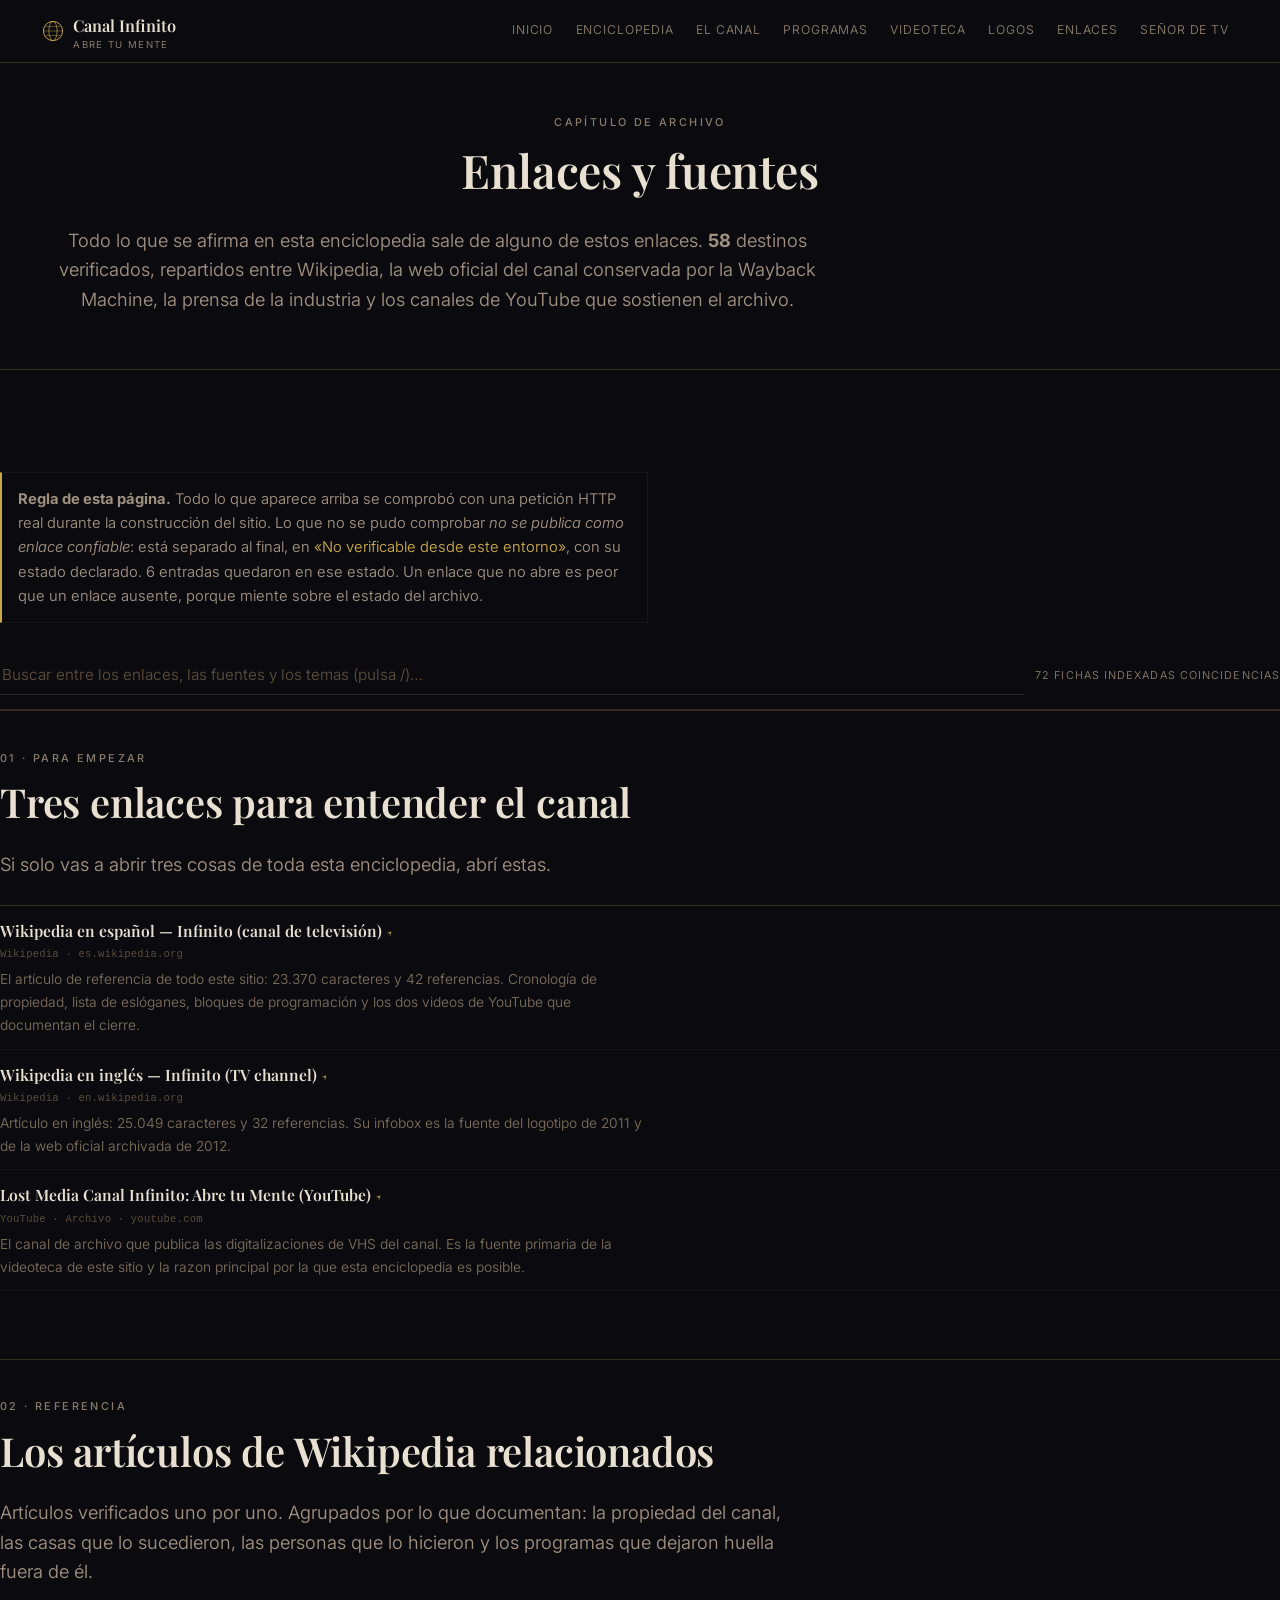
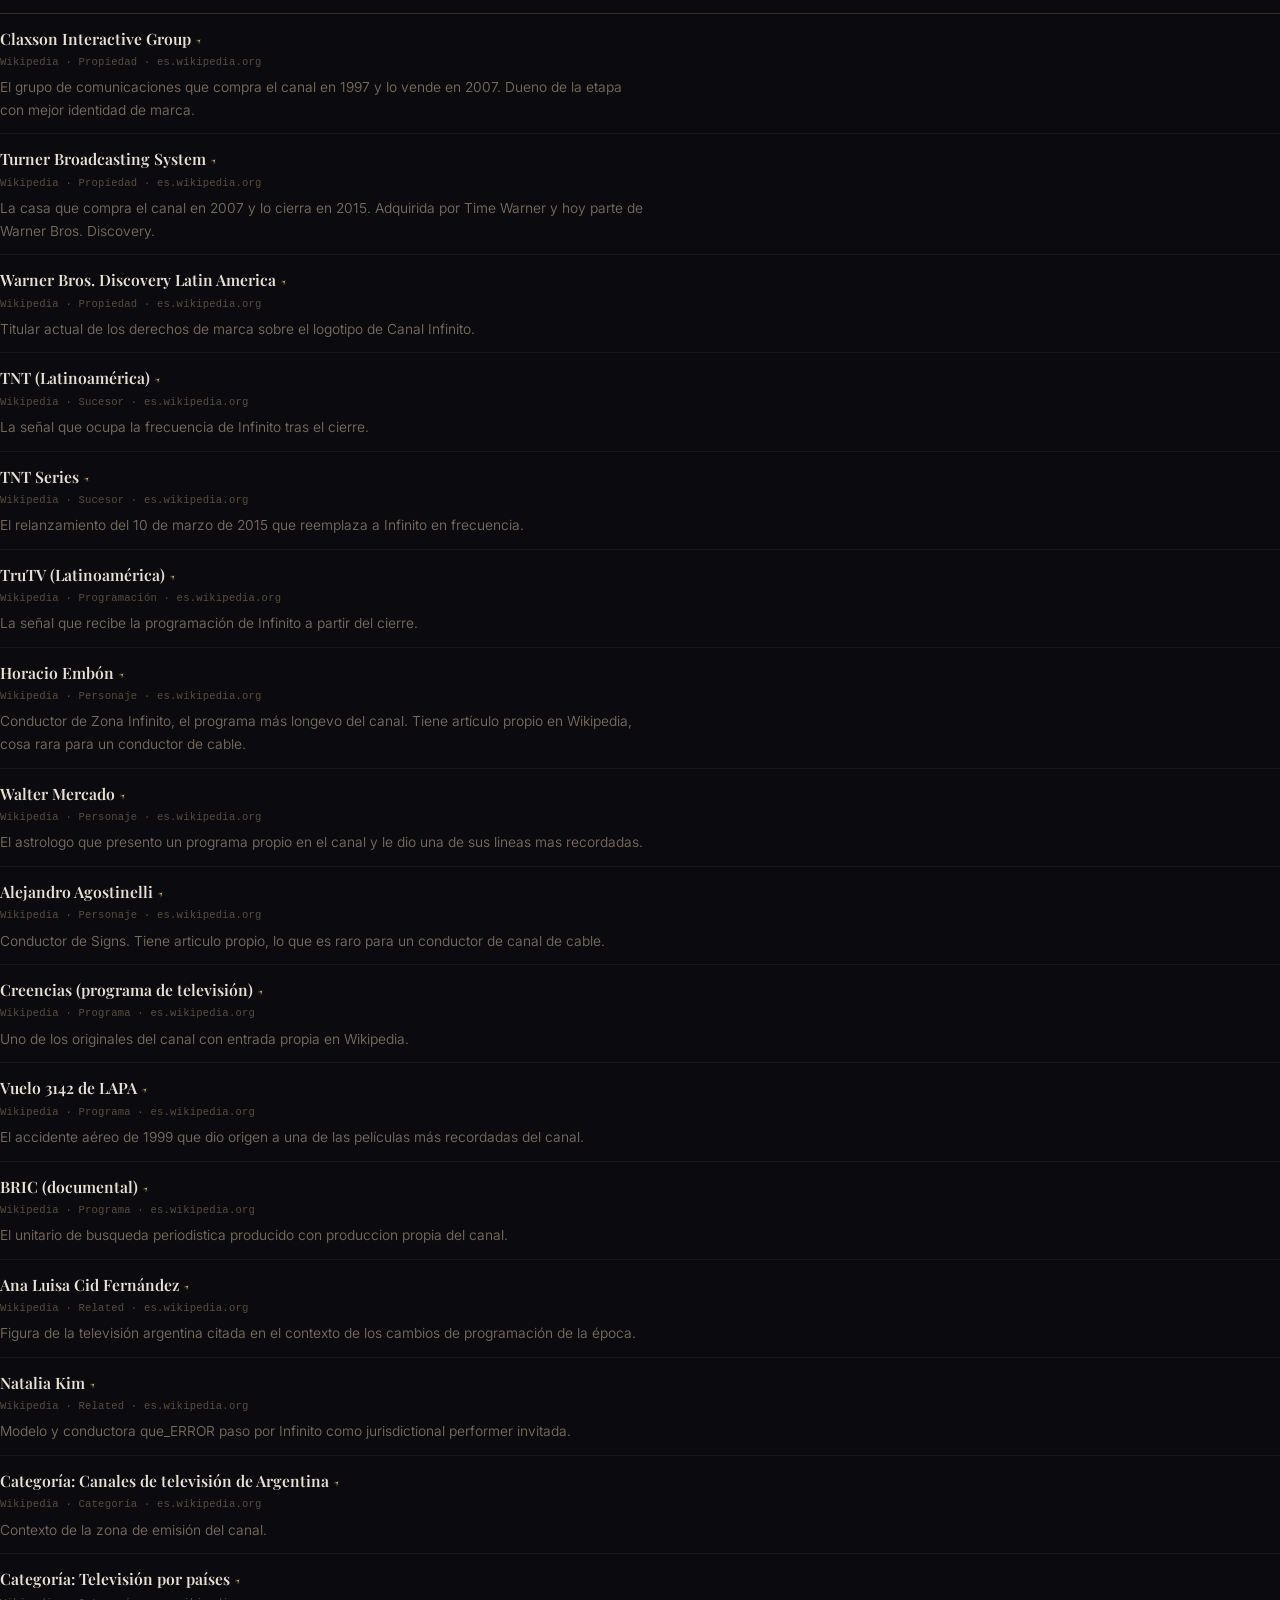
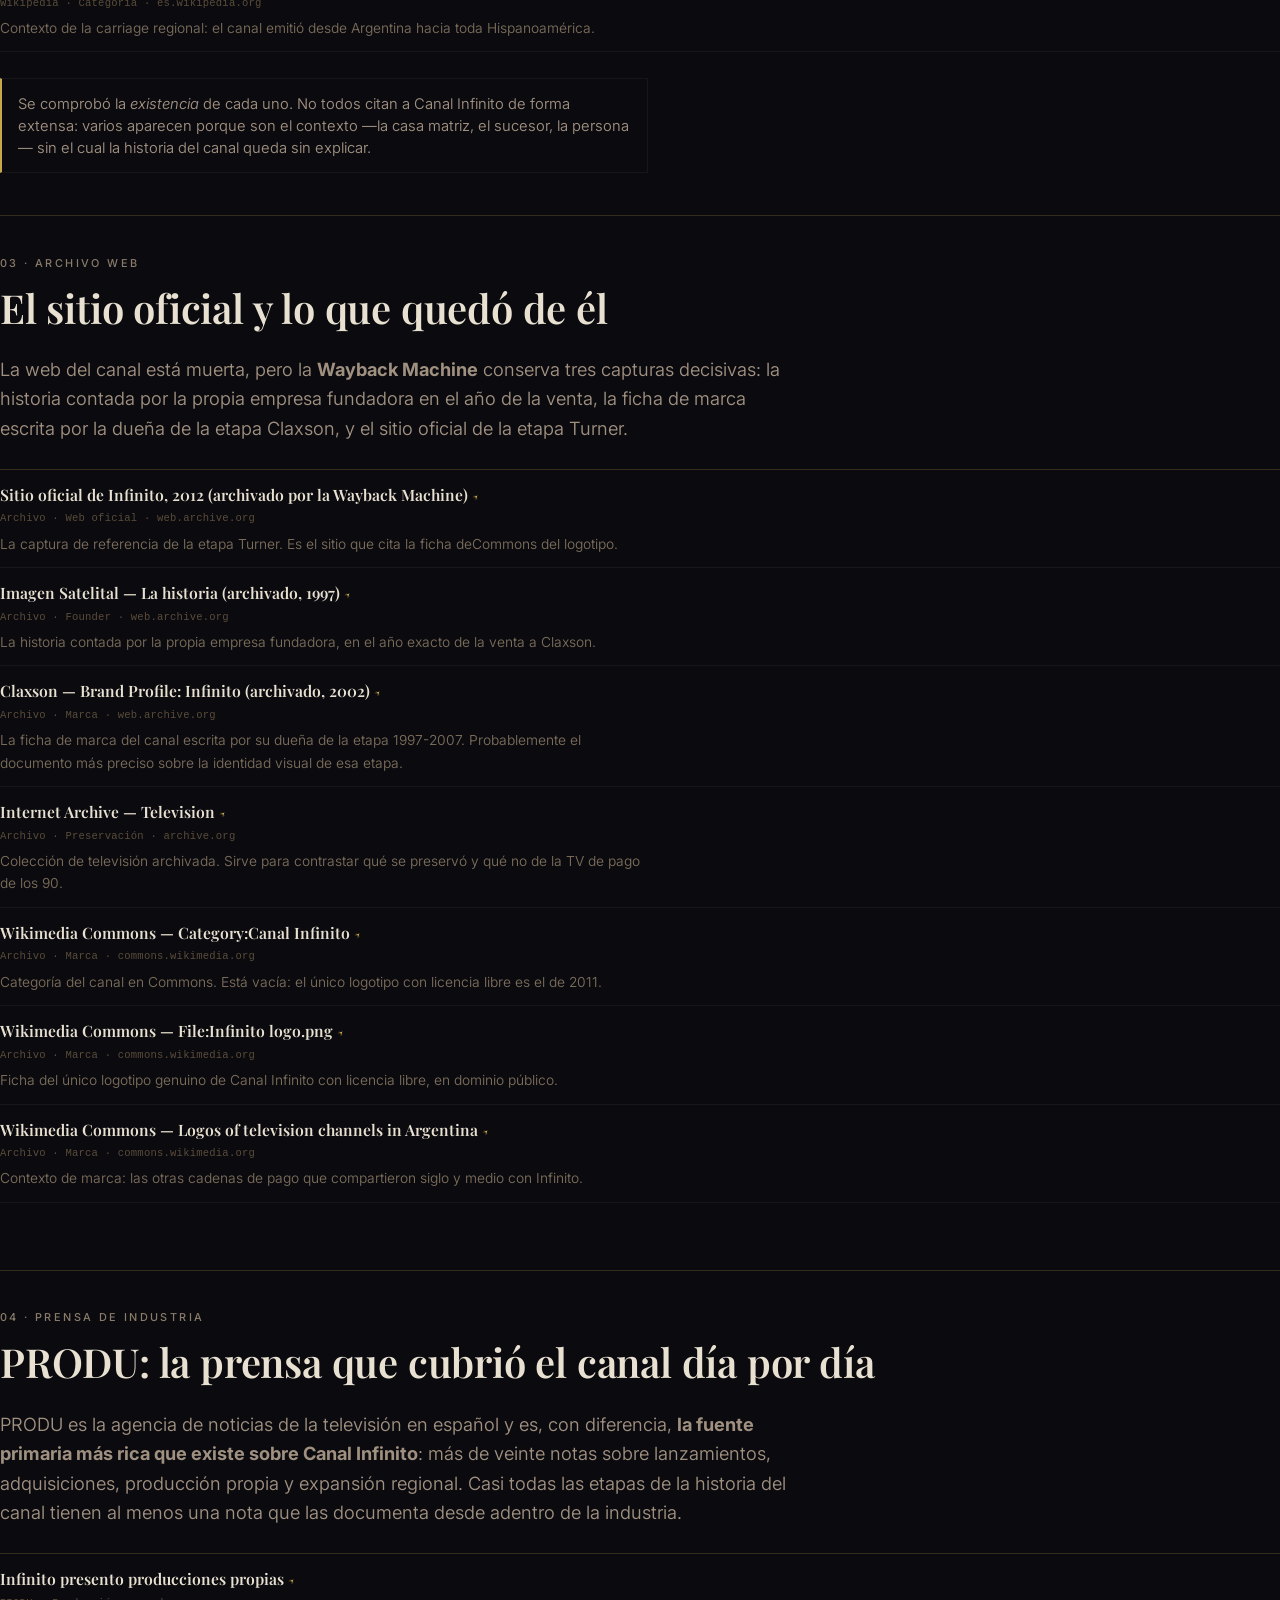
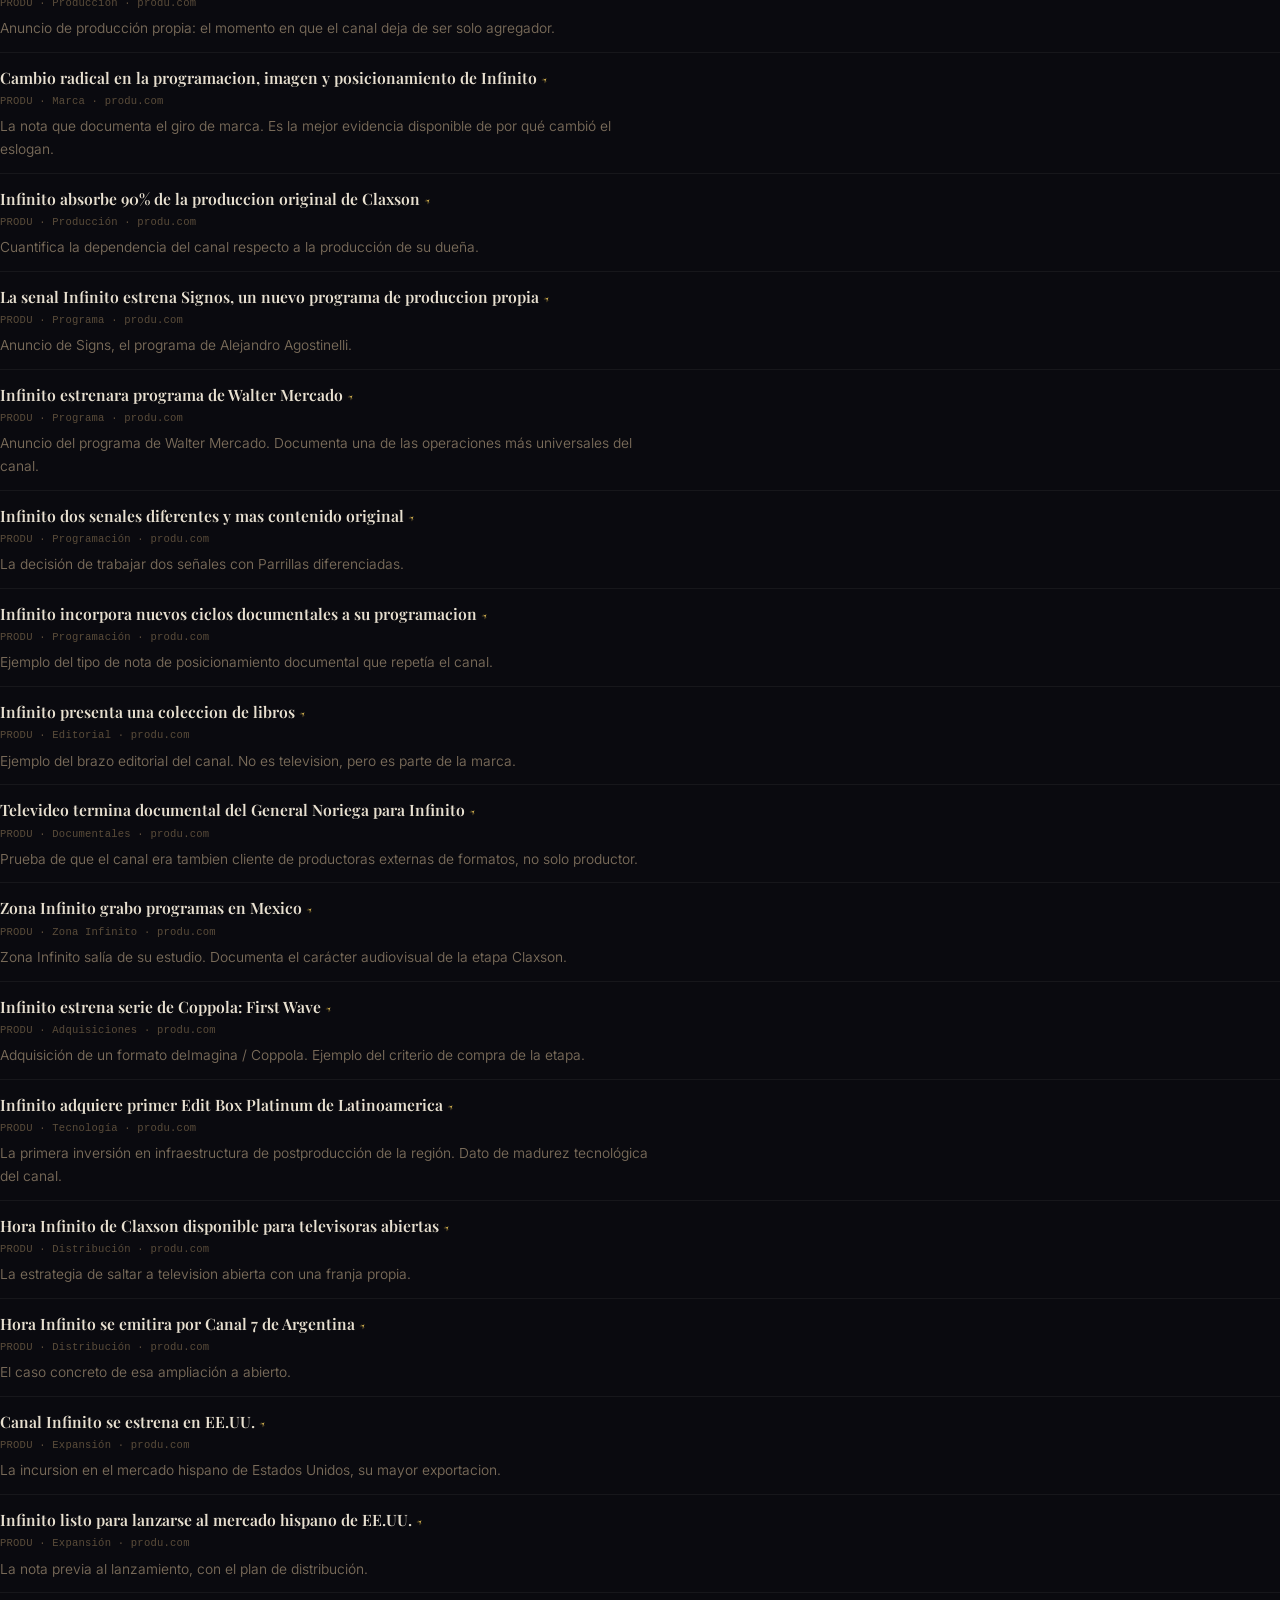
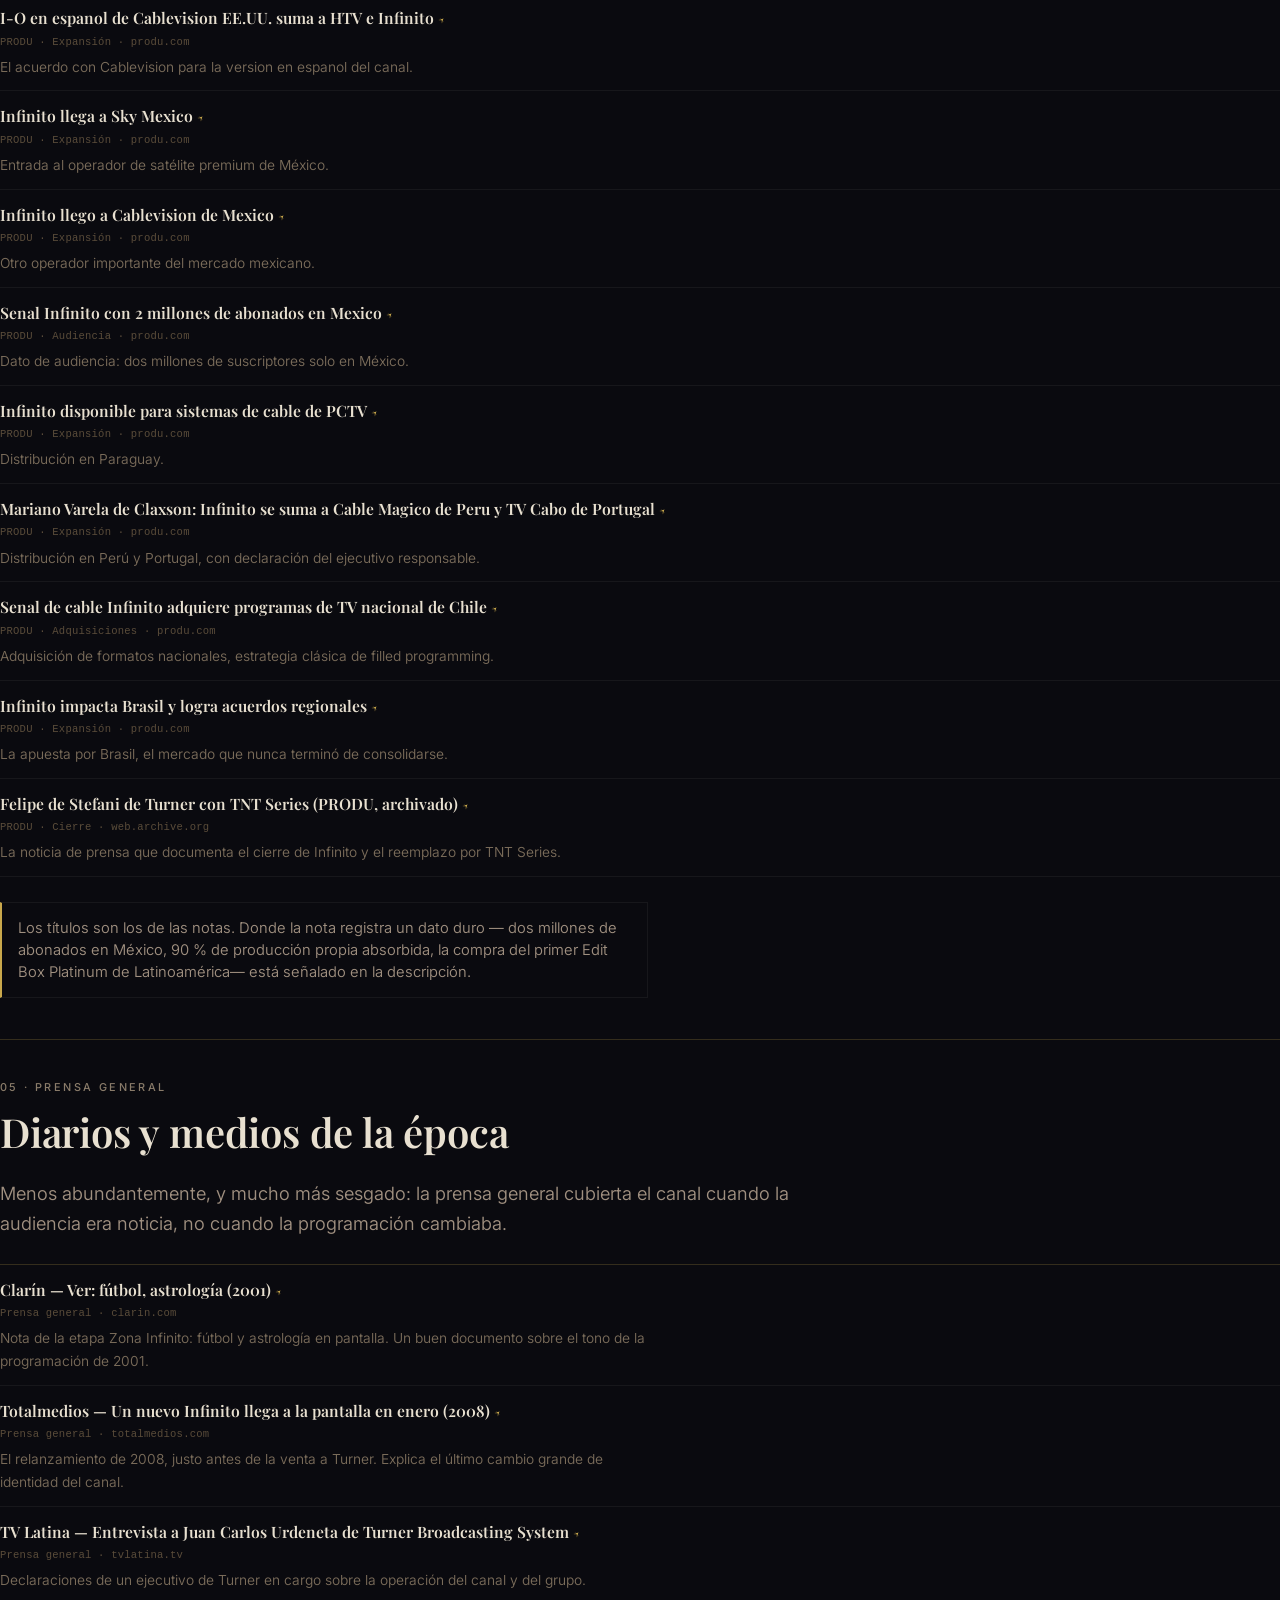
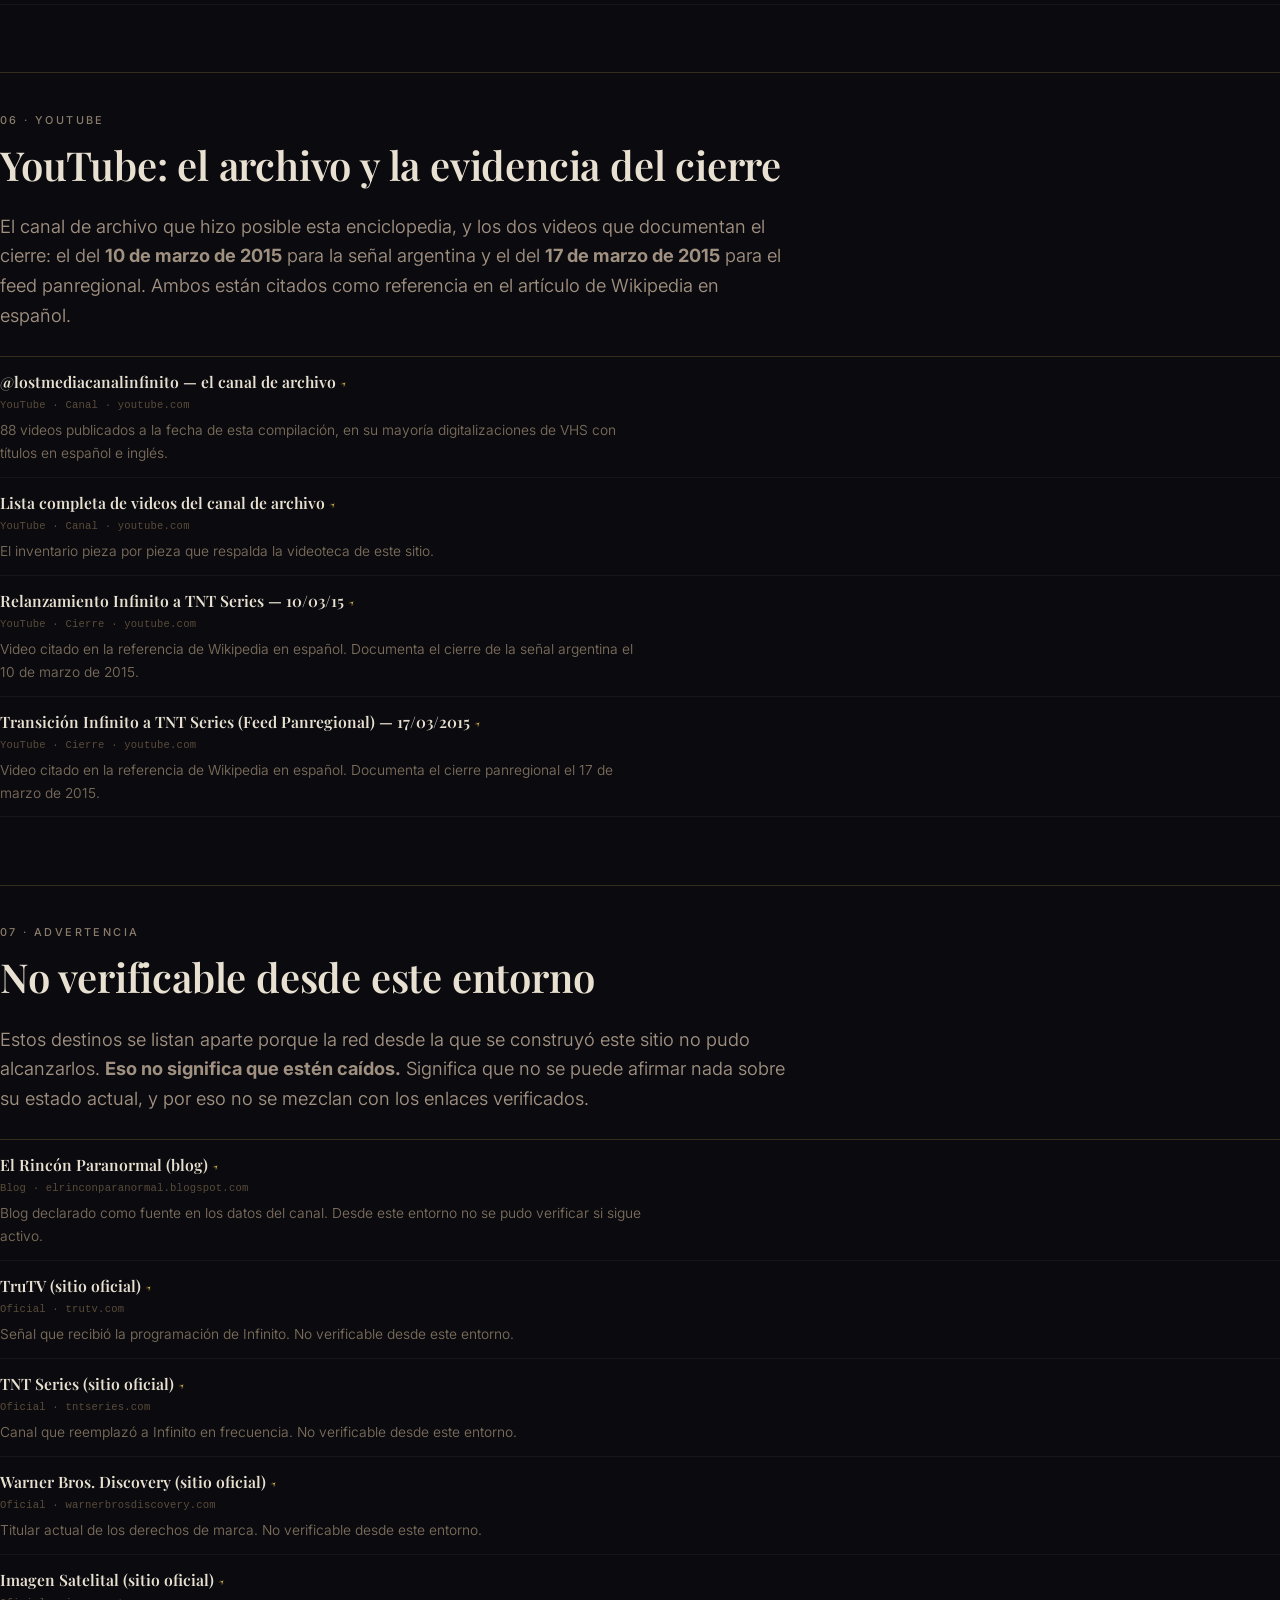
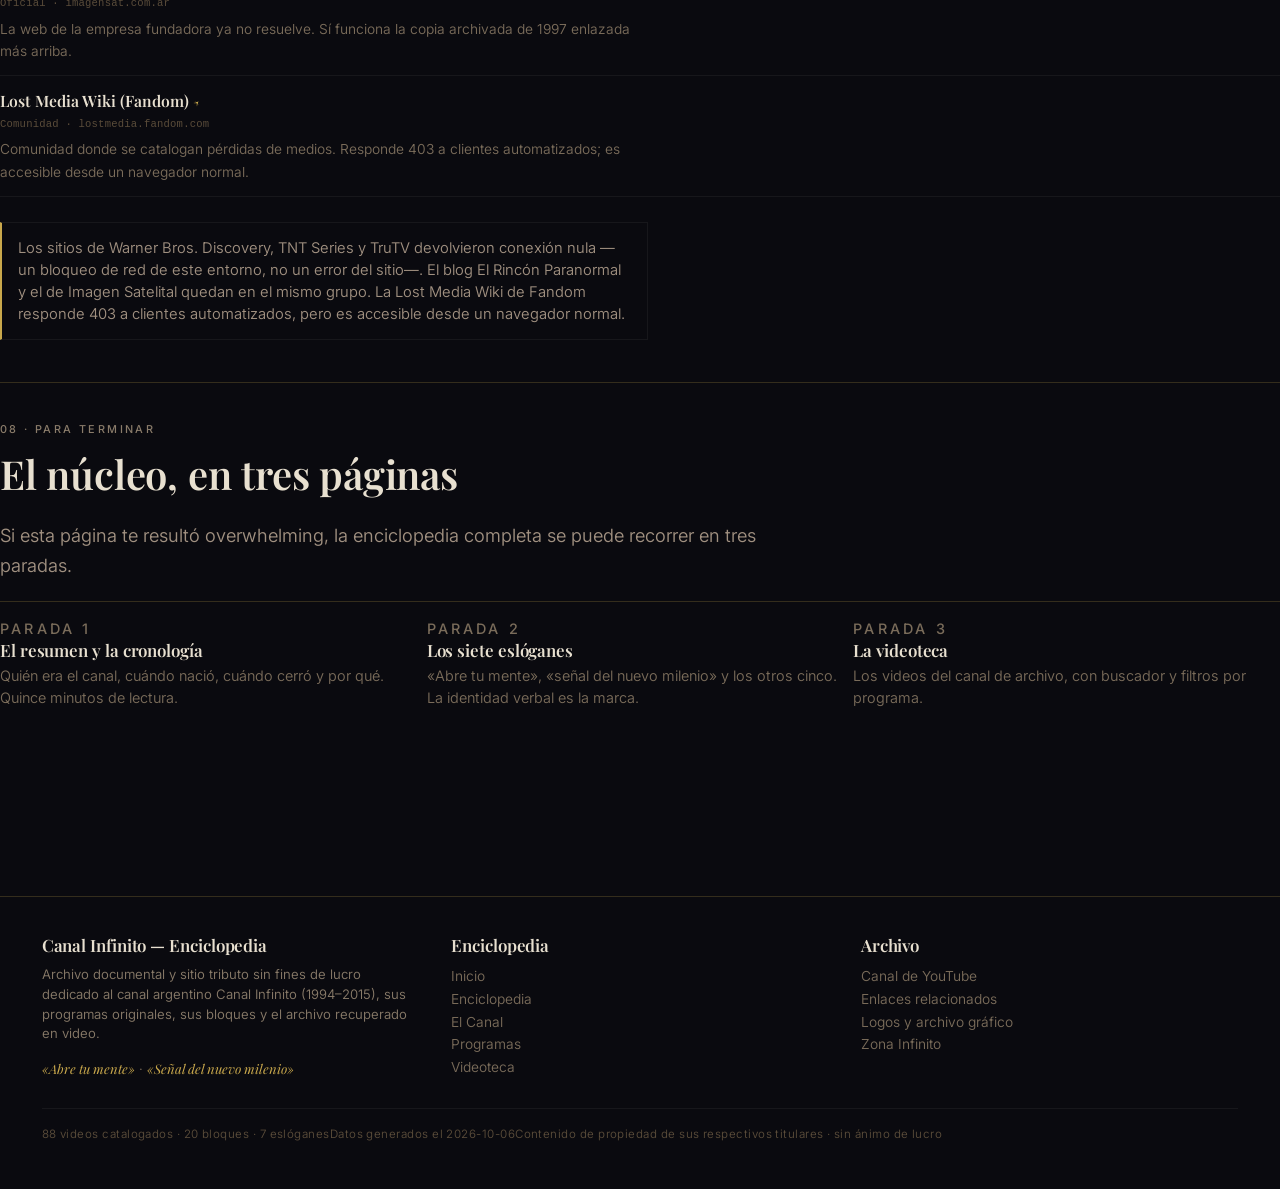
<file: enlaces.html>
<!DOCTYPE html>
<html lang="es">
<head>
<meta charset="utf-8">
<meta name="viewport" content="width=device-width, initial-scale=1">
<title>Enlaces y fuentes — Canal Infinito</title>
<meta name="description" content="Todas las fuentes de la enciclopedia de Canal Infinito: articulos de Wikipedia, sitio oficial archivado, prensa de la industria, prensa general y canales de YouTube relacionados. Cada enlace fue verificado.">
<meta name="theme-color" content="#0a0a0f">
<link rel="icon" href="favicon.svg" type="image/svg+xml">
<meta property="og:type" content="website">
<meta property="og:title" content="Enlaces y fuentes — Canal Infinito">
<meta property="og:description" content="Wikipedia, la web oficial archivada, PRODU y los canales de YouTube que sostienen esta enciclopedia.">
<meta property="og:image" content="assets/img/og-cover.svg">
<link rel="preconnect" href="https://fonts.googleapis.com">
<link rel="preconnect" href="https://fonts.gstatic.com" crossorigin>
<link href="https://fonts.googleapis.com/css2?family=Playfair+Display:ital,wght@0,400..900;1,400..900&family=Inter:wght@300..700&display=swap" rel="stylesheet">
<link rel="stylesheet" href="assets/css/theme.css">
</head>
<body data-page="enlaces">
<a class="skip-link" href="#contenido">Saltar al contenido</a>
<div class="progress" aria-hidden="true"><span data-progress></span></div>
<div data-nav></div>

<main id="contenido">

  <header class="hero hero--sm">
    <div class="wrap">
      <p class="kicker">Capítulo de archivo</p>
      <h1>Enlaces y fuentes</h1>
      <p class="lead">Todo lo que se afirma en esta enciclopedia sale de alguno de estos enlaces.
      <strong data-stat="enlaces">0</strong> destinos verificados, repartidos entre Wikipedia, la web oficial
      del canal conservada por la Wayback Machine, la prensa de la industria y los canales de YouTube
      que sostienen el archivo.</p>
    </div>
  </header>

  <div class="wrap section">

    <!-- ═══════════ MÉTODO ═══════════ -->
    <div class="note note--gold">
      <strong>Regla de esta página.</strong> Todo lo que aparece arriba se comprobó con una
      petición HTTP real durante la construcción del sitio. Lo que no se pudo comprobar
      <em>no se publica como enlace confiable</em>: está separado al final, en
      <a href="#noverificados">«No verificable desde este entorno»</a>, con su estado declarado.
      <span data-stat="enlacesSinVerificar">0</span> entradas quedaron en ese estado. Un enlace que no
      abre es peor que un enlace ausente, porque miente sobre el estado del archivo.
    </div>

    <!-- ═══════════ BUSCADOR ═══════════ -->
    <div class="searchbar searchbar--page">
      <label class="sr-only" for="q">Buscar entre los enlaces</label>
      <input id="q" type="search" data-globalsearch placeholder="Buscar entre los enlaces, las fuentes y los temas (pulsa /)…" autocomplete="off">
      <p class="searchbar__count"><span data-globalsearch-results>0</span> coincidencias</p>
    </div>

    <!-- ═══════════ 01 · PRINCIPALES ═══════════ -->
    <section class="enc-section" id="principal" data-search="principal imprescindible esencial wikipedia youtube archivo">
      <p class="kicker">01 · Para empezar</p>
      <h2>Tres enlaces para entender el canal</h2>
      <p class="lead">Si solo vas a abrir tres cosas de toda esta enciclopedia, abrí estas.</p>
      <div class="extlinks" data-render="enlaces" data-grupo="essential"></div>
    </section>

    <!-- ═══════════ 02 · WIKIPEDIA ═══════════ -->
    <section class="enc-section" id="wikipedia" data-search="wikipedia articulos personas propiedad sucesor programa categoria">
      <p class="kicker">02 · Referencia</p>
      <h2>Los artículos de Wikipedia relacionados</h2>
      <p class="lead">Artículos verificados uno por uno. Agrupados por lo que documentan: la propiedad
      del canal, las casas que lo sucedieron, las personas que lo hicieron y los programas que dejaron
      huella fuera de él.</p>
      <div class="extlinks" data-render="enlaces" data-grupo="wikipedia"></div>
      <p class="note small">Se comprobó la <em>existencia</em> de cada uno. No todos citan a Canal Infinito
      de forma extensa: varios aparecen porque son el contexto —la casa matriz, el sucesor, la persona—
      sin el cual la historia del canal queda sin explicar.</p>
    </section>

    <!-- ═══════════ 03 · ARCHIVO ═══════════ -->
    <section class="enc-section" id="archivo" data-search="archivo wayback machine snapshot sitio oficial oficial fundacion marca commons">
      <p class="kicker">03 · Archivo web</p>
      <h2>El sitio oficial y lo que quedó de él</h2>
      <p class="lead">La web del canal está muerta, pero la <strong>Wayback Machine</strong> conserva tres
      capturas decisivas: la historia contada por la propia empresa fundadora en el año de la venta, la
      ficha de marca escrita por la dueña de la etapa Claxson, y el sitio oficial de la etapa Turner.</p>
      <div class="extlinks" data-render="enlaces" data-grupo="archivo"></div>
    </section>

    <!-- ═══════════ 04 · PRODU ═══════════ -->
    <section class="enc-section" id="produccion" data-search="produ produ prensa industria noticias nota teleperiodismo">
      <p class="kicker">04 · Prensa de industria</p>
      <h2>PRODU: la prensa que cubrió el canal día por día</h2>
<p class="lead">PRODU es la agencia de noticias de la televisión en español y es, con diferencia,
      <strong>la fuente primaria más rica que existe sobre Canal Infinito</strong>: más de veinte notas
      sobre lanzamientos, adquisiciones, producción propia y expansión regional. Casi todas las etapas de
      la historia del canal tienen al menos una nota que las documenta desde adentro de la industria.</p>
      <div class="extlinks" data-render="enlaces" data-grupo="produccion"></div>
      <p class="note small">Los títulos son los de las notas. Donde la nota registra un dato duro —
      dos millones de abonados en México, 90 % de producción propia absorbida, la compra del primer
      Edit Box Platinum de Latinoamérica— está señalado en la descripción.</p>
    </section>

    <!-- ═══════════ 05 · PRENSA GENERAL ═══════════ -->
    <section class="enc-section" id="general" data-search="general prensa clarin totalmedios tv latina periodismo nota Fixture diario">
      <p class="kicker">05 · Prensa general</p>
      <h2>Diarios y medios de la época</h2>
      <p class="lead">Menos abundantemente, y mucho más sesgado: la prensa general cubierta el canal
      cuando la audiencia era noticia, no cuando la programación cambiaba.</p>
      <div class="extlinks" data-render="enlaces" data-grupo="general"></div>
    </section>

    <!-- ═══════════ 06 · YOUTUBE ═══════════ -->
    <section class="enc-section" id="youtube" data-search="youtube canal archivo video transicion cierre tnt series panregional watch">
      <p class="kicker">06 · YouTube</p>
      <h2>YouTube: el archivo y la evidencia del cierre</h2>
      <p class="lead">El canal de archivo que hizo posible esta enciclopedia, y los dos videos que
      documentan el cierre: el del <strong>10 de marzo de 2015</strong> para la señal argentina y el del
      <strong>17 de marzo de 2015</strong> para el feed panregional. Ambos están citados como referencia
      en el artículo de Wikipedia en español.</p>
      <div class="extlinks" data-render="enlaces" data-grupo="youtube"></div>
    </section>

    <!-- ═══════════ 07 · NO VERIFICADOS ═══════════ -->
    <section class="enc-section" id="noverificados" data-search="no verificado inaccesible caido dead error sitio oficial blog">
      <p class="kicker">07 · Advertencia</p>
      <h2>No verificable desde este entorno</h2>
      <p class="lead">Estos destinos se listan aparte porque la red desde la que se construyó este sitio
      no pudo alcanzarlos. <strong>Eso no significa que estén caídos.</strong> Significa que no se puede
      afirmar nada sobre su estado actual, y por eso no se mezclan con los enlaces verificados.</p>
      <div class="extlinks" data-render="enlaces" data-grupo="noverificados"></div>
      <p class="note small">Los sitios de Warner Bros. Discovery, TNT Series y TruTV devolvieron conexión
      nula —un bloqueo de red de este entorno, no un error del sitio—. El blog El Rincón Paranormal y el
      de Imagen Satelital quedan en el mismo grupo. La Lost Media Wiki de Fandom responde 403 a clientes
      automatizados, pero es accesible desde un navegador normal.</p>
    </section>

    <!-- ═══════════ 08 · NÚCLEO ═══════════ -->
    <section class="enc-section" id="nucleo" data-search="nucleo recomendacion orden de lectura como usar este sitio">
      <p class="kicker">08 · Para terminar</p>
      <h2>El núcleo, en tres páginas</h2>
      <p class="lead">Si esta página te resultó overwhelming, la enciclopedia completa se puede recorrer
      en tres paradas.</p>
      <div class="grid-3">
        <a class="card" href="enciclopedia.html#resumen" style="text-decoration:none">
          <p class="kicker" style="margin:0">Parada 1</p>
          <h4 class="card__t">El resumen y la cronología</h4>
          <p>Quién era el canal, cuándo nació, cuándo cerró y por qué. Quince minutos de lectura.</p>
        </a>
        <a class="card" href="enciclopedia.html#esloganes" style="text-decoration:none">
          <p class="kicker" style="margin:0">Parada 2</p>
          <h4 class="card__t">Los siete eslóganes</h4>
          <p>«Abre tu mente», «señal del nuevo milenio» y los otros cinco. La identidad verbal es la marca.</p>
        </a>
        <a class="card" href="enciclopedia.html#videoteca" style="text-decoration:none">
          <p class="kicker" style="margin:0">Parada 3</p>
          <h4 class="card__t">La videoteca</h4>
          <p>Los videos del canal de archivo, con buscador y filtros por programa.</p>
        </a>
      </div>
    </section>

  </div>
</main>

<div data-footer></div>
<script src="assets/js/data-lore.js"></script>
<script src="assets/js/render-enlaces.js"></script>
<script src="assets/js/app.js"></script>
</body>
</html>
</file>
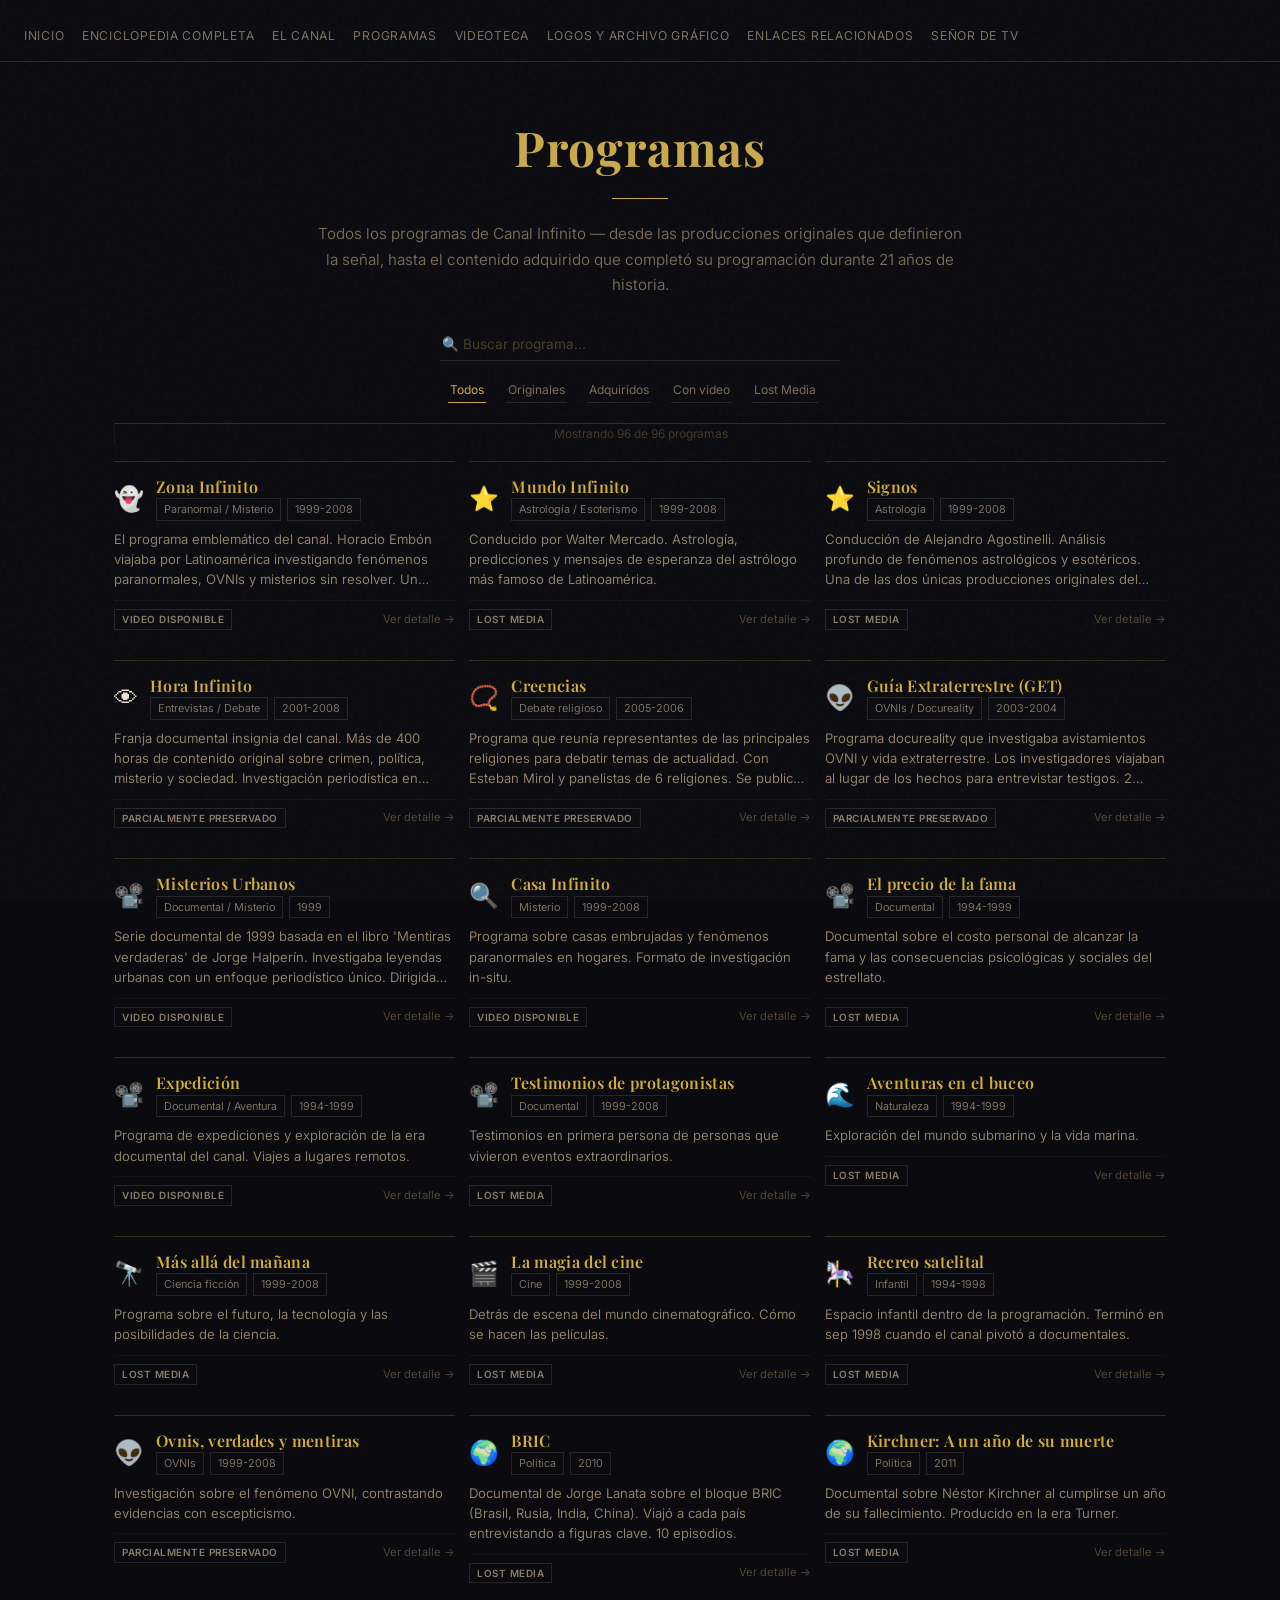
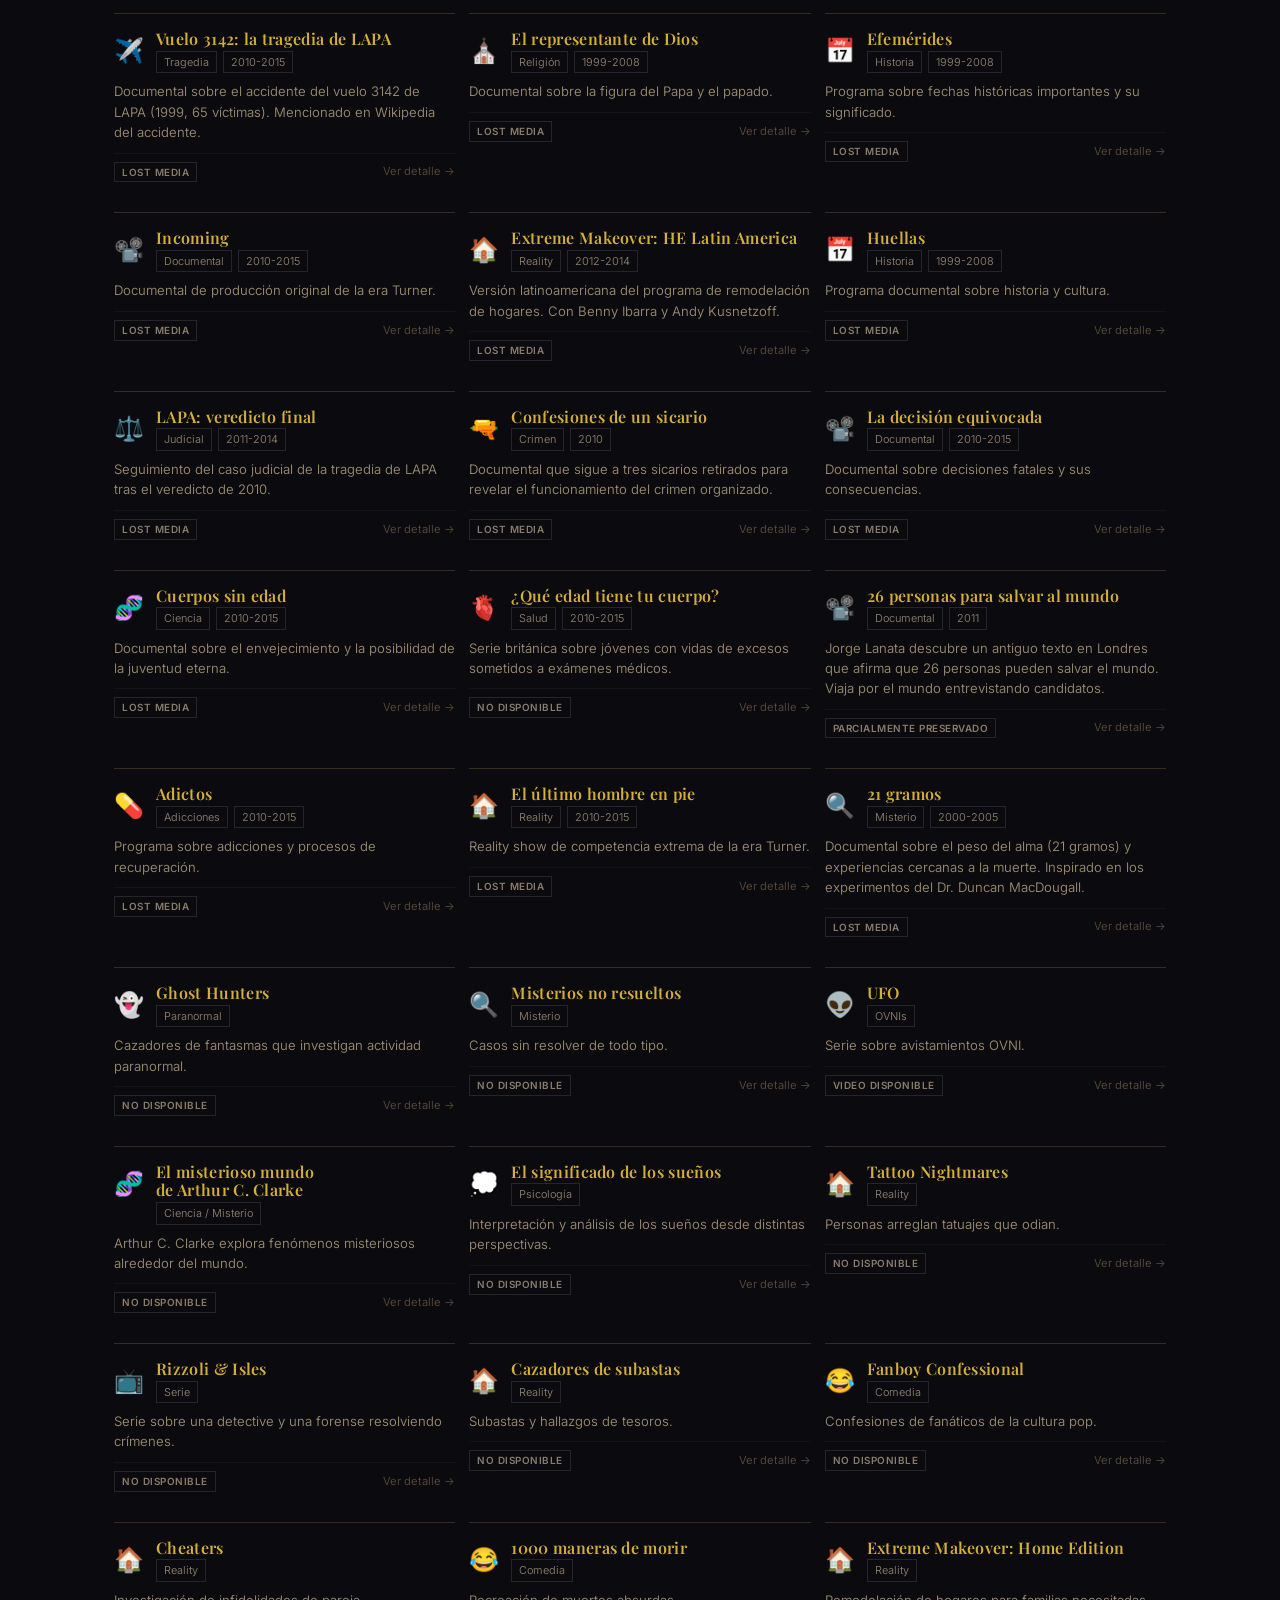
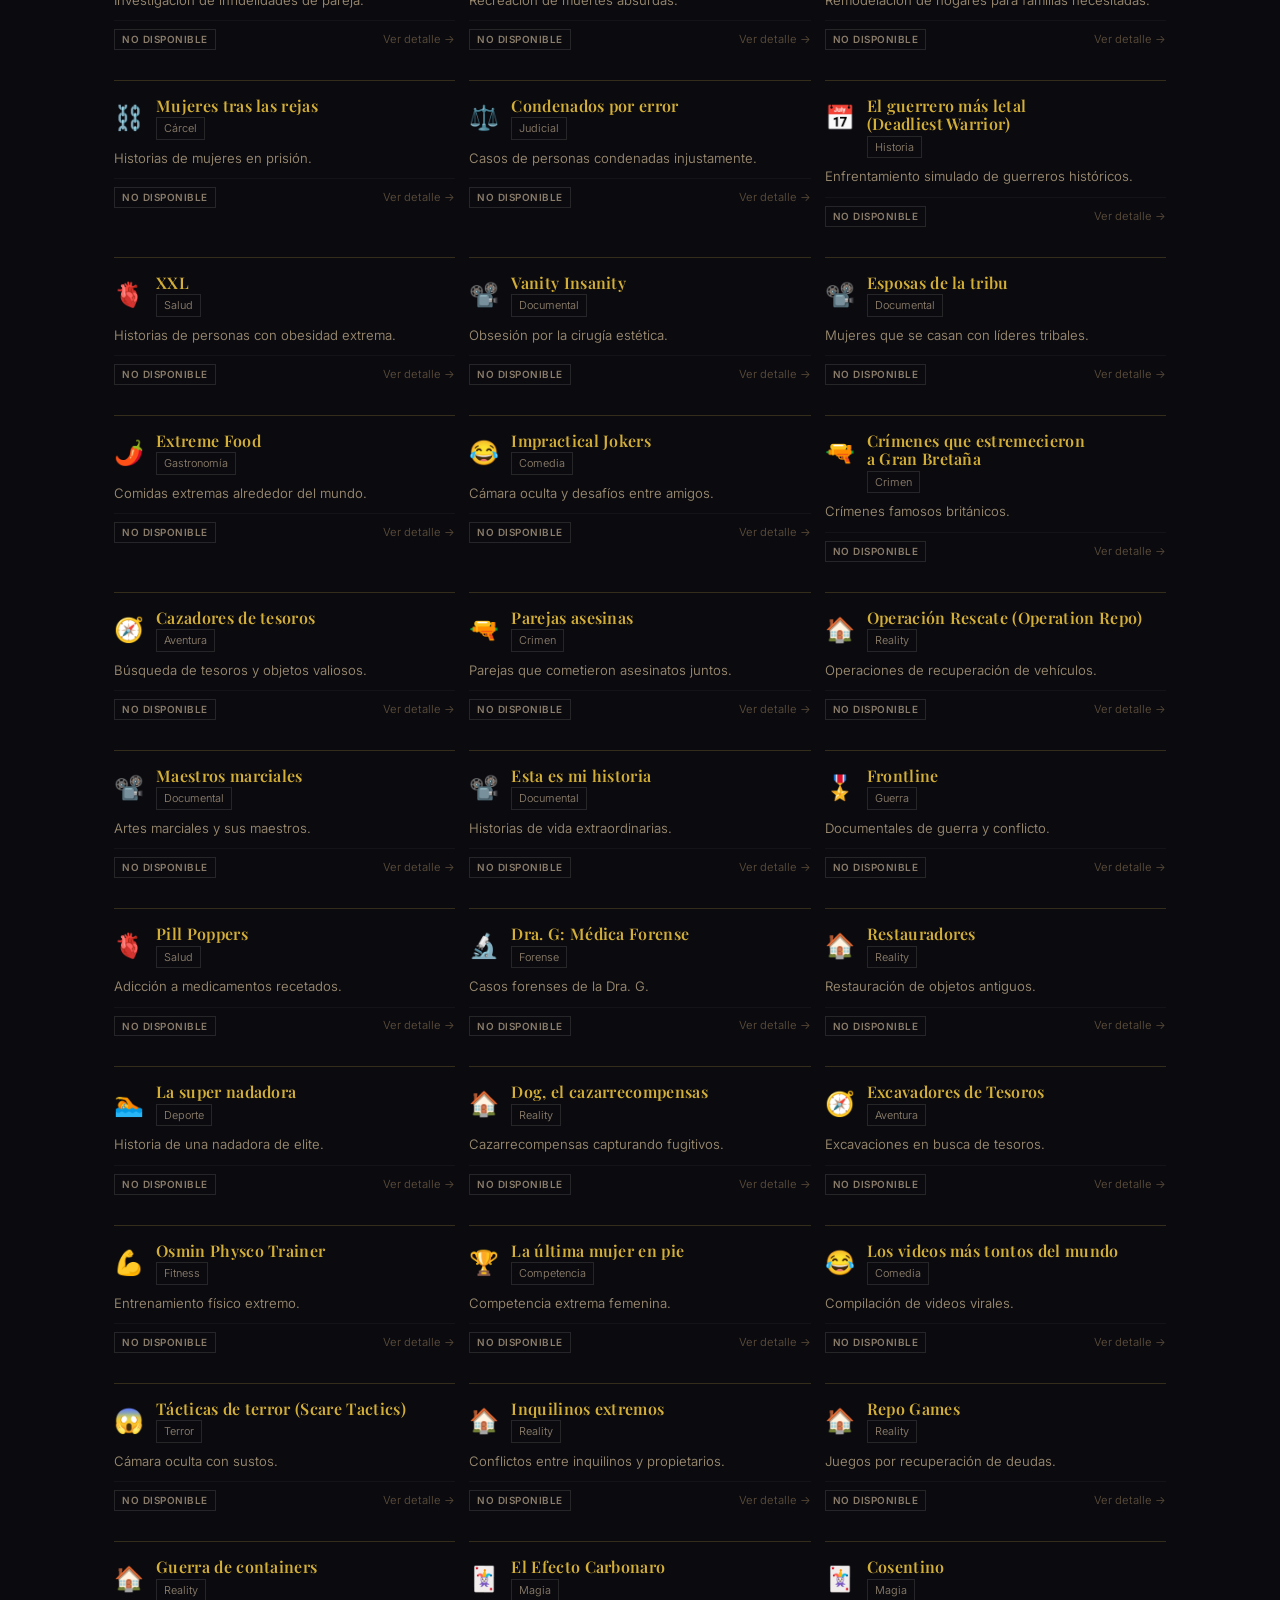
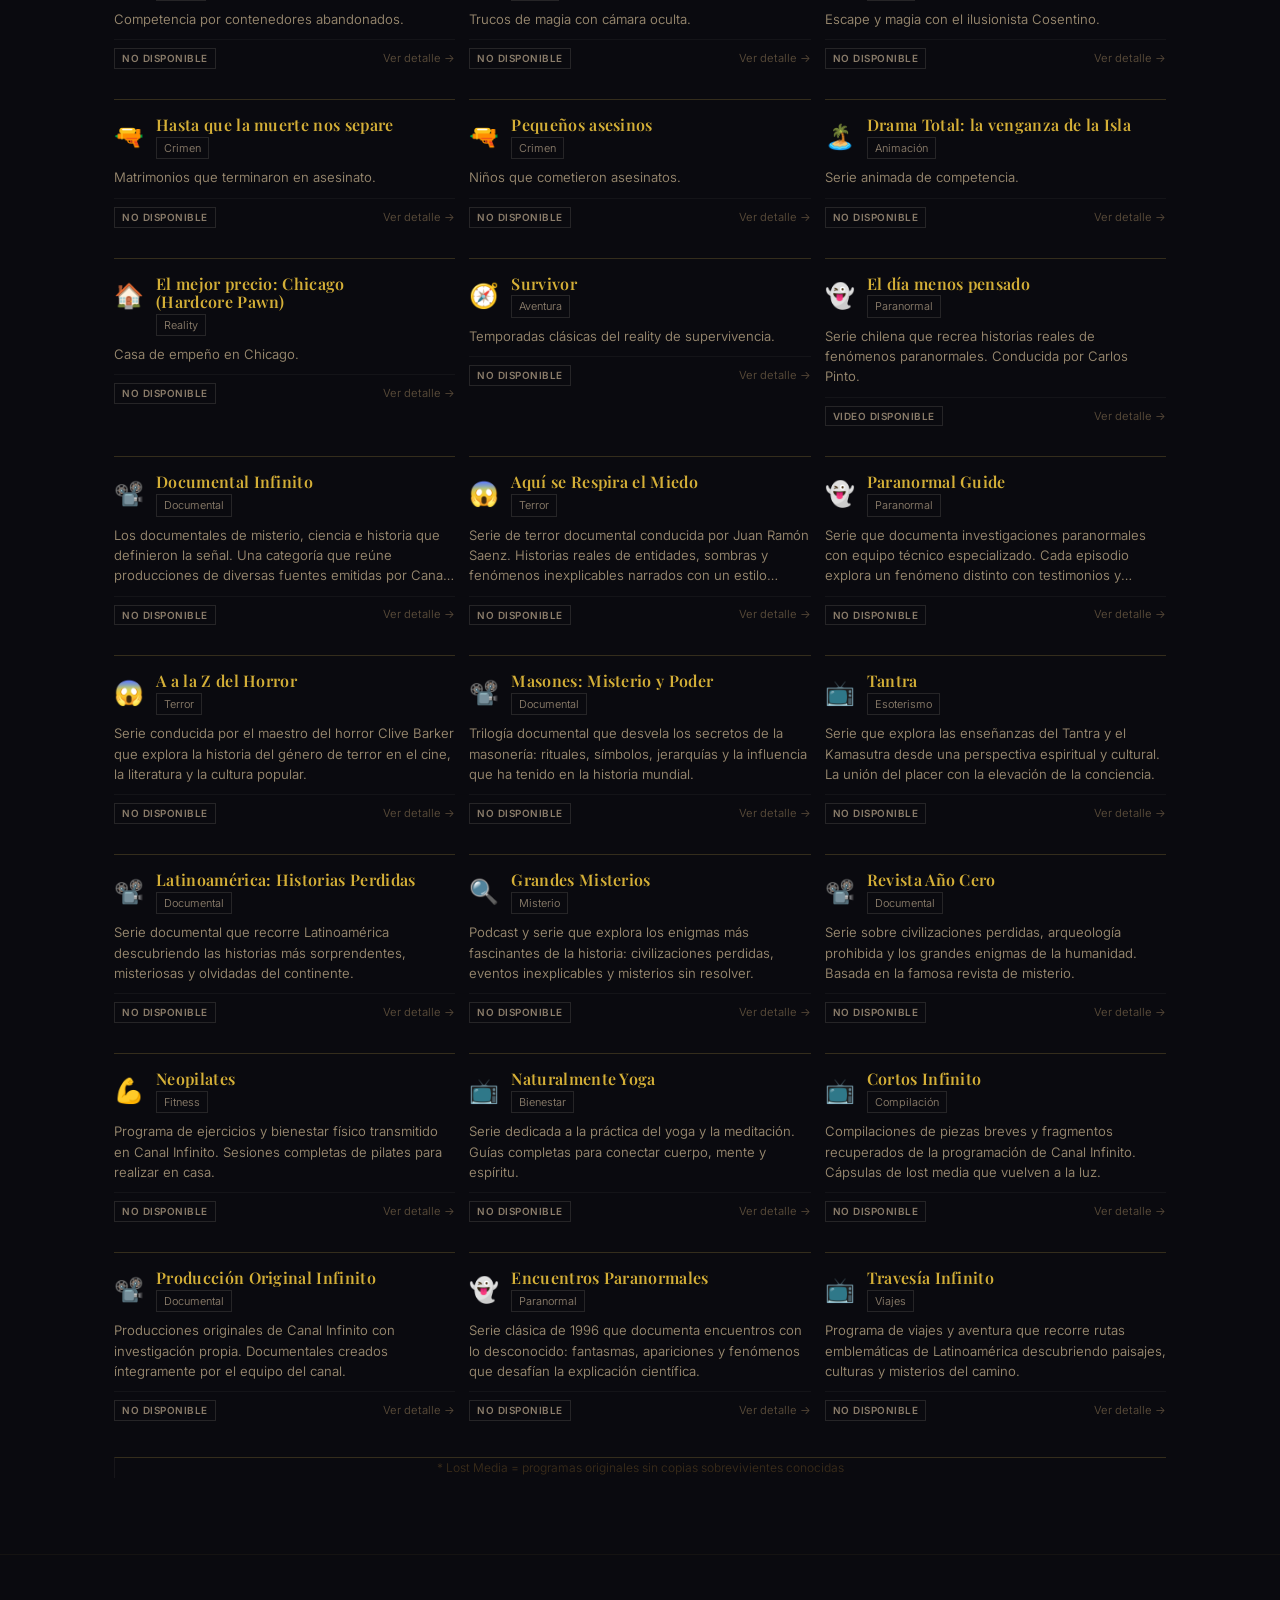
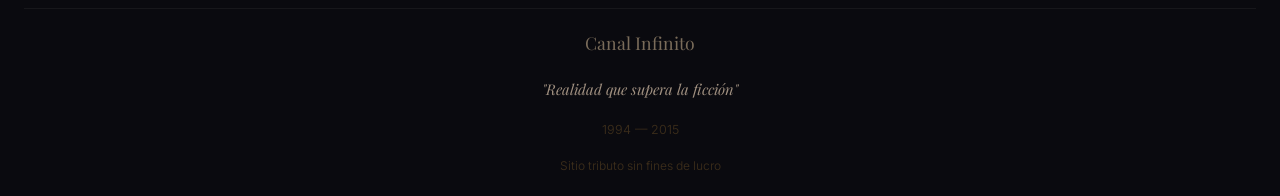
<file: programas.html>
<!DOCTYPE html>
<html lang="es-AR">
<head>
<meta charset="UTF-8">
<meta name="viewport" content="width=device-width, initial-scale=1.0">
<link rel="icon" href="favicon.svg" type="image/svg+xml">
<title>Canal Infinito — Programas</title>
<meta name="description" content="Catálogo completo de Canal Infinito: programas originales y adquiridos, bloques de programación y detalle de cada emisión.">
<meta name="theme-color" content="#0a0a0f">
<link rel="preconnect" href="https://fonts.googleapis.com">
<link rel="preconnect" href="https://fonts.gstatic.com" crossorigin>
<link href="https://fonts.googleapis.com/css2?family=Playfair+Display:ital,wght@0,400;0,700;0,900;1,400&family=Inter:wght@300;400;500;600;700&display=swap" rel="stylesheet">
<link rel="stylesheet" href="assets/css/theme.css">
<style>
*,*::before,*::after{box-sizing:border-box;margin:0;padding:0}
body{font-family:'Inter',sans-serif;background:#0a0a0f;color:#e8e0d0;line-height:1.7;overflow-x:hidden}
body::before{content:'';position:fixed;inset:0;background-image:url("data:image/svg+xml,%3Csvg viewBox='0 0 256 256' xmlns='http://www.w3.org/2000/svg'%3E%3Cfilter id='n'%3E%3CfeTurbulence type='fractalNoise' baseFrequency='0.85' numOctaves='4' stitchTiles='stitch'/%3E%3C/filter%3E%3Crect width='100%25' height='100%25' filter='url(%23n)' opacity='0.03'/%3E%3C/svg%3E");pointer-events:none;z-index:9999}
h1,h2,h3,h4{font-family:'Playfair Display',serif;font-weight:700;letter-spacing:0.02em}
a{color:#c9a84c;text-decoration:none;transition:color .3s}
a:hover{color:#f0d060}
nav{position:fixed;top:0;left:0;right:0;z-index:1000;background:rgba(10,10,15,.92);backdrop-filter:blur(12px);-webkit-backdrop-filter:blur(12px);border-bottom:1px solid rgba(201,168,76,.15);padding:0 24px;height:64px;display:flex;align-items:center;justify-content:space-between}
.nav-logo{display:flex;align-items:center;gap:10px;font-family:'Playfair Display',serif;font-size:1.2rem;color:#c9a84c;text-decoration:none}
.nav-logo svg{width:28px;height:28px;fill:#c9a84c}
.nav-links{display:flex;gap:4px;list-style:none;align-items:center}
.nav-links a{color:#7a6c5a;font-size:.78rem;font-weight:500;padding:6px 12px;border-radius:6px;transition:all .3s;letter-spacing:.5px;text-transform:uppercase;white-space:nowrap}
.nav-links a:hover{color:#f0d060;background:rgba(201,168,76,.08)}
.nav-links a.active{color:#c9a84c;background:rgba(201,168,76,.12)}
.nav-toggle{display:none;background:none;border:none;color:#c9a84c;font-size:1.5rem;cursor:pointer;padding:8px}
.page-header{padding:120px 24px 30px;text-align:center}
.page-header h1{font-size:clamp(2rem,5vw,3rem);color:#c9a84c;margin-bottom:6px}
.page-header p{color:#7a6c5a;font-size:.95rem;max-width:650px;margin:0 auto}
.page-divider{width:80px;height:2px;background:linear-gradient(90deg,transparent,#c9a84c,transparent);margin:18px auto}
.content{padding:0 24px 60px;max-width:1100px;margin:0 auto}
.search-box{max-width:400px;margin:0 auto 16px}
.search-box input{width:100%;padding:10px 16px;border-radius:50px;border:1px solid rgba(201,168,76,.12);background:rgba(201,168,76,.04);color:#e8e0d0;font-size:.85rem;outline:none;transition:all .3s;font-family:'Inter',sans-serif}
.search-box input:focus{border-color:rgba(201,168,76,.3);background:rgba(201,168,76,.07)}
.search-box input::placeholder{color:#4a3c2a}
.filter-tabs{display:flex;gap:6px;justify-content:center;flex-wrap:wrap;margin-bottom:20px}
.filter-tab{padding:6px 14px;border-radius:20px;border:1px solid rgba(201,168,76,.1);background:transparent;color:#7a6c5a;font-size:.75rem;cursor:pointer;transition:all .3s;font-family:'Inter',sans-serif}
.filter-tab:hover{color:#c9a84c;border-color:rgba(201,168,76,.25)}
.filter-tab.active{background:rgba(201,168,76,.1);color:#c9a84c;border-color:rgba(201,168,76,.2)}
.stats{text-align:center;font-size:.75rem;color:#4a3c2a;margin-bottom:16px}
.p-grid{display:grid;grid-template-columns:repeat(auto-fill,minmax(320px,1fr));gap:14px}
.p-card{border-radius:12px;padding:18px;transition:all .4s cubic-bezier(.22,1,.36,1);opacity:0;transform:translateY(15px);cursor:pointer;position:relative;overflow:hidden}
.p-card.visible{opacity:1;transform:translateY(0)}
.p-card:hover{transform:translateY(-3px);box-shadow:0 8px 30px rgba(0,0,0,.3)}
.p-card-original{border:1px solid rgba(201,168,76,.1);background:rgba(201,168,76,.03)}
.p-card-original:hover{border-color:rgba(201,168,76,.2);background:rgba(201,168,76,.05)}
.p-card-acquired{border:1px solid rgba(255,255,255,.05);background:rgba(255,255,255,.015)}
.p-card-acquired:hover{border-color:rgba(255,255,255,.1);background:rgba(255,255,255,.03)}
.p-hdr{display:flex;align-items:flex-start;gap:12px;margin-bottom:8px}
.p-icon{font-size:1.5rem;flex-shrink:0;margin-top:1px}
.p-info h3{font-size:1rem;color:#d4af37;margin-bottom:2px}
.p-meta{font-size:.68rem;color:#5a4c3a;display:flex;gap:6px;flex-wrap:wrap}
.p-meta span{background:rgba(201,168,76,.06);padding:1px 7px;border-radius:4px}
.p-body p{color:#9a8a70;font-size:.82rem;line-height:1.55;display:-webkit-box;-webkit-line-clamp:3;-webkit-box-orient:vertical;overflow:hidden}
.p-foot{display:flex;justify-content:space-between;align-items:center;margin-top:10px;padding-top:8px;border-top:1px solid rgba(255,255,255,.04)}
.p-badge{font-size:.62rem;padding:2px 10px;border-radius:20px;font-weight:600;text-transform:uppercase;letter-spacing:.5px}
.badge-ok{background:rgba(100,255,130,.12);color:#64ff82}
.badge-lost{background:rgba(255,100,80,.12);color:#ff6450}
.badge-partial{background:rgba(255,200,80,.1);color:#ffc850}
.badge-nd{background:rgba(255,255,255,.06);color:#6a5c4a}
.p-view{font-size:.7rem;color:#5a4c3a}
.p-view:hover{color:#c9a84c}
.modal-overlay{display:none;position:fixed;inset:0;z-index:10000;background:rgba(0,0,0,.92);backdrop-filter:blur(6px);align-items:center;justify-content:center;padding:16px;opacity:0;transition:opacity .3s}
.modal-overlay.active{display:flex;opacity:1}
.modal-c{background:#12121a;border:1px solid rgba(201,168,76,.15);border-radius:16px;max-width:780px;width:100%;max-height:92vh;overflow-y:auto;position:relative;animation:modalIn .35s ease}
@keyframes modalIn{from{transform:scale(.95) translateY(15px);opacity:0}to{transform:scale(1) translateY(0);opacity:1}}
.modal-x{position:absolute;top:10px;right:10px;z-index:10;width:32px;height:32px;border-radius:50%;border:none;background:rgba(0,0,0,.5);color:#c9a84c;font-size:1.1rem;cursor:pointer;transition:all .3s;display:flex;align-items:center;justify-content:center}
.modal-x:hover{background:rgba(201,168,76,.2);transform:scale(1.1)}
.modal-vid{position:relative;width:100%;padding-bottom:50%;background:#000}
.modal-vid iframe{position:absolute;top:0;left:0;width:100%;height:100%;border:0}
.modal-no-vid{position:relative;width:100%;padding-bottom:30%;background:linear-gradient(135deg,#0a0a0f,#1a0a2e);display:flex;align-items:center;justify-content:center;border-bottom:1px solid rgba(201,168,76,.06)}
.modal-no-vid .no-vid-icon{font-size:3rem;opacity:.3;text-align:center}
.modal-no-vid .no-vid-icon p{font-size:.85rem;color:#5a4c3a;margin-top:8px;font-family:'Inter',sans-serif}
.modal-b{padding:24px}
.modal-b h2{font-size:1.3rem;color:#f0e0c0;margin-bottom:8px}
.modal-b .m-meta{display:flex;gap:10px;flex-wrap:wrap;margin-bottom:14px}
.modal-b .m-meta span{font-size:.72rem;background:rgba(201,168,76,.06);padding:2px 10px;border-radius:4px;color:#7a6c5a}
.modal-b .m-desc{color:#a09080;font-size:.9rem;line-height:1.7;margin-bottom:12px}
.modal-b .m-detail{font-size:.8rem;color:#7a6c5a;padding-top:12px;border-top:1px solid rgba(255,255,255,.04);line-height:1.6}
.modal-b .m-detail strong{color:#9a8a70}
.modal-b .m-related{margin-top:16px;padding-top:14px;border-top:1px solid rgba(255,255,255,.04)}
.modal-b .m-related h4{font-size:.75rem;color:#5a4c3a;text-transform:uppercase;letter-spacing:1px;margin-bottom:8px;font-family:'Inter',sans-serif}
.m-related-grid{display:grid;grid-template-columns:repeat(3,1fr);gap:8px}
.m-rel-item{padding:8px 10px;border-radius:8px;border:1px solid rgba(201,168,76,.06);background:rgba(26,10,46,.2);cursor:pointer;transition:all .3s}
.m-rel-item:hover{border-color:rgba(201,168,76,.2);background:rgba(26,10,46,.4)}
.m-rel-item p{font-size:.75rem;color:#a09080;display:-webkit-box;-webkit-line-clamp:2;-webkit-box-orient:vertical;overflow:hidden}
.modal-status{display:inline-block;padding:3px 12px;border-radius:20px;font-size:.7rem;font-weight:600;margin-bottom:10px}
.m-videos{margin-top:16px;padding-top:14px;border-top:1px solid rgba(255,255,255,.04)}
.m-videos h4{font-size:.75rem;color:#5a4c3a;text-transform:uppercase;letter-spacing:1px;margin-bottom:10px;font-family:'Inter',sans-serif}
.m-vid-grid{display:grid;grid-template-columns:repeat(auto-fill,minmax(170px,1fr));gap:10px}
.m-vid-item{border-radius:10px;overflow:hidden;cursor:pointer;border:1px solid rgba(201,168,76,.06);background:rgba(26,10,46,.2);transition:all .3s;text-decoration:none;display:block}
.m-vid-item:hover{border-color:rgba(201,168,76,.2);transform:translateY(-2px);box-shadow:0 6px 20px rgba(0,0,0,.3)}
.m-vid-item .mv-thumb{position:relative;width:100%;padding-bottom:56.25%;background:#050508}
.m-vid-item .mv-thumb img{position:absolute;inset:0;width:100%;height:100%;object-fit:cover}
.m-vid-item .mv-info{padding:7px 10px 9px}
.m-vid-item .mv-info p{font-size:.7rem;color:#b0a090;display:-webkit-box;-webkit-line-clamp:2;-webkit-box-orient:vertical;overflow:hidden;line-height:1.3}
.m-vid-item .mv-badge{font-size:.55rem;padding:1px 6px;border-radius:8px;display:inline-block;font-weight:500;margin-top:3px}
footer{text-align:center;padding:30px 24px 20px;border-top:1px solid rgba(201,168,76,.06)}
footer p{color:#3a2c1a;font-size:.78rem}
@media(max-width:768px){
  .nav-links{display:none;position:absolute;top:64px;left:0;right:0;background:rgba(10,10,15,.96);backdrop-filter:blur(12px);flex-direction:column;padding:16px;border-bottom:1px solid rgba(201,168,76,.15);gap:4px}
  .nav-links.open{display:flex}
  .nav-toggle{display:block}
  nav{padding:0 16px}
  .p-grid{grid-template-columns:1fr}
  .m-related-grid{grid-template-columns:1fr}
  .modal-c{max-width:100%;border-radius:12px}
  .modal-b{padding:16px}
}
</style>
    <link rel="stylesheet" href="assets/css/de-slop-legacy.css">
</head>
<body data-page="programas">
<a class="skip-link" href="#contenido">Saltar al contenido</a>
<nav><a id="contenido"></a>
  <a href="index.html" class="nav-logo">
    <svg viewBox="0 0 120 60" xmlns="http://www.w3.org/2000/svg">
      <path d="M30,30 C30,11 54,8 60,27 C66,8 90,11 90,30 C90,49 66,52 60,33 C54,52 30,49 30,30 Z" fill="none" stroke="currentColor" stroke-width="2.5" stroke-linecap="round"/>
    </svg>
    Infinito
  </a>
  <button class="nav-toggle" aria-label="Menú">☰</button>
  <ul class="nav-links">
    <li><a href="index.html">Inicio</a></li>
    <li><a href="enciclopedia.html">Enciclopedia</a></li>
    <li><a href="logos.html">Logos</a></li>
    <li><a href="enlaces.html">Enlaces</a></li>
    <li><a href="canal.html">El Canal</a></li>
    <li><a href="programas.html" class="active">Programas</a></li>
    <li><a href="videoteca.html">Videoteca</a></li>
    <li><a href="tv.html">TV Channel</a></li>
  </ul>
</nav>
<header class="page-header">
  <h1>Programas</h1>
  <div class="page-divider"></div>
  <p>Todos los programas de Canal Infinito — desde las producciones originales que definieron la señal, hasta el contenido adquirido que completó su programación durante 21 años de historia.</p>
</header>
<div class="content">
  <div class="search-box"><input type="text" id="sInp" placeholder="🔍 Buscar programa..." oninput="filtrar()"></div>
  <div class="filter-tabs" id="fTabs"></div>
  <div class="stats" id="stats"></div>
  <div class="p-grid" id="pGrid"></div>
  <div class="stats" style="margin-top:20px;color:#3a2c1a">* Lost Media = programas originales sin copias sobrevivientes conocidas</div>
</div>
<div class="modal-overlay" id="modal">
  <div class="modal-c">
    <button class="modal-x" id="mX">&times;</button>
    <div class="modal-vid" id="mVid"></div>
    <div class="modal-no-vid" id="mNoVid"></div>
    <div class="modal-b"><span class="modal-status" id="mStatus"></span><h2 id="mTitle"></h2><div class="m-meta" id="mMeta"></div><div class="m-desc" id="mDesc"></div><div class="m-detail" id="mDetail"></div><div class="m-videos" id="mVideos"><h4>📹 Videos del programa</h4><div class="m-vid-grid" id="mVidGrid"></div></div><div class="m-related"><h4>Más programas del mismo género</h4><div class="m-related-grid" id="mRel"></div></div></div>
  </div>
</div>
<footer>
  <div class="footer-map">
    <div>
      <p style="font-family:'Playfair Display',serif;font-size:1.1rem;color:#7a6c5a">Canal Infinito</p>
      <p class="footer-tagline">"Realidad que supera la ficción"</p>
      <p style="margin:6px 0 16px">1994 — 2015</p>
      <p style="font-size:0.75rem;color:#3a2c1a">Sitio tributo sin fines de lucro</p>
    </div>
    <nav aria-label="Mapa del sitio">
      <ul class="footer-links">
  <li><a href="index.html">Inicio</a></li>
  <li><a href="enciclopedia.html">Enciclopedia completa</a></li>
  <li><a href="canal.html">El canal</a></li>
  <li><a href="programas.html">Programas</a></li>
  <li><a href="videoteca.html">Videoteca</a></li>
  <li><a href="logos.html">Logos y archivo gráfico</a></li>
  <li><a href="enlaces.html">Enlaces relacionados</a></li>
  <li><a href="tv.html">Señor de TV</a></li>
      </ul>
    </nav>
  </div>
</footer>
<script src="assets/js/legacy/programas.js"></script>
<script>
const { orig, adq, vidCatalog, progVideoMap, progVidColors } = window.CI_LEGACY.programas;
const allProgs = [...orig.map((p) => ({ ...p, tp: 'original' })), ...adq.map((p) => ({ ...p, tp: 'acquired' }))];;

function getProgVideos(progName){
  const ids = progVideoMap[progName] || [];
  return ids.flatMap(pid => vidCatalog.filter(v => v.progId === pid));
}

function ytThumb(id){return 'https://img.youtube.com/vi/'+id+'/hqdefault.jpg'}
const iconos={paranormal:'👻',astrología:'⭐','entrevistas / debate':'👁','debate religioso':'📿',ovnis:'👽',documental:'📽️',religión:'⛪',naturaleza:'🌊','ciencia ficción':'🔭',cine:'🎬',infantil:'🎠',política:'🌍',tragedia:'✈️',historia:'📅','documental / política':'🌍','documental / misterio':'🔍','documental / aventura':'🧭',judicial:'⚖️',crimen:'🔫',ciencia:'🧬',salud:'🫀','docureality / salud':'🫀',adicciones:'💊',reality:'🏠',competencia:'🏆','documental / crimen':'🔫',misterio:'🔍','realty':"🏠", justicia:"⚖️",documental:"📽️",aventura:"🧭",deporte:"🏊",fitness:"💪",gastronomía:"🌶️",magia:"✨",comedia:"😂",terror:"😱",cárcel:"⛓️",forense:"🔬",guerra:"🎖️",psicología:"💭",magia:"🃏",música:"🎵",paranormal:"👻",misterio:"🔍",serie:"📺","ciencia / misterio":"📚","comedia negra":"💀","documental / cárcel":"⛓️","documental / judicial":"⚖️","documental / historia":"⚔️","documental / salud":"🍔",animación:"🏝️"};
function getIcon(g){
  const gl = g.toLowerCase();
  for(const[k,v]of Object.entries(iconos))if(gl.includes(k))return v;
  return '📺';
}
const statusLabels={ok:{label:'Video disponible',cls:'badge-ok'},partial:{label:'Parcialmente preservado',cls:'badge-partial'},lost:{label:'Lost Media',cls:'badge-lost'},nd:{label:'No disponible',cls:'badge-nd'}};
const filtros=[{id:'all',lb:'Todos'},{id:'original',lb:'Originales'},{id:'acquired',lb:'Adquiridos'},{id:'ok',lb:'Con video'},{id:'lost',lb:'Lost Media'}];
const ft=document.getElementById('fTabs');
let actFilter='all';
filtros.forEach(f=>{
  const b=document.createElement('button');
  b.className='filter-tab'+(f.id==='all'?' active':'');
  b.textContent=f.lb;
  b.onclick=()=>{document.querySelectorAll('.filter-tab').forEach(x=>x.classList.remove('active'));b.classList.add('active');actFilter=f.id;filtrar();};
  ft.appendChild(b);
});
let currentList=[];
function getFiltered(){
  const q=document.getElementById('sInp').value.toLowerCase().normalize('NFD').replace(/[\u0300-\u036f]/g,'');
  let items=actFilter==='all'?allProgs:actFilter==='original'?orig:actFilter==='acquired'?adq:actFilter==='ok'?allProgs.filter(p=>p.st==='ok'):allProgs.filter(p=>p.st==='lost');
  if(q) items=items.filter(p=>(p.n+' '+p.g+(p.e||'')).toLowerCase().normalize('NFD').replace(/[\u0300-\u036f]/g,'').includes(q));
  return items;
}
function filtrar(){
  const items=getFiltered();
  currentList=items;
  render(items);
  document.getElementById('stats').textContent='Mostrando '+items.length+' de '+allProgs.length+' programas';
}
function render(list){
  const g=document.getElementById('pGrid');
  g.innerHTML=list.map((p,i)=>{
    const sl=statusLabels[p.st]||statusLabels.nd;
    const era=p.e?'<span>'+p.e+'</span>':'';
    const tp=p.tp||(p.temporadas?'original':'acquired');
    const cls=tp==='original'?'p-card-original':'p-card-acquired';
    return '<div class="p-card '+cls+'" onclick="openModal('+i+')" data-tp="'+tp+'" style="animation-delay:'+(i*.02)+'s"><div class="p-hdr"><span class="p-icon">'+getIcon(p.g)+'</span><div class="p-info"><h3>'+p.n+'</h3><div class="p-meta"><span>'+p.g+'</span>'+era+'</div></div></div><div class="p-body"><p>'+(p.d||'')+'</p></div><div class="p-foot"><span class="p-badge '+sl.cls+'">'+sl.label+'</span><span class="p-view">Ver detalle →</span></div></div>';
  }).join('');
  // Observer for scroll reveal
  new IntersectionObserver(entries=>{entries.forEach(e=>{if(e.isIntersecting){e.target.classList.add('visible');}})},{threshold:.08}).disconnect();
  setTimeout(()=>{document.querySelectorAll('.p-card').forEach((c,i)=>{setTimeout(()=>c.classList.add('visible'),i*30)})},100);
}
function renderProgVideos(progName){
  const vids=getProgVideos(progName);
  const grid=document.getElementById('mVidGrid');
  const section=document.getElementById('mVideos');
  if(vids.length===0&&progName!=='Documental Infinito'){section.style.display='none';return;}
  section.style.display='';
  grid.innerHTML=vids.map(v=>{
    const pc=progVidColors[v.progId]||'#c9a84c';
    return '<a class="m-vid-item" href="video.html?id='+v.id+'" target="_blank">'+
      '<div class="mv-thumb"><img src="'+ytThumb(v.id)+'" alt="" loading="lazy" onerror="this.style.display=\'none\'"></div>'+
      '<div class="mv-info"><p>'+v.title+'</p><span class="mv-badge" style="background:'+pc+'22;color:'+pc+'">'+v.programa+'</span></div></a>';
  }).join('');
}

function openModal(idx){
  const p=currentList[idx];
  if(!p)return;
  const sl=statusLabels[p.st]||statusLabels.nd;
  document.getElementById('mStatus').className='modal-status '+sl.cls;
  document.getElementById('mStatus').textContent=sl.label;
  document.getElementById('mTitle').textContent=p.n;
  document.getElementById('mMeta').innerHTML='<span>'+p.g+'</span>'+(p.e?'<span>'+p.e+'</span>':'')+'<span>'+(p.tp==='original'?'Producción original':'Adquirido')+'</span>';
  document.getElementById('mDesc').textContent=p.d||'';
  document.getElementById('mDetail').innerHTML=p.det?'<strong>'+p.det+'</strong>':'<em style="color:#4a3c2a">No hay información detallada documentada para este programa. Se sabe poco más que su nombre y género.</em>';
  
  const vid=p.vid;
  document.getElementById('mVid').style.display=vid?'':'none';
  document.getElementById('mNoVid').style.display=vid?'none':'flex';
  if(vid){
    document.getElementById('mVid').innerHTML='<iframe src="https://www.youtube-nocookie.com/embed/'+vid+'?rel=0&autoplay=0" allowfullscreen loading="lazy"></iframe>';
  } else {
    document.getElementById('mNoVid').innerHTML='<div class="no-vid-icon">'+(p.st==='lost'?'🔍':p.st==='partial'?'📼':'🔒')+'<p>'+(p.st==='lost'?'Lost Media — No se conservan copias<br>de este programa':p.st==='partial'?'Solo fragmentos preservados<br>en archivos de fans':'No disponible en el<br>archivo Lost Media')+'</p></div>';
  }

  // Videos from catalog
  renderProgVideos(p.n);

  const rg=document.getElementById('mRel');
  rg.innerHTML='';
  const rel=allProgs.filter(x=>x.n!==p.n&&x.g===p.g).slice(0,3);
  if(rel.length<3) allProgs.filter(x=>x.n!==p.n&&x.tp===p.tp).slice(0,3-rel.length).forEach(x=>{if(!rel.find(r=>r.n===x.n))rel.push(x);});
  rel.forEach(rp=>{
    const el=document.createElement('div');
    el.className='m-rel-item';
    el.innerHTML='<p>'+rp.n+'</p><span class="p-badge '+(statusLabels[rp.st]||statusLabels.nd).cls+'" style="font-size:.6rem;margin-top:4px;display:inline-block">'+(statusLabels[rp.st]||statusLabels.nd).label+'</span>';
    el.onclick=()=>{const ii=allProgs.findIndex(x=>x.n===rp.n);if(ii>=0)openModalIdx(ii);return false;};
    rg.appendChild(el);
  });
  document.getElementById('modal').classList.add('active');
  document.body.style.overflow='hidden';
}
function openModalIdx(idx){
  const p=allProgs[idx];if(!p)return;
  currentList=allProgs;
  // Re-run modal logic
  openModalFromData(p);
}
function openModalFromData(p){
  const sl=statusLabels[p.st]||statusLabels.nd;
  document.getElementById('mStatus').className='modal-status '+sl.cls;
  document.getElementById('mStatus').textContent=sl.label;
  document.getElementById('mTitle').textContent=p.n;
  document.getElementById('mMeta').innerHTML='<span>'+p.g+'</span>'+(p.e?'<span>'+p.e+'</span>':'')+'<span>'+(p.tp==='original'?'Producción original':'Adquirido')+'</span>';
  document.getElementById('mDesc').textContent=p.d||'';
  document.getElementById('mDetail').innerHTML=p.det?'<strong>'+p.det+'</strong>':'<em style="color:#4a3c2a">No hay información detallada documentada para este programa.</em>';
  const vid=p.vid;
  document.getElementById('mVid').style.display=vid?'':'none';
  document.getElementById('mNoVid').style.display=vid?'none':'flex';
  if(vid){
    document.getElementById('mVid').innerHTML='<iframe src="https://www.youtube-nocookie.com/embed/'+vid+'?rel=0&autoplay=1" allowfullscreen loading="lazy"></iframe>';
  } else {
    document.getElementById('mNoVid').innerHTML='<div class="no-vid-icon">'+(p.st==='lost'?'🔍':p.st==='partial'?'📼':'🔒')+'<p>'+(p.st==='lost'?'Lost Media — No se conservan copias<br>de este programa':p.st==='partial'?'Solo fragmentos preservados<br>en archivos de fans':'No disponible en el<br>archivo Lost Media')+'</p></div>';
  }
  // Videos from catalog
  renderProgVideos(p.n);
  const rg=document.getElementById('mRel');
  rg.innerHTML='';
  allProgs.filter(x=>x.n!==p.n).slice(0,3).forEach(rp=>{
    const el=document.createElement('div');el.className='m-rel-item';
    el.innerHTML='<p>'+rp.n+'</p>';
    el.onclick=()=>openModalFromData(rp);
    rg.appendChild(el);
  });
  document.getElementById('modal').classList.add('active');
  document.body.style.overflow='hidden';
}
function closeModal(){
  document.getElementById('modal').classList.remove('active');
  document.body.style.overflow='';
  document.getElementById('mVid').innerHTML='';
}
document.getElementById('mX').addEventListener('click',closeModal);
document.getElementById('modal').addEventListener('click',e=>{if(e.target===e.currentTarget)closeModal()});
document.addEventListener('keydown',e=>{if(e.key==='Escape')closeModal()});
filtrar();
document.querySelector('.nav-toggle')?.addEventListener('click',function(){document.querySelector('.nav-links').classList.toggle('open')});
document.querySelectorAll('.nav-links a').forEach(a=>a.addEventListener('click',()=>{document.querySelector('.nav-links')?.classList.remove('open')}));
</script>
</body>
</html>
</file>
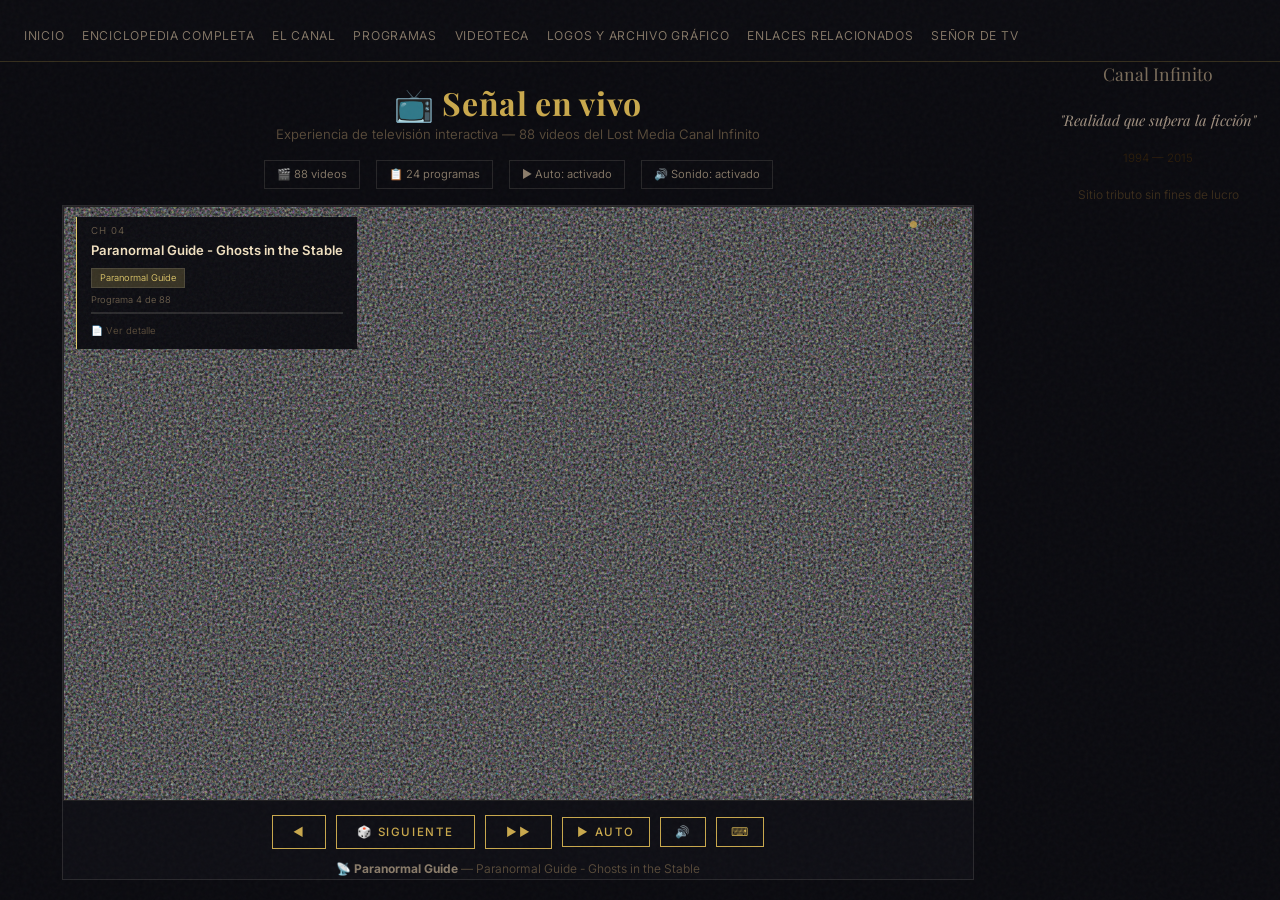
<file: tv.html>
<!DOCTYPE html>
<html lang="es-AR">
<head>
<meta charset="UTF-8">
<meta name="viewport" content="width=device-width, initial-scale=1.0">
<link rel="icon" href="favicon.svg" type="image/svg+xml">
<title>Canal Infinito — Señor de TV</title>
<meta name="description" content="Emisión encadenada del archivo recuperado de Canal Infinito, al estilo del bloque nocturno del canal.">
<meta name="theme-color" content="#0a0a0f">
<link rel="preconnect" href="https://fonts.googleapis.com">
<link rel="preconnect" href="https://fonts.gstatic.com" crossorigin>
<link href="https://fonts.googleapis.com/css2?family=Playfair+Display:ital,wght@0,400;0,700;0,900;1,400&family=Inter:wght@300;400;500;600;700;800&display=swap" rel="stylesheet">
<link rel="stylesheet" href="assets/css/theme.css">
<style>
*,*::before,*::after{box-sizing:border-box;margin:0;padding:0}
body{font-family:'Inter',sans-serif;background:#0a0a0f;color:#e8e0d0;line-height:1.7;overflow-x:hidden;min-height:100vh;display:flex;flex-direction:background}
body::before{content:'';position:fixed;inset:0;background-image:url("data:image/svg+xml,%3Csvg viewBox='0 0 256 256' xmlns='http://www.w3.org/2000/svg'%3E%3Cfilter id='n'%3E%3CfeTurbulence type='fractalNoise' baseFrequency='0.85' numOctaves='4' stitchTiles='stitch'/%3E%3C/filter%3E%3Crect width='100%25' height='100%25' filter='url(%23n)' opacity='0.03'/%3E%3C/svg%3E");pointer-events:none;z-index:9999}
h1,h2,h3,h4{font-family:'Playfair Display',serif;font-weight:700;letter-spacing:0.02em}
a{color:#c9a84c;text-decoration:none;transition:color 0.3s}
a:hover{color:#f0d060}

/* Navbar */
nav{position:fixed;top:0;left:0;right:0;z-index:1000;background:rgba(10,10,15,0.92);backdrop-filter:blur(12px);-webkit-backdrop-filter:blur(12px);border-bottom:1px solid rgba(201,168,76,0.15);padding:0 24px;height:64px;display:flex;align-items:center;justify-content:space-between}
.nav-logo{display:flex;align-items:center;gap:10px;font-family:'Playfair Display',serif;font-size:1.2rem;color:#c9a84c;text-decoration:none}
.nav-logo svg{width:28px;height:28px;fill:#c9a84c}
.nav-links{display:flex;gap:4px;list-style:none;align-items:center}
.nav-links a{color:#7a6c5a;text-decoration:none;font-size:0.78rem;font-weight:500;padding:6px 12px;border-radius:6px;transition:all 0.3s;letter-spacing:0.5px;text-transform:uppercase;white-space:nowrap}
.nav-links a:hover{color:#f0d060;background:rgba(201,168,76,0.08)}
.nav-links a.active{color:#c9a84c;background:rgba(201,168,76,0.12)}
.nav-toggle{display:none;background:none;border:none;color:#c9a84c;font-size:1.5rem;cursor:pointer;padding:8px}

/* TV container */
.tv-container{flex:1;display:flex;flex-direction:column;padding:84px 24px 20px;max-width:960px;margin:0 auto;width:100%}
.tv-header{text-align:center;margin-bottom:16px}
.tv-header h1{font-size:clamp(1.3rem,2.8vw,2rem);color:#c9a84c;margin-bottom:2px}
.tv-header p{color:#5a4c3a;font-size:0.82rem}
.tv-stats{display:flex;justify-content:center;gap:16px;margin-top:6px;flex-wrap:wrap}
.tv-stats span{font-size:0.7rem;color:#4a3c2a;background:rgba(201,168,76,0.06);padding:4px 12px;border-radius:20px;border:1px solid rgba(201,168,76,0.08)}

/* TV Set */
.tv-set{background:#111;border-radius:20px;padding:20px 20px 16px;border:3px solid #222;box-shadow:0 20px 60px rgba(0,0,0,0.6),inset 0 0 40px rgba(0,0,0,0.3);flex:1;display:flex;flex-direction:column;position:relative}
.tv-screen{position:relative;background:#050508;border-radius:10px;overflow:hidden;aspect-ratio:16/9;border:2px solid #2a2a2a;flex:1;display:flex;align-items:center;justify-content:center}
.tv-screen iframe{position:absolute;inset:0;width:100%;height:100%;border:0;z-index:1}
.scanlines{position:absolute;inset:0;z-index:3;pointer-events:none;background:repeating-linear-gradient(0deg,transparent,transparent 2px,rgba(0,0,0,0.06) 2px,rgba(0,0,0,0.06) 4px)}

/* Static overlay (for transitions) */
.static-overlay{position:absolute;inset:0;z-index:4;pointer-events:none;opacity:0;transition:opacity 0.15s;background:#050508}
.static-overlay.active{opacity:1}
.static-overlay::after{content:'';position:absolute;inset:0;background-image:url("data:image/svg+xml,%3Csvg viewBox='0 0 256 256' xmlns='http://www.w3.org/2000/svg'%3E%3Cfilter id='sn'%3E%3CfeTurbulence type='fractalNoise' baseFrequency='0.9' numOctaves='5' stitchTiles='stitch'/%3E%3C/filter%3E%3Crect width='100%25' height='100%25' filter='url(%23sn)' opacity='1'/%3E%3C/svg%3E");animation:staticScramble 0.1s steps(3) infinite}
@keyframes staticScramble{0%{transform:translate(0,0)}25%{transform:translate(-2px,1px)}50%{transform:translate(1px,-1px)}75%{transform:translate(-1px,2px)}100%{transform:translate(0,0)}}

.tv-power-led{position:absolute;top:10px;right:14px;z-index:5;display:flex;align-items:center;gap:5px}
.tv-power-led .led{width:7px;height:7px;border-radius:50%;background:#c9a84c;box-shadow:0 0 8px rgba(201,168,76,0.6);animation:ledPulse 2s ease-in-out infinite}
.tv-power-led .led-label{font-size:0.55rem;color:#3a2c1a;letter-spacing:1px;text-transform:uppercase}
@keyframes ledPulse{0%,100%{opacity:1}50%{opacity:0.3}}

/* Channel info overlay */
.tv-channel-info{position:absolute;top:10px;left:12px;z-index:5;background:rgba(0,0,0,0.8);padding:6px 14px;border-radius:6px;border-left:3px solid #c9a84c;max-width:75%;transition:opacity 0.5s;backdrop-filter:blur(4px)}
.tv-channel-info .ch-number{font-size:0.6rem;color:#6a5c4a;letter-spacing:1px;text-transform:uppercase}
.tv-channel-info .ch-title{font-size:0.82rem;color:#f0e0c0;font-weight:600;white-space:nowrap;overflow:hidden;text-overflow:ellipsis}
.tv-channel-info .ch-badge{display:inline-block;padding:1px 8px;border-radius:10px;font-size:0.58rem;margin-top:3px;background:rgba(201,168,76,0.15);color:#c9a84c}
.tv-channel-info .ch-badge-2{font-size:0.58rem;color:#6a5c4a;margin-top:2px}
.tv-channel-info .ch-progress{height:2px;background:rgba(255,255,255,0.1);border-radius:2px;margin-top:4px;overflow:hidden}
.tv-channel-info .ch-progress-bar{height:100%;background:#c9a84c;width:0%;transition:width 1s linear;border-radius:2px}
.tv-channel-info .ch-detalle{display:block;font-size:0.6rem;color:#5a4c3a;margin-top:4px;text-decoration:none;transition:color .3s}
.tv-channel-info .ch-detalle:hover{color:#c9a84c}

/* Up next */
.tv-upnext{position:absolute;bottom:12px;right:14px;z-index:5;background:rgba(0,0,0,0.85);padding:8px 14px;border-radius:8px;max-width:55%;text-align:right;backdrop-filter:blur(4px);opacity:0;transform:translateY(8px);transition:all 0.5s}
.tv-upnext.show{opacity:1;transform:translateY(0)}
.tv-upnext .upnext-label{font-size:0.55rem;color:#c9a84c;letter-spacing:2px;text-transform:uppercase;font-weight:600}
.tv-upnext .upnext-title{font-size:0.75rem;color:#c0b090;margin-top:2px;white-space:nowrap;overflow:hidden;text-overflow:ellipsis}
.tv-upnext .upnext-prog{font-size:0.6rem;color:#5a4c3a;margin-top:1px}

/* Countdown overlay */
.tv-countdown{position:absolute;bottom:50%;left:50%;transform:translate(-50%,50%);z-index:5;text-align:center;opacity:0;transition:opacity 0.3s;pointer-events:none}
.tv-countdown.show{opacity:1}
.tv-countdown .countdown-num{font-size:4rem;font-weight:900;color:#c9a84c;font-family:'Playfair Display',serif;text-shadow:0 0 40px rgba(201,168,76,0.3)}
.tv-countdown .countdown-label{font-size:0.7rem;color:#5a4c3a;letter-spacing:2px;text-transform:uppercase}

/* Idle state */
.tv-idle{text-align:center;z-index:2;position:relative}
.tv-idle svg{width:70px;height:70px;fill:#c9a84c;opacity:0.4}
.tv-idle p{color:#5a4c3a;font-family:'Playfair Display',serif;font-size:1rem;margin-top:6px;opacity:0.5}
.tv-idle .idle-sub{font-size:0.75rem;color:#3a2c1a;font-family:'Inter',sans-serif;margin-top:4px}
@keyframes idlePulse{0%,100%{opacity:0.4}50%{opacity:0.15}}
.tv-idle svg{animation:idlePulse 3s ease-in-out infinite}

/* controls */
.tv-controls{display:flex;align-items:center;justify-content:center;gap:10px;margin-top:14px;flex-wrap:wrap}
.tv-btn{padding:9px 20px;border-radius:50px;border:1px solid rgba(201,168,76,0.2);background:rgba(201,168,76,0.05);color:#c9a84c;font-family:'Inter',sans-serif;font-size:0.82rem;font-weight:600;cursor:pointer;transition:all 0.3s;display:inline-flex;align-items:center;gap:7px;text-decoration:none}
.tv-btn:hover{background:rgba(201,168,76,0.12);border-color:rgba(201,168,76,0.4);transform:translateY(-1px)}
.tv-btn-sm{padding:7px 14px;font-size:0.75rem;gap:5px}
.tv-btn-secondary{background:rgba(255,255,255,0.04);color:#7a6c5a;border-color:rgba(255,255,255,0.08)}
.tv-btn-secondary:hover{background:rgba(255,255,255,0.07);color:#a09080}
.tv-btn-icon{width:36px;height:36px;padding:0;border-radius:50%;justify-content:center}
.tv-now-playing{text-align:center;margin-top:10px;font-size:0.75rem;color:#5a4c3a;min-height:1.2em}
.tv-now-playing strong{color:#8a7c6a}

/* Help overlay */
.tv-help{position:fixed;inset:0;z-index:2000;background:rgba(0,0,0,0.85);display:none;align-items:center;justify-content:center;backdrop-filter:blur(8px)}
.tv-help.open{display:flex}
.tv-help-box{background:#181810;border:1px solid rgba(201,168,76,0.15);border-radius:16px;padding:32px;max-width:420px;width:90%}
.tv-help-box h3{color:#c9a84c;margin-bottom:16px;font-size:1.1rem}
.tv-help-box kbd{display:inline-block;background:#2a2a1a;color:#c9a84c;padding:2px 10px;border-radius:4px;font-size:0.75rem;font-family:'Inter',sans-serif;border:1px solid rgba(201,168,76,0.15);min-width:28px;text-align:center}
.tv-help-item{display:flex;justify-content:space-between;align-items:center;padding:5px 0;font-size:0.8rem;color:#a09080}
.tv-help-item:not(:last-child){border-bottom:1px solid rgba(255,255,255,0.04)}

footer{text-align:center;padding:16px 24px}
footer p{color:#2a1c0a;font-size:0.72rem}

@media(max-width:768px){
  .nav-links{display:none;position:absolute;top:64px;left:0;right:0;background:rgba(10,10,15,0.96);backdrop-filter:blur(12px);flex-direction:column;padding:16px;border-bottom:1px solid rgba(201,168,76,0.15);gap:4px}
  .nav-links.open{display:flex}
  .nav-toggle{display:block}
  nav{padding:0 16px}
  .tv-container{padding:80px 12px 12px}
  .tv-set{padding:14px 14px 12px}
  .tv-controls{gap:8px}
  .tv-btn{font-size:0.75rem;padding:7px 14px}
  .tv-btn-icon{width:32px;height:32px}
  .tv-help-box{padding:24px}
}
</style>
    <link rel="stylesheet" href="assets/css/de-slop-legacy.css">
</head>
<body data-page="tv">
<a class="skip-link" href="#contenido">Saltar al contenido</a>
<nav><a id="contenido"></a>
  <a href="index.html" class="nav-logo">
    <svg viewBox="0 0 120 60" xmlns="http://www.w3.org/2000/svg">
      <path d="M30,30 C30,11 54,8 60,27 C66,8 90,11 90,30 C90,49 66,52 60,33 C54,52 30,49 30,30 Z" fill="none" stroke="currentColor" stroke-width="2.5" stroke-linecap="round"/>
    </svg>
    Infinito
  </a>
  <button class="nav-toggle" aria-label="Menú">☰</button>
  <ul class="nav-links">
    <li><a href="index.html">Inicio</a></li>
    <li><a href="enciclopedia.html">Enciclopedia</a></li>
    <li><a href="logos.html">Logos</a></li>
    <li><a href="enlaces.html">Enlaces</a></li>
    <li><a href="canal.html">El Canal</a></li>
    <li><a href="programas.html">Programas</a></li>
    <li><a href="videoteca.html">Videoteca</a></li>
    <li><a href="tv.html" class="active">TV Channel</a></li>
  </ul>
</nav>

<div class="tv-container">
  <header class="tv-header">
    <h1>📺 Señal en vivo</h1>
    <p>Experiencia de televisión interactiva &mdash; 88 videos del Lost Media Canal Infinito</p>
    <div class="tv-stats">
      <span id="tvStatVideo">🎬 88 videos</span>
      <span id="tvStatProg">📋 24 programas</span>
      <span id="tvStatAuto">▶ Auto: activado</span>
      <span id="tvStatVol">🔊 Sonido: activado</span>
    </div>
  </header>

  <div class="tv-set">
    <div class="tv-screen" id="tvScreen">
      <div class="tv-idle" id="tvIdle">
        <svg viewBox="0 0 200 100" xmlns="http://www.w3.org/2000/svg">
          <path d="M50,50 C50,18 88,12 100,45 C112,12 150,18 150,50 C150,82 112,88 100,55 C88,88 50,82 50,50 Z" fill="none" stroke="#c9a84c" stroke-width="3" stroke-linecap="round"/>
        </svg>
        <p>Sintonizando Canal Infinito...</p>
        <p class="idle-sub">Presiona cualquier tecla o haz clic en "Siguiente video"</p>
      </div>
      <div class="static-overlay" id="staticOverlay"></div>
      <div class="scanlines"></div>
      <div class="tv-power-led"><span class="led"></span><span class="led-label">ON AIR</span></div>
      <div class="tv-channel-info" id="tvInfo">
        <div class="ch-number" id="tvChNum">CH —</div>
        <div class="ch-title" id="tvChTitle">Cargando...</div>
        <span class="ch-badge" id="tvChBadge"></span>
        <div class="ch-badge-2" id="tvChBadge2"></div>
        <div class="ch-progress"><div class="ch-progress-bar" id="tvProgress"></div></div>
        <a class="ch-detalle" id="tvDetalle" target="_blank">📄 Ver detalle</a>
      </div>
      <div class="tv-upnext" id="tvUpNext">
        <div class="upnext-label">Siguiente</div>
        <div class="upnext-title" id="upnextTitle"></div>
        <div class="upnext-prog" id="upnextProg"></div>
      </div>
      <div class="tv-countdown" id="tvCountdown">
        <div class="countdown-num" id="countdownNum">3</div>
        <div class="countdown-label">auto-siguiente</div>
      </div>
    </div>

    <div class="tv-controls">
      <button class="tv-btn" id="prevBtn" title="Anterior (←)">◀</button>
      <button class="tv-btn" id="randomBtn" title="Siguiente (Space/N)">🎲 Siguiente</button>
      <button class="tv-btn" id="nextBtn" title="Repetir mismo programa (→)">▶▶</button>
      <button class="tv-btn tv-btn-sm tv-btn-secondary" id="autoToggle" title="Auto-avance">▶ Auto</button>
      <button class="tv-btn tv-btn-sm tv-btn-secondary" id="muteBtn" title="Silenciar (M)">🔊</button>
      <button class="tv-btn tv-btn-sm tv-btn-secondary" id="helpBtn" title="Atajos (?)">⌨</button>
    </div>
    <p class="tv-now-playing" id="tvNowPlaying"></p>
  </div>
</div>

<footer>
  <div class="footer-map">
    <div>
      <p style="font-family:'Playfair Display',serif;font-size:1.1rem;color:#7a6c5a">Canal Infinito</p>
      <p class="footer-tagline">"Realidad que supera la ficción"</p>
      <p style="margin:6px 0 16px">1994 — 2015</p>
      <p style="font-size:0.75rem;color:#3a2c1a">Sitio tributo sin fines de lucro</p>
    </div>
    <nav aria-label="Mapa del sitio">
      <ul class="footer-links">
  <li><a href="index.html">Inicio</a></li>
  <li><a href="enciclopedia.html">Enciclopedia completa</a></li>
  <li><a href="canal.html">El canal</a></li>
  <li><a href="programas.html">Programas</a></li>
  <li><a href="videoteca.html">Videoteca</a></li>
  <li><a href="logos.html">Logos y archivo gráfico</a></li>
  <li><a href="enlaces.html">Enlaces relacionados</a></li>
  <li><a href="tv.html">Señor de TV</a></li>
      </ul>
    </nav>
  </div>
</footer>

<div class="tv-help" id="tvHelp">
  <div class="tv-help-box">
    <h3>⌨ Atajos de teclado</h3>
    <div class="tv-help-item"><span>Video siguiente</span> <span><kbd>Space</kbd> / <kbd>N</kbd></span></div>
    <div class="tv-help-item"><span>Siguiente del mismo programa</span> <span><kbd>→</kbd></span></div>
    <div class="tv-help-item"><span>Video anterior</span> <span><kbd>←</kbd></span></div>
    <div class="tv-help-item"><span>Activar / silenciar</span> <span><kbd>M</kbd></span></div>
    <div class="tv-help-item"><span>Alternar auto-avance</span> <span><kbd>A</kbd></span></div>
    <div class="tv-help-item"><span>Modo pantalla completa</span> <span><kbd>F</kbd></span></div>
    <div class="tv-help-item"><span>Mostrar / ocultar ayuda</span> <span><kbd>?</kbd></span></div>
    <div style="margin-top:16px;text-align:right">
      <button class="tv-btn tv-btn-sm" id="helpClose">Cerrar</button>
    </div>
  </div>
</div>

<script src="assets/js/legacy/tv.js"></script>
<script>
// ── Data (standardized progIds) ──
const { progNames, progColors, catalog } = window.CI_LEGACY.tv;;

const TOTAL = catalog.length;
let currentIdx = -1;
let history = [];
let autoAdvance = true;
let isMuted = false;
let player = null;
let progressTimer = null;
let countdownTimer = null;
let countdownValue = 5;
let wasAutoLoading = false;

// ── DOM refs ──
const screen = document.getElementById('tvScreen');
const idle = document.getElementById('tvIdle');
const staticOverlay = document.getElementById('staticOverlay');
const tvInfo = document.getElementById('tvInfo');
const tvChNum = document.getElementById('tvChNum');
const tvChTitle = document.getElementById('tvChTitle');
const tvChBadge = document.getElementById('tvChBadge');
const tvChBadge2 = document.getElementById('tvChBadge2');
const tvProgress = document.getElementById('tvProgress');
const tvNowPlaying = document.getElementById('tvNowPlaying');
const tvUpNext = document.getElementById('tvUpNext');
const upnextTitle = document.getElementById('upnextTitle');
const upnextProg = document.getElementById('upnextProg');
const countdownEl = document.getElementById('tvCountdown');
const countdownNum = document.getElementById('countdownNum');
const randomBtn = document.getElementById('randomBtn');
const prevBtn = document.getElementById('prevBtn');
const nextBtn = document.getElementById('nextBtn');
const autoToggle = document.getElementById('autoToggle');

// ── Helpers ──
function getProgName(prog){return progNames[prog]||prog;}
function getProgColor(prog){return progColors[prog]||'#c9a84c';}

function getNextRandom(){return Math.floor(Math.random()*TOTAL);}
function getNextSameProg(idx){
  const prog=catalog[idx].prog;
  const same=catalog.map((v,i)=>i).filter(i=>catalog[i].prog===prog&&i!==idx);
  if(same.length===0)return getNextRandom();
  return same[Math.floor(Math.random()*same.length)];
}
function getPrevFromHistory(){
  if(history.length<2)return getNextRandom();
  history.pop(); // remove current
  return history.pop(); // get previous
}

function showStatic(show){
  staticOverlay.classList.toggle('active',show);
}

function loadVideo(idx,keepHistory){
  // Save to history
  if(!keepHistory){
    if(currentIdx>=0) history.push(currentIdx);
    if(history.length>50) history.shift();
  }
  currentIdx=idx;
  const v=catalog[idx];
  const progName=getProgName(v.prog);
  const color=getProgColor(v.prog);

  // Hide idle
  idle.style.display='none';

  // Static transition
  showStatic(true);
  setTimeout(()=>{
    // Create iframe
    const oldIframe=screen.querySelector('iframe');
    if(oldIframe) oldIframe.remove();

    const iframe=document.createElement('iframe');
    iframe.src='https://www.youtube-nocookie.com/embed/'+v.id+'?rel=0&autoplay=1&enablejsapi=1&origin='+encodeURIComponent(window.location.origin);
    iframe.allow='autoplay; encrypted-media';
    iframe.allowFullscreen=true;
    iframe.loading='eager';
    screen.insertBefore(iframe,screen.querySelector('.scanlines'));

    // Update channel info
    tvChNum.textContent='CH '+(idx+1).toString().padStart(2,'0');
    tvChTitle.textContent=v.t;
    tvChBadge.textContent=progName;
    tvChBadge.style.background=color+'33';
    tvChBadge.style.color=color;
    tvChBadge2.textContent='Programa '+(idx+1)+' de '+TOTAL;
    // Set detail link
    const dl=document.getElementById('tvDetalle');
    if(dl){dl.href='video.html?id='+v.id;dl.style.display='inline'}

    // Update now playing
    tvNowPlaying.innerHTML='📡 <strong>'+progName+'</strong> &mdash; '+v.t;

    // Update border
    tvInfo.style.borderLeftColor=color;

    // Update up next (preview next)
    updateUpNext();

    // Fade in
    setTimeout(()=>{showStatic(false)},250);
  },400);

  // Start counting for auto-advance
  resetCountdown();
}

function updateUpNext(){
  // Find next video of same program first
  const prog=catalog[currentIdx].prog;
  const same=catalog.map((v,i)=>i).filter(i=>catalog[i].prog===prog&&i!==currentIdx);
  const nextIdx=same.length>0?same[Math.floor(Math.random()*same.length)]:getNextRandom();
  const next=catalog[nextIdx];
  const nextProg=getProgName(next.prog);
  upnextTitle.textContent=next.t;
  upnextProg.textContent=nextProg;
  // Not showing it by default, will show near end
  tvUpNext.classList.remove('show');
}

function resetCountdown(){
  clearInterval(countdownTimer);
  clearTimeout(progressTimer);
  countdownEl.classList.remove('show');
  tvUpNext.classList.remove('show');
  tvProgress.style.width='0%';
  countdownValue=5;

  if(!autoAdvance) return;

  // Show "up next" after 70% of a reasonable time (~10s for UX)
  // Since we can't detect actual video end easily, show up next after 15s
  setTimeout(()=>{
    if(autoAdvance) tvUpNext.classList.add('show');
  },15000);

  // Countdown at 28s
  setTimeout(()=>{
    if(!autoAdvance || currentIdx<0) return;
    countdownEl.classList.add('show');
    countdownValue=5;
    countdownNum.textContent='5';
    countdownTimer=setInterval(()=>{
      countdownValue--;
      countdownNum.textContent=countdownValue;
      if(countdownValue<=0){
        clearInterval(countdownTimer);
        countdownEl.classList.remove('show');
        playRandom();
      }
    },1000);
  },30000);

  // Progress bar animation (30s cycle)
  setTimeout(()=>{
    if(currentIdx<0) return;
    tvProgress.style.width='100%';
    tvProgress.style.transition='width 28s linear';
    tvProgress.style.width='0%';
    // Then reset after completion
    setTimeout(()=>{
      tvProgress.style.transition='none';
      tvProgress.style.width='0%';
    },28000);
  },2000);
}

function playRandom(){loadVideo(getNextRandom(),false);}
function playPrev(){const idx=getPrevFromHistory();loadVideo(idx,true);}
function playSameProg(){if(currentIdx<0){playRandom();return;}loadVideo(getNextSameProg(currentIdx),false);}

// ── Mute via YouTube postMessage ──
function setMute(muted){
  isMuted=muted;
  const iframe=screen.querySelector('iframe');
  if(iframe && iframe.contentWindow){
    iframe.contentWindow.postMessage(JSON.stringify({event:'command',func:muted?'mute':'unMute',args:''}),'*');
  }
  document.getElementById('muteBtn').textContent=muted?'🔇':'🔊';
  document.getElementById('muteBtn').style.color=muted?'#ff6450':'#7a6c5a';
  document.getElementById('tvStatVol').textContent=muted?'🔇 Silenciado':'🔊 Sonido: activado';
}
document.getElementById('muteBtn').addEventListener('click',()=>setMute(!isMuted));

// ── Auto toggle ──
autoToggle.addEventListener('click',()=>{
  autoAdvance=!autoAdvance;
  autoToggle.textContent=autoAdvance?'▶ Auto':'■ Auto';
  autoToggle.style.color=autoAdvance?'#c9a84c':'#7a6c5a';
  document.getElementById('tvStatAuto').textContent=autoAdvance?'▶ Auto: activado':'■ Auto: desactivado';
  if(autoAdvance && currentIdx>=0) resetCountdown();
  else {
    clearInterval(countdownTimer);
    countdownEl.classList.remove('show');
    tvUpNext.classList.remove('show');
  }
});

// ── Button events ──
randomBtn.addEventListener('click',playRandom);
prevBtn.addEventListener('click',playPrev);
nextBtn.addEventListener('click',playSameProg);

// ── Keyboard ──
document.addEventListener('keydown',e=>{
  const key=e.key;
  if(key===' '||key==='Space'||key==='n'||key==='N'){
    e.preventDefault(); playRandom();
  } else if(key==='ArrowRight'){
    e.preventDefault(); playSameProg();
  } else if(key==='ArrowLeft'){
    e.preventDefault(); playPrev();
  } else if(key==='m'||key==='M'){
    e.preventDefault(); setMute(!isMuted);
  } else if(key==='a'||key==='A'){
    e.preventDefault(); autoToggle.click();
  } else if(key==='f'||key==='F'){
    e.preventDefault();
    if(!document.fullscreenElement) document.documentElement.requestFullscreen();
    else document.exitFullscreen();
  } else if(key==='?'){
    e.preventDefault();
    document.getElementById('tvHelp').classList.toggle('open');
  } else if(key==='Escape'){
    document.getElementById('tvHelp').classList.remove('open');
  }
});

// Click on screen = next
screen.addEventListener('click',e=>{
  if(e.target===screen||e.target===staticOverlay) playRandom();
});

// ── Help ──
document.getElementById('helpBtn').addEventListener('click',()=>{
  document.getElementById('tvHelp').classList.toggle('open');
});
document.getElementById('helpClose').addEventListener('click',()=>{
  document.getElementById('tvHelp').classList.remove('open');
});

// ── Nav ──
document.querySelector('.nav-toggle')?.addEventListener('click',function(){document.querySelector('.nav-links').classList.toggle('open')});
document.querySelectorAll('.nav-links a').forEach(a=>a.addEventListener('click',()=>{document.querySelector('.nav-links')?.classList.remove('open')}));

// ── Init ──
document.addEventListener('DOMContentLoaded',()=>{setTimeout(playRandom,600)});
</script>
</body>
</html>
</file>
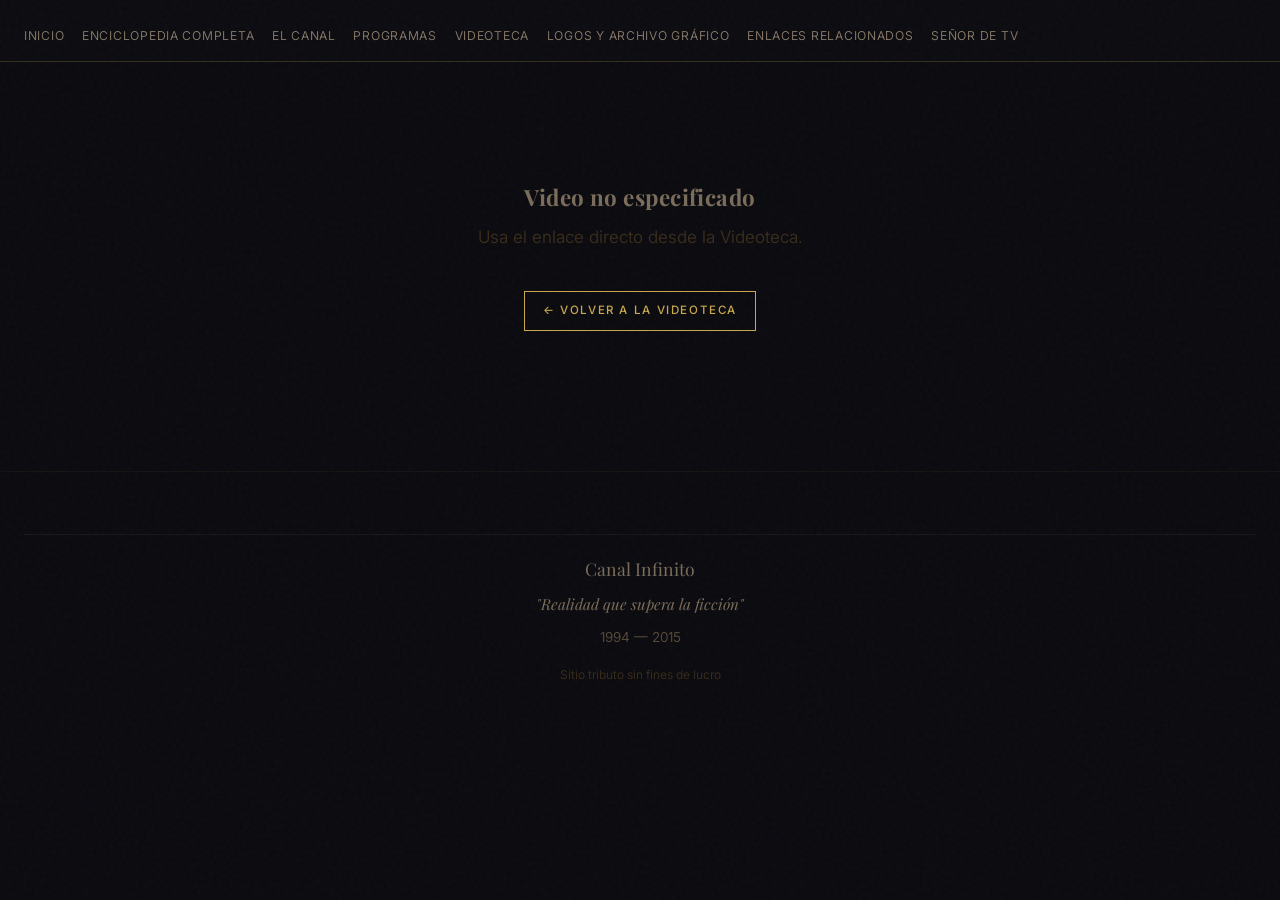
<file: video.html>
<!DOCTYPE html>
<html lang="es-AR">
<head>
<meta charset="UTF-8">
<meta name="viewport" content="width=device-width, initial-scale=1.0">
<link rel="icon" href="favicon.svg" type="image/svg+xml">
<title>Canal Infinito — Reproductor</title>
<meta name="description" content="Reproductor de la videoteca de Canal Infinito con piezas recuperadas del archivo comunitario del canal.">
<meta name="theme-color" content="#0a0a0f">
<link rel="preconnect" href="https://fonts.googleapis.com">
<link rel="preconnect" href="https://fonts.gstatic.com" crossorigin>
<link href="https://fonts.googleapis.com/css2?family=Playfair+Display:ital,wght@0,400;0,700;0,900;1,400&family=Inter:wght@300;400;500;600;700&display=swap" rel="stylesheet">
<link rel="stylesheet" href="assets/css/theme.css">
<style>
*,*::before,*::after{box-sizing:border-box;margin:0;padding:0}
body{font-family:'Inter',sans-serif;background:#0a0a0f;color:#e8e0d0;line-height:1.7;overflow-x:hidden}
body::before{content:'';position:fixed;inset:0;background-image:url("data:image/svg+xml,%3Csvg viewBox='0 0 256 256' xmlns='http://www.w3.org/2000/svg'%3E%3Cfilter id='n'%3E%3CfeTurbulence type='fractalNoise' baseFrequency='0.85' numOctaves='4' stitchTiles='stitch'/%3E%3C/filter%3E%3Crect width='100%25' height='100%25' filter='url(%23n)' opacity='0.03'/%3E%3C/svg%3E");pointer-events:none;z-index:9999}
h1,h2,h3,h4{font-family:'Playfair Display',serif;font-weight:700;letter-spacing:0.02em}
a{color:#c9a84c;text-decoration:none;transition:color 0.3s}
a:hover{color:#f0d060}

/* Navbar */
nav{position:fixed;top:0;left:0;right:0;z-index:1000;background:rgba(10,10,15,0.92);backdrop-filter:blur(12px);-webkit-backdrop-filter:blur(12px);border-bottom:1px solid rgba(201,168,76,0.15);padding:0 24px;height:64px;display:flex;align-items:center;justify-content:space-between}
.nav-logo{display:flex;align-items:center;gap:10px;font-family:'Playfair Display',serif;font-size:1.2rem;color:#c9a84c;text-decoration:none}
.nav-logo svg{width:28px;height:28px;fill:#c9a84c}
.nav-links{display:flex;gap:4px;list-style:none;align-items:center}
.nav-links a{color:#7a6c5a;text-decoration:none;font-size:0.78rem;font-weight:500;padding:6px 12px;border-radius:6px;transition:all 0.3s;letter-spacing:0.5px;text-transform:uppercase;white-space:nowrap}
.nav-links a:hover{color:#f0d060;background:rgba(201,168,76,0.08)}
.nav-links a.active{color:#c9a84c;background:rgba(201,168,76,0.12)}
.nav-toggle{display:none;background:none;border:none;color:#c9a84c;font-size:1.5rem;cursor:pointer;padding:8px}

/* Layout */
.page-container{padding:84px 24px 40px;max-width:1100px;margin:0 auto}

/* Breadcrumb */
.breadcrumb{font-size:0.78rem;color:#5a4c3a;margin-bottom:20px}
.breadcrumb a{color:#7a6c5a}
.breadcrumb a:hover{color:#c9a84c}
.breadcrumb span{color:#3a2c1a;margin:0 6px}

/* Player section */
.player-section{background:#111;border-radius:16px;overflow:hidden;border:1px solid rgba(201,168,76,0.1);margin-bottom:24px}
.player-container{position:relative;width:100%;padding-bottom:56.25%;background:#050508}
.player-container iframe{position:absolute;top:0;left:0;width:100%;height:100%;border:0}
.player-scanlines{position:absolute;inset:0;z-index:2;pointer-events:none;background:repeating-linear-gradient(0deg,transparent,transparent 2px,rgba(0,0,0,0.06) 2px,rgba(0,0,0,0.06) 4px)}

/* Video info */
.video-info{padding:24px 28px}
.video-info h1{font-size:clamp(1.2rem,2.5vw,1.7rem);color:#e8e0d0;margin-bottom:12px;line-height:1.3}
.video-meta{display:flex;align-items:center;gap:12px;flex-wrap:wrap;margin-bottom:16px}
.video-badge{display:inline-block;padding:4px 14px;border-radius:20px;font-size:0.75rem;font-weight:600;text-transform:uppercase;letter-spacing:0.5px}
.video-date{font-size:0.8rem;color:#5a4c3a}
.video-prog-id{font-size:0.7rem;color:#3a2c1a;background:rgba(255,255,255,0.03);padding:3px 10px;border-radius:10px}
.video-desc{font-size:0.92rem;color:#a09080;line-height:1.8;border-top:1px solid rgba(201,168,76,0.06);padding-top:16px}

/* Program sidebar */
.content-grid{display:grid;grid-template-columns:1fr 300px;gap:24px}
.program-card{background:rgba(26,10,46,0.2);border:1px solid rgba(201,168,76,0.08);border-radius:14px;padding:20px;height:fit-content}
.program-card h3{font-size:0.85rem;color:#c9a84c;text-transform:uppercase;letter-spacing:1px;margin-bottom:10px;font-family:'Inter',sans-serif}
.program-card p{font-size:0.82rem;color:#7a6c5a;line-height:1.7}
.program-card .prog-stats{font-size:0.72rem;color:#5a4c3a;margin-top:10px;padding-top:10px;border-top:1px solid rgba(255,255,255,0.04)}

/* Tags */
.tags{display:flex;gap:6px;flex-wrap:wrap;margin-top:16px}
.tag{display:inline-block;padding:3px 10px;border-radius:12px;font-size:0.65rem;background:rgba(201,168,76,0.06);color:#7a6c5a;border:1px solid rgba(201,168,76,0.08)}

/* Actions */
.video-actions{display:flex;gap:10px;margin-top:20px;flex-wrap:wrap}
.action-btn{padding:8px 20px;border-radius:50px;border:1px solid rgba(201,168,76,0.2);background:rgba(201,168,76,0.05);color:#c9a84c;font-family:'Inter',sans-serif;font-size:0.82rem;font-weight:600;cursor:pointer;transition:all 0.3s;display:inline-flex;align-items:center;gap:6px;text-decoration:none}
.action-btn:hover{background:rgba(201,168,76,0.12);border-color:rgba(201,168,76,0.4);transform:translateY(-1px)}
.action-btn-secondary{background:rgba(255,255,255,0.04);color:#7a6c5a;border-color:rgba(255,255,255,0.08)}
.action-btn-secondary:hover{background:rgba(255,255,255,0.07);color:#a09080}

/* Related videos */
.related-section{margin-top:32px}
.related-section h2{font-size:1.1rem;color:#c9a84c;margin-bottom:16px;font-family:'Inter',sans-serif;font-weight:600;text-transform:uppercase;letter-spacing:0.5px}
.related-grid{display:grid;grid-template-columns:repeat(auto-fill,minmax(240px,1fr));gap:14px}
.related-card{background:rgba(26,10,46,0.2);border:1px solid rgba(201,168,76,0.06);border-radius:12px;overflow:hidden;cursor:pointer;transition:all 0.35s cubic-bezier(0.22,1,0.36,1)}
.related-card:hover{transform:translateY(-3px);border-color:rgba(201,168,76,0.2);box-shadow:0 8px 24px rgba(0,0,0,0.3)}
.related-card .rel-thumb{position:relative;width:100%;padding-bottom:56.25%;background:#050508}
.related-card .rel-thumb img{position:absolute;inset:0;width:100%;height:100%;object-fit:cover;transition:transform 0.4s}
.related-card:hover .rel-thumb img{transform:scale(1.05)}
.related-card .rel-info{padding:10px 12px 12px}
.related-card .rel-info h4{font-family:'Inter',sans-serif;font-size:0.8rem;font-weight:600;color:#d0c8b0;line-height:1.3;display:-webkit-box;-webkit-line-clamp:2;-webkit-box-orient:vertical;overflow:hidden;margin-bottom:4px}
.related-card .rel-badge{font-size:0.6rem;padding:1px 8px;border-radius:12px;display:inline-block;font-weight:500}

/* Empty / loading state */
.loading-state{text-align:center;padding:80px 24px}
.loading-state svg{width:60px;height:60px;fill:#c9a84c;opacity:0.3;animation:idlePulse 2s ease-in-out infinite}
.loading-state h2{color:#7a6c5a;font-size:1.2rem;margin-top:12px}
.loading-state p{color:#3a2c1a;font-size:0.9rem;margin-top:6px}
@keyframes idlePulse{0%,100%{opacity:0.3}50%{opacity:0.1}}

.not-found{padding:100px 24px;text-align:center}
.not-found h2{color:#7a6c5a;font-size:1.4rem}
.not-found p{color:#3a2c1a;margin-top:8px}

footer{text-align:center;padding:40px 24px 24px;border-top:1px solid rgba(201,168,76,0.06)}
footer p{color:#5a4c3a;font-size:0.85rem;margin-bottom:4px}
footer .footer-tagline{font-family:'Playfair Display',serif;font-style:italic;color:#7a6c5a;font-size:0.95rem;margin:8px 0}

@media(max-width:768px){
  .nav-links{display:none;position:absolute;top:64px;left:0;right:0;background:rgba(10,10,15,0.96);backdrop-filter:blur(12px);flex-direction:column;padding:16px;border-bottom:1px solid rgba(201,168,76,0.15);gap:4px}
  .nav-links.open{display:flex}
  .nav-toggle{display:block}
  nav{padding:0 16px}
  .page-container{padding:76px 12px 24px}
  .video-info{padding:16px 18px}
  .content-grid{grid-template-columns:1fr}
  .related-grid{grid-template-columns:repeat(2,1fr)}
}
@media(max-width:480px){
  .related-grid{grid-template-columns:1fr}
}
</style>
    <link rel="stylesheet" href="assets/css/de-slop-legacy.css">
</head>
<body data-page="videoteca">
<a class="skip-link" href="#contenido">Saltar al contenido</a>
<nav><a id="contenido"></a>
  <a href="index.html" class="nav-logo">
    <svg viewBox="0 0 120 60" xmlns="http://www.w3.org/2000/svg">
      <path d="M30,30 C30,11 54,8 60,27 C66,8 90,11 90,30 C90,49 66,52 60,33 C54,52 30,49 30,30 Z" fill="none" stroke="currentColor" stroke-width="2.5" stroke-linecap="round"/>
    </svg>
    Infinito
  </a>
  <button class="nav-toggle" aria-label="Menú">☰</button>
  <ul class="nav-links">
    <li><a href="index.html">Inicio</a></li>
    <li><a href="enciclopedia.html">Enciclopedia</a></li>
    <li><a href="logos.html">Logos</a></li>
    <li><a href="enlaces.html">Enlaces</a></li>
    <li><a href="canal.html">El Canal</a></li>
    <li><a href="programas.html">Programas</a></li>
    <li><a href="videoteca.html">Videoteca</a></li>
    <li><a href="tv.html">TV Channel</a></li>
  </ul>
</nav>

<div class="page-container" id="app">
  <div class="loading-state" id="loadingState">
    <svg viewBox="0 0 200 100" xmlns="http://www.w3.org/2000/svg">
      <path d="M50,50 C50,18 88,12 100,45 C112,12 150,18 150,50 C150,82 112,88 100,55 C88,88 50,82 50,50 Z" fill="none" stroke="currentColor" stroke-width="3" stroke-linecap="round"/>
    </svg>
    <h2>Cargando video...</h2>
    <p>Recuperando información del archivo</p>
  </div>
</div>

<footer>
  <div class="footer-map">
    <div>
      <p style="font-family:'Playfair Display',serif;font-size:1.1rem;color:#7a6c5a">Canal Infinito</p>
      <p class="footer-tagline">"Realidad que supera la ficción"</p>
      <p style="margin:6px 0 16px">1994 — 2015</p>
      <p style="font-size:0.75rem;color:#3a2c1a">Sitio tributo sin fines de lucro</p>
    </div>
    <nav aria-label="Mapa del sitio">
      <ul class="footer-links">
  <li><a href="index.html">Inicio</a></li>
  <li><a href="enciclopedia.html">Enciclopedia completa</a></li>
  <li><a href="canal.html">El canal</a></li>
  <li><a href="programas.html">Programas</a></li>
  <li><a href="videoteca.html">Videoteca</a></li>
  <li><a href="logos.html">Logos y archivo gráfico</a></li>
  <li><a href="enlaces.html">Enlaces relacionados</a></li>
  <li><a href="tv.html">Señor de TV</a></li>
      </ul>
    </nav>
  </div>
</footer>

<script src="assets/js/legacy/video.js"></script>
<script>
// ── Same catalog as videoteca ──
const { catalog, programInfo, programColors } = window.CI_LEGACY.video;;

const progColorsMap = {};
catalog.forEach(v => { progColorsMap[v.progId] = programColors[v.progId] || '#c9a84c'; });

function ytEmbed(id){return 'https://www.youtube-nocookie.com/embed/'+id+'?rel=0&autoplay=1'}
function ytThumb(id,w){return 'https://img.youtube.com/vi/'+id+'/'+(w>320?'maxresdefault.jpg':'hqdefault.jpg')}
function fmtDate(d){return d?new Date(d+'T00:00:00').toLocaleDateString('es-AR',{year:'numeric',month:'long',day:'numeric'}):''}

// ── Page render ──
function renderVideo(id){
  const v = catalog.find(x => x.id === id);
  const app = document.getElementById('app');
  const loading = document.getElementById('loadingState');

  if(!v){
    loading.style.display = 'none';
    app.innerHTML = '<div class="not-found"><h2>Video no encontrado</h2><p>El video solicitado no existe en el archivo.</p><a href="videoteca.html" class="action-btn" style="display:inline-flex;margin-top:20px">← Volver a la Videoteca</a></div>';
    document.title = 'Canal Infinito — Video no encontrado';
    return;
  }

  document.title = v.title+' — Canal Infinito';
  const pc = progColorsMap[v.progId] || '#c9a84c';
  const pi = programInfo[v.progId];
  const sameProg = catalog.filter(x => x.id !== id && x.progId === v.progId);
  const others = catalog.filter(x => x.id !== id && x.progId !== v.progId);
  const related = [...sameProg, ...others].slice(0, 6);

  // Update browser URL without reload
  if(window.history.replaceState){
    window.history.replaceState({videoId:id}, '', '?id='+id);
  }

  app.innerHTML =
    '<div class="breadcrumb"><a href="videoteca.html">Videoteca</a><span>›</span><span style="color:#7a6c5a">'+v.title+'</span></div>'+
    '<div class="player-section">'+
      '<div class="player-container">'+
        '<iframe src="'+ytEmbed(id)+'" allowfullscreen allow="autoplay; encrypted-media" loading="eager"></iframe>'+
        '<div class="player-scanlines"></div>'+
      '</div>'+
      '<div class="video-info">'+
        '<h1>'+v.title+'</h1>'+
        '<div class="video-meta">'+
          '<span class="video-badge" style="background:'+pc+'22;color:'+pc+';border:1px solid '+pc+'44">'+v.programa+'</span>'+
          '<span class="video-date">'+fmtDate(v.pub)+'</span>'+
          '<span class="video-prog-id">ID: '+v.progId+'</span>'+
        '</div>'+
        '<div class="content-grid">'+
          '<div>'+
            '<p class="video-desc">'+v.desc+'</p>'+
            '<div class="tags">'+
              v.tags.map(t => '<span class="tag">#'+t+'</span>').join('')+
            '</div>'+
            '<div class="video-actions">'+
              '<a href="videoteca.html" class="action-btn action-btn-secondary">← Videoteca</a>'+
              '<a href="tv.html" class="action-btn">📺 Ver en TV Channel</a>'+
              '<button class="action-btn action-btn-secondary" onclick="copyLink()" id="copyBtn">🔗 Copiar enlace</button>'+
            '</div>'+
          '</div>'+
          '<div class="program-card">'+
            '<h3 style="color:'+pc+'">'+v.programa+'</h3>'+
            '<p>'+(pi ? pi.desc : 'Programa de Canal Infinito.')+'</p>'+
            '<div class="prog-stats">'+
              (sameProg.length+1)+' video'+(sameProg.length > 0 ? 's' : '')+' en este programa'+
            '</div>'+
          '</div>'+
        '</div>'+
      '</div>'+
    '</div>'+
    '<div class="related-section">'+
      '<h2>Más videos'+(sameProg.length > 0 ? ' de <span style="color:'+pc+'">'+v.programa+'</span>' : '')+'</h2>'+
      '<div class="related-grid">'+
        related.map(rv => {
          const rpc = progColorsMap[rv.progId] || '#c9a84c';
          return '<div class="related-card" onclick="window.location.href=\'video.html?id='+rv.id+'\'">'+
            '<div class="rel-thumb"><img src="'+ytThumb(rv.id,320)+'" alt="" loading="lazy" onerror="this.src=\'https://img.youtube.com/vi/'+rv.id+'/hqdefault.jpg\'"></div>'+
            '<div class="rel-info">'+
              '<h4>'+rv.title+'</h4>'+
              '<span class="rel-badge" style="background:'+rpc+'22;color:'+rpc+';border:1px solid '+rpc+'44">'+rv.programa+'</span>'+
            '</div>'+
          '</div>';
        }).join('')+
      '</div>'+
    '</div>';

  loading.style.display = 'none';
}

function copyLink(){
  const url = window.location.href;
  navigator.clipboard.writeText(url).then(()=>{
    const btn = document.getElementById('copyBtn');
    btn.textContent = '✅ Copiado';
    setTimeout(() => btn.textContent = '🔗 Copiar enlace', 2000);
  }).catch(() => {
    // Fallback
    const ta = document.createElement('textarea');
    ta.value = url;
    document.body.appendChild(ta);
    ta.select();
    document.execCommand('copy');
    document.body.removeChild(ta);
  });
}

// ── Init ──
const params = new URLSearchParams(window.location.search);
const videoId = params.get('id');
if(videoId){ renderVideo(videoId); }
else {
  document.getElementById('loadingState').style.display = 'none';
  document.getElementById('app').innerHTML =
    '<div class="not-found"><h2>Video no especificado</h2><p>Usa el enlace directo desde la Videoteca.</p><a href="videoteca.html" class="action-btn" style="display:inline-flex;margin-top:20px">← Volver a la Videoteca</a></div>';
}

// ── Nav ──
document.querySelector('.nav-toggle')?.addEventListener('click',function(){document.querySelector('.nav-links').classList.toggle('open')});
document.querySelectorAll('.nav-links a').forEach(a=>a.addEventListener('click',()=>{document.querySelector('.nav-links')?.classList.remove('open')}));
</script>
</body>
</html>
</file>
<file: assets/css/theme.css>
/* ==========================================================================
   CANAL INFINITO — Enciclopedia
   Hoja de estilo editorial. Sin adornos: ni sombras, ni degradados, ni
   desenfoques, ni animaciones en bucle. El diseño es tipográfico.

   Paleta heredada del canal:
     fondo  #0a0a0f · texto #e8e0d0 · oro #c9a84c
   El oro se usa como tinta de apoyo: filetes, enlaces, marcas pequenas.
   ========================================================================== */

/* ── 1. Tokens ─────────────────────────────────────────────────────────── */
:root {
  --bg: #0a0a0f;
  --bg-2: #0e0e14;
  --text: #e8e0d0;
  --gold: #c9a84c;
  --gold-light: #f0d060;
  --gold-deep: #d4af37;
  --muted: #7a6c5a;
  --dim: #8a7c6a;
  --faint: #a09080;
  --dark: #5a4c3a;
  --deep: #3a2c1a;

  /* filetes: el unico "ornamento" del sistema */
  --rule: rgba(201, 168, 76, 0.22);
  --rule-soft: rgba(232, 224, 208, 0.12);
  --rule-faint: rgba(232, 224, 208, 0.06);
  --gold-soft: rgba(201, 168, 76, 0.09);

  --serif: 'Playfair Display', 'Times New Roman', Georgia, serif;
  --sans: 'Inter', system-ui, -apple-system, 'Segoe UI', sans-serif;

  --maxw: 1280px;
  --measure: 72ch;
  --nav-h: 62px;
  --pad: clamp(1.1rem, 4vw, 2.6rem);
}

/* ── 2. Reset ──────────────────────────────────────────────────────────── */
*, *::before, *::after { box-sizing: border-box; }

html {
  -webkit-text-size-adjust: 100%;
  scroll-behavior: smooth;
  scroll-padding-top: calc(var(--nav-h) + 1.5rem);
}

body {
  margin: 0;
  background: var(--bg);
  color: var(--text);
  font-family: var(--sans);
  font-size: 17px;
  line-height: 1.65;
  font-weight: 350;
  -webkit-font-smoothing: antialiased;
  text-rendering: optimizeLegibility;
}

img, svg, video, iframe { max-width: 100%; display: block; }
ul, ol { margin: 0; padding: 0; }
li { list-style: none; }
table { border-collapse: collapse; width: 100%; }

a { color: var(--gold); text-decoration: none; }
a:hover { color: var(--gold-light); }

::selection { background: var(--gold); color: var(--bg); }

:focus-visible {
  outline: 2px solid var(--gold);
  outline-offset: 3px;
}

hr {
  border: 0;
  border-top: 1px solid var(--rule);
  margin: 2.5rem 0;
}

code, kbd, samp {
  font-family: ui-monospace, 'SF Mono', Menlo, Consolas, monospace;
  font-size: 0.86em;
  color: var(--faint);
}

/* ── 3. Accesibilidad ───────────────────────────────────────────────────── */
.skip-link {
  position: absolute;
  left: -9999px;
  top: 0;
  z-index: 200;
  background: var(--gold);
  color: var(--bg);
  padding: 0.6rem 1rem;
  font: 600 0.8rem/1 var(--sans);
  letter-spacing: 0.06em;
}
.skip-link:focus { left: 0; }

.sr-only {
  position: absolute;
  width: 1px; height: 1px;
  padding: 0; margin: -1px;
  overflow: hidden;
  clip: rect(0 0 0 0);
  white-space: nowrap;
  border: 0;
}

@media (prefers-reduced-motion: reduce) {
  html { scroll-behavior: auto; }
  *, *::before, *::after {
    animation-duration: 0.001ms !important;
    animation-iteration-count: 1 !important;
    transition-duration: 0.001ms !important;
  }
}

/* ── 4. Tipografia editorial ────────────────────────────────────────────── */
h1, h2, h3, h4 {
  font-family: var(--serif);
  font-weight: 600;
  line-height: 1.16;
  letter-spacing: -0.005em;
  color: var(--text);
  margin: 0 0 0.6em;
  text-wrap: balance;
}

h1 { font-size: clamp(2.4rem, 6vw, 4rem); }
h2 { font-size: clamp(1.7rem, 3.6vw, 2.5rem); }
h3 { font-size: clamp(1.2rem, 2.2vw, 1.5rem); }
h4 { font-size: 1.06rem; }

p { margin: 0 0 1.1em; }
p:last-child { margin-bottom: 0; }

/* courant: rotulo de seccion, versalitas DIGITALES, sin brillos */
.kicker {
  font: 500 0.68rem/1 var(--sans);
  letter-spacing: 0.22em;
  text-transform: uppercase;
  color: var(--dim);
  margin: 0 0 1rem;
}
.kicker--gold { color: var(--gold); }

h1 em {
  display: block;
  font-family: var(--serif);
  font-style: italic;
  font-weight: 400;
  font-size: 0.52em;
  color: var(--gold);
  letter-spacing: 0.01em;
  margin-top: 0.28em;
}

/* filete de imprenta: una raya, no una barra con resplandor */
.bar {
  display: block;
  width: 56px;
  height: 1px;
  background: var(--gold);
  margin: 1.1rem 0 1.4rem;
}
.bar[style*="margin-inline"] { margin-inline: auto; }

.lead {
  font-size: 1.14rem;
  line-height: 1.62;
  color: var(--faint);
  max-width: var(--measure);
}

.prose { max-width: var(--measure); }
.prose--list > * + * { margin-top: 1em; }
.prose h3, .prose h4 { margin-top: 2em; }

.muted { color: var(--muted); }
.faint { color: var(--dim); }
.small { font-size: 0.82rem; line-height: 1.5; }
.nowrap { white-space: nowrap; }
.center { text-align: center; }
.center > .lead, .center > .prose { margin-inline: auto; }

.mt-0 { margin-top: 0; }
.mb-0 { margin-bottom: 0; }
.hide { display: none !important; }
.flex { display: flex; gap: 0.8rem; flex-wrap: wrap; align-items: center; }

/* ── 5. Estructura ─────────────────────────────────────────────────────── */
.wrap { width: 100%; max-width: var(--maxw); margin-inline: auto; padding-inline: var(--pad); }

.section { padding: clamp(2.6rem, 7vw, 5rem) 0; }
.section + .section { border-top: 1px solid var(--rule-faint); }
.section--alt { background: var(--bg-2); }
.section--alt + .section { border-top: 0; }

.grid-2, .grid-3, .grid-4 {
  display: grid;
  gap: 0;
  align-items: start;
}
.grid-2 { grid-template-columns: repeat(auto-fit, minmax(280px, 1fr)); }
.grid-3 { grid-template-columns: repeat(auto-fit, minmax(240px, 1fr)); }
.grid-4 { grid-template-columns: repeat(auto-fit, minmax(190px, 1fr)); }

/* ── 6. Navegacion ─────────────────────────────────────────────────────── */
.nav {
  position: sticky;
  top: 0;
  z-index: 90;
  background: var(--bg);
  border-bottom: 1px solid var(--rule);
}
.nav__inner {
  width: 100%;
  max-width: var(--maxw);
  margin-inline: auto;
  padding: 0 var(--pad);
  min-height: var(--nav-h);
  display: flex;
  align-items: center;
  gap: 1.4rem;
}
.nav__brand {
  display: flex;
  align-items: center;
  gap: 0.6rem;
  font-family: var(--serif);
  font-size: 1.02rem;
  font-weight: 600;
  color: var(--text);
  white-space: nowrap;
}
.nav__brand:hover { color: var(--gold-light); }
.nav__brand svg { width: 22px; height: 22px; flex: none; }

.nav__links {
  display: flex;
  gap: 0.2rem;
  margin-left: auto;
  flex-wrap: wrap;
}
.nav__links a {
  display: block;
  padding: 0.5rem 0.6rem;
  font-size: 0.76rem;
  letter-spacing: 0.07em;
  text-transform: uppercase;
  color: var(--dim);
  border-bottom: 1px solid transparent;
}
.nav__links a:hover { color: var(--gold); }
.nav__links a[aria-current="page"] { color: var(--gold); border-bottom-color: var(--gold); }

.nav__burger {
  display: none;
  margin-left: auto;
  background: none;
  border: 1px solid var(--rule);
  border-radius: 0;
  color: var(--text);
  font: 600 0.7rem/1 var(--sans);
  letter-spacing: 0.1em;
  text-transform: uppercase;
  padding: 0.5rem 0.7rem;
  cursor: pointer;
}

@media (max-width: 900px) {
  .nav__burger { display: block; }
  .nav__links {
    display: none;
    width: 100%;
    margin-left: 0;
    padding-bottom: 0.8rem;
    flex-direction: column;
  }
  .nav__inner { flex-wrap: wrap; padding-top: 0.5rem; }
  .nav__links.is-open { display: flex; }
  .nav__links a { padding: 0.55rem 0; border-bottom: 1px solid var(--rule-faint); }
}

/* ── 7. Botones ────────────────────────────────────────────────────────── */
.btn {
  display: inline-block;
  padding: 0.6rem 1.15rem;
  border: 1px solid var(--gold);
  border-radius: 0;
  background: transparent;
  color: var(--gold);
  font: 600 0.72rem/1 var(--sans);
  letter-spacing: 0.14em;
  text-transform: uppercase;
  cursor: pointer;
}
.btn:hover { background: var(--gold); color: var(--bg); }
.btn--ghost { border-color: var(--rule-soft); color: var(--faint); }
.btn--ghost:hover { background: transparent; border-color: var(--gold); color: var(--gold); }
.btn--sm { padding: 0.4rem 0.7rem; font-size: 0.66rem; }

/* ── 8. Fichas, entradas de indice y listas de capitulos ───────────────── */
.card, .tile {
  display: block;
  border-top: 1px solid var(--rule);
  padding: 1.05rem 0;
  color: inherit;
}
.card:hover, .tile:hover { border-top-color: var(--gold); }
.card__t, .tile h3 {
  font-family: var(--serif);
  font-size: 1.06rem;
  font-weight: 600;
  color: var(--text);
  margin: 0 0 0.3rem;
}
.card__t a, .tile h3 a { color: inherit; }
.card--sm { padding: 0.7rem 0; }
.card--sm .card__t { font-size: 0.96rem; }
.card p, .tile p {
  margin: 0;
  font-size: 0.9rem;
  line-height: 1.55;
  color: var(--muted);
  max-width: 46ch;
}
.card small, .tile small {
  display: block;
  margin-top: 0.4rem;
  font-family: ui-monospace, Menlo, Consolas, monospace;
  font-size: 0.66rem;
  letter-spacing: 0.04em;
  color: var(--dark);
  word-break: break-all;
}
.card--link:hover .card__t { color: var(--gold); }

.card__num { display: none; } /* la numeracion vive en el texto del titulo */

/* ── 9. Etiquetas ──────────────────────────────────────────────────────── */
.chips { display: flex; flex-wrap: wrap; gap: 0.4rem; }
.chips-wrap { flex-wrap: wrap; }

.chip, .chip-btn {
  display: inline-block;
  padding: 0.16rem 0.55rem;
  border: 1px solid var(--rule-soft);
  border-radius: 0;
  background: transparent;
  color: var(--muted);
  font: 400 0.7rem/1.5 var(--sans);
  letter-spacing: 0.05em;
}
.chip-btn { cursor: pointer; font-family: inherit; }
.chip-btn:hover { border-color: var(--gold); color: var(--gold); }

/* El color no codifica nada: el texto dice lo que hay que saber. */
.chip--gold, .chip--ok, .chip--warn, .chip--bad, .chip--info, .chip--purple {
  border-color: var(--rule-soft);
  color: var(--muted);
}

/* ── 10. Cifras: linea de datos, no paneles ────────────────────────────── */
.stats {
  display: grid;
  grid-template-columns: repeat(auto-fit, minmax(128px, 1fr));
  gap: 0;
  border-top: 1px solid var(--rule);
  border-left: 1px solid var(--rule-faint);
}
.stats--tight { grid-template-columns: repeat(auto-fit, minmax(96px, 1fr)); }

.stat {
  padding: 0.85rem 0.9rem;
  border-right: 1px solid var(--rule-faint);
  border-bottom: 1px solid var(--rule-faint);
}
.stat b {
  display: block;
  font-family: var(--serif);
  font-size: 1.85rem;
  font-weight: 500;
  line-height: 1;
  color: var(--gold);
}
.stat span {
  display: block;
  margin-top: 0.35rem;
  font-size: 0.66rem;
  line-height: 1.35;
  letter-spacing: 0.09em;
  text-transform: uppercase;
  color: var(--dim);
}

/* ── 11. Listas de definicion ──────────────────────────────────────────── */
.dl { margin: 1.4rem 0; border-top: 1px solid var(--rule-faint); }
.dl > div {
  display: grid;
  grid-template-columns: minmax(140px, 24%) 1fr;
  gap: 0 1.2rem;
  padding: 0.6rem 0;
  border-bottom: 1px solid var(--rule-faint);
}
.dl dt {
  font-size: 0.68rem;
  letter-spacing: 0.1em;
  text-transform: uppercase;
  color: var(--dim);
  padding-top: 0.2rem;
}
.dl dd { margin: 0; color: var(--text); }
.dl dd small { display: block; color: var(--muted); margin-top: 0.15rem; }
@media (max-width: 620px) {
  .dl > div { grid-template-columns: 1fr; gap: 0.15rem; }
}

/* ── 12. Cronologia ────────────────────────────────────────────────────── */
.timeline { margin: 1.6rem 0; border-top: 1px solid var(--rule); }
.tl-item {
  display: grid;
  grid-template-columns: 92px 1fr;
  gap: 0 1.4rem;
  padding: 0.9rem 0;
  border-bottom: 1px solid var(--rule-faint);
}
.tl-item time {
  font-family: var(--serif);
  font-size: 1.02rem;
  font-weight: 500;
  color: var(--gold);
  letter-spacing: 0.01em;
  padding-top: 0.1rem;
}
.tl-item h4 {
  font-family: var(--serif);
  font-size: 1.02rem;
  font-weight: 600;
  margin: 0 0 0.2rem;
}
.tl-item p { margin: 0; font-size: 0.9rem; color: var(--muted); max-width: var(--measure); }
@media (max-width: 560px) {
  .tl-item { grid-template-columns: 1fr; gap: 0.1rem; }
}

/* ── 13. Cita ──────────────────────────────────────────────────────────── */
.quote {
  margin: 2rem 0;
  padding: 0.2rem 0 0.2rem 1.4rem;
  border-left: 2px solid var(--gold);
  font-family: var(--serif);
  font-style: italic;
  font-size: 1.24rem;
  line-height: 1.45;
  color: var(--text);
  max-width: 44ch;
}
.quote cite {
  display: block;
  margin-top: 0.7rem;
  font: 400 0.68rem/1.4 var(--sans);
  font-style: normal;
  letter-spacing: 0.14em;
  text-transform: uppercase;
  color: var(--dim);
}

/* ── 14. Tablas rayadas ────────────────────────────────────────────────── */
.table-wrap { margin: 1.6rem 0; overflow-x: auto; }
table { font-size: 0.92rem; }
caption {
  caption-side: top;
  text-align: left;
  font-size: 0.68rem;
  letter-spacing: 0.12em;
  text-transform: uppercase;
  color: var(--dim);
  padding-bottom: 0.6rem;
}
th, td { text-align: left; padding: 0.55rem 0.9rem 0.55rem 0; vertical-align: top; }
th {
  font: 600 0.66rem/1.4 var(--sans);
  letter-spacing: 0.12em;
  text-transform: uppercase;
  color: var(--dim);
  border-bottom: 1px solid var(--rule);
  white-space: nowrap;
}
td { border-bottom: 1px solid var(--rule-faint); }
tbody tr:last-child td { border-bottom: 1px solid var(--rule); }
td small { color: var(--dim); }

/* ── 15. Filmografia (antes: rejilla de tarjetas) ──────────────────────── */
.vgrid { margin: 1.6rem 0; border-top: 1px solid var(--rule); }
.vgrid--full { width: 100%; }

.vcard {
  display: grid;
  grid-template-columns: 148px 1fr auto;
  gap: 0 1.1rem;
  align-items: start;
  padding: 0.8rem 0;
  border-bottom: 1px solid var(--rule-faint);
}
.vthumb {
  position: relative;
  width: 148px;
  aspect-ratio: 16 / 9;
  background: var(--bg-2);
  border: 1px solid var(--rule-faint);
  overflow: hidden;
}
.vthumb img { width: 100%; height: 100%; object-fit: cover; }
.vthumb--ph { display: flex; align-items: center; justify-content: center; color: var(--dark); font-size: 0.7rem; }
.vthumb__play { display: none; }   /* sin overlay flotante */
.vthumb__dur {
  position: absolute;
  right: 3px; bottom: 3px;
  padding: 0 4px;
  background: rgba(10, 10, 15, 0.85);
  color: var(--faint);
  font-size: 0.66rem;
  line-height: 1.5;
}
.vthumb__mem {
  display: block;
  padding: 0.15rem 0.5rem;
  margin-top: 0.3rem;
  border: 1px solid var(--rule-soft);
  font-size: 0.64rem;
  letter-spacing: 0.08em;
  text-transform: uppercase;
  color: var(--dim);
}

.vcard__body { min-width: 0; }
.vcard__title {
  display: block;
  font-family: var(--serif);
  font-size: 1rem;
  font-weight: 600;
  line-height: 1.3;
  color: var(--text);
}
.vcard:hover .vcard__title { color: var(--gold); }
.vcard__prog { margin: 0.2rem 0 0; font-size: 0.78rem; color: var(--muted); }
.vcard__tags { margin: 0.35rem 0 0; font-size: 0.68rem; letter-spacing: 0.06em; color: var(--dark); }
.vcard__tags span + span::before { content: ' · '; }

@media (max-width: 620px) {
  .vcard { grid-template-columns: 116px 1fr; }
  .vthumb { width: 116px; }
  .vcard > .small { grid-column: 1 / -1; margin-top: 0.4rem; }
}

.player {
  position: relative;
  aspect-ratio: 16 / 9;
  background: #000;
  border: 1px solid var(--rule-faint);
}
.player iframe { position: absolute; inset: 0; width: 100%; height: 100%; border: 0; }

/* ── 16. Buscadores y filtros ──────────────────────────────────────────── */
.searchbar {
  display: flex;
  gap: 0.6rem;
  flex-wrap: wrap;
  align-items: center;
  margin: 1.4rem 0;
  padding-bottom: 0.9rem;
  border-bottom: 1px solid var(--rule);
}
.searchbar--page {
  position: sticky;
  top: var(--nav-h);
  z-index: 40;
  background: var(--bg);
  margin: 0;
  padding-top: 0.7rem;
}
.searchbar input, .searchbar select {
  flex: 1 1 200px;
  min-width: 0;
  padding: 0.45rem 0.1rem;
  border: 0;
  border-bottom: 1px solid var(--rule-soft);
  border-radius: 0;
  background: transparent;
  color: var(--text);
  font: 350 0.95rem/1.5 var(--sans);
}
.searchbar input::placeholder { color: var(--dark); }
.searchbar input:focus, .searchbar select:focus { outline: none; border-bottom-color: var(--gold); }
.searchbar select { flex: 0 1 auto; color: var(--faint); }
.searchbar option { background: var(--bg); color: var(--text); }
.searchbar__count {
  font-size: 0.68rem;
  letter-spacing: 0.1em;
  text-transform: uppercase;
  color: var(--dim);
  white-space: nowrap;
}

.filters { display: flex; flex-wrap: wrap; gap: 0.4rem; align-items: center; margin: 0.8rem 0; }
.filters__label {
  font-size: 0.66rem;
  letter-spacing: 0.12em;
  text-transform: uppercase;
  color: var(--dim);
  margin-right: 0.3rem;
}
.list-filter { margin: 0.9rem 0; }
.list-filter input {
  width: 100%;
  max-width: 340px;
  padding: 0.4rem 0;
  border: 0;
  border-bottom: 1px solid var(--rule-soft);
  background: transparent;
  color: var(--text);
  font: 350 0.92rem/1.5 var(--sans);
}

.empty {
  padding: 1.4rem 0;
  border-top: 1px solid var(--rule-faint);
  border-bottom: 1px solid var(--rule-faint);
  color: var(--dim);
  font-style: italic;
}

/* la barra de progreso flotante se elimina: no aporta nada editorial */
.progress { display: none; }

/* ── 17. Cabecera (masthead sobrio, sin 88vh ni halo) ───────────────────── */
.hero {
  padding: clamp(3rem, 9vw, 6rem) 0 clamp(2.2rem, 5vw, 3.6rem);
  border-bottom: 1px solid var(--rule);
  text-align: center;
}
.hero__canvas, .hero__glow, .bggrid { display: none; }
.hero__inner { max-width: 900px; margin-inline: auto; padding-inline: var(--pad); }
.hero__sub {
  font-family: var(--serif);
  font-size: 1.1rem;
  color: var(--faint);
  margin: 0 0 1.4rem;
}
.hero__actions {
  display: flex;
  flex-wrap: wrap;
  gap: 0.6rem;
  justify-content: center;
  margin-top: 2rem;
}
.hero--sm { padding: clamp(2.2rem, 6vw, 3.4rem) 0; }
.hero--sm h1 { font-size: clamp(1.9rem, 4.4vw, 2.9rem); }

/* ── 18. Indice de la enciclopedia ──────────────────────────────────────── */
.enc-layout {
  display: grid;
  grid-template-columns: 232px 1fr;
  gap: clamp(1.6rem, 4vw, 3.4rem);
  align-items: start;
}
.enc-body { min-width: 0; }
.enc-section { padding: 2.6rem 0; border-top: 1px solid var(--rule); }
.enc-section:first-child { border-top: 0; padding-top: 0; }
.enc-section__head { margin-bottom: 1.2rem; }

.toc {
  position: sticky;
  top: calc(var(--nav-h) + 1.2rem);
  max-height: calc(100vh - var(--nav-h) - 2.4rem);
  overflow-y: auto;
  padding-right: 0.6rem;
  border-top: 1px solid var(--rule);
  padding-top: 0.9rem;
}
.toc h2 {
  font: 600 0.66rem/1.4 var(--sans);
  letter-spacing: 0.14em;
  text-transform: uppercase;
  color: var(--dim);
  margin: 0 0 0.7rem;
}
.toc ol { counter-reset: toc; }
.toc li { counter-increment: toc; }
.toc a {
  display: grid;
  grid-template-columns: 1.9em 1fr;
  gap: 0.3rem;
  padding: 0.24rem 0 0.24rem 0.5rem;
  border-left: 1px solid var(--rule-faint);
  font-size: 0.82rem;
  line-height: 1.35;
  color: var(--dim);
}
.toc a::before { content: counter(toc, upper-roman); color: var(--dark); font-size: 0.68rem; }
.toc a:hover { color: var(--gold); border-left-color: var(--rule); }
.toc a.is-active { color: var(--gold); border-left-color: var(--gold); }
.toc__count { display: block; margin-top: 0.9rem; font-size: 0.68rem; color: var(--dark); }

@media (max-width: 900px) {
  .enc-layout { grid-template-columns: 1fr; }
  .toc {
    position: static;
    max-height: none;
    border: 1px solid var(--rule);
    padding: 0.9rem 1rem;
    margin-bottom: 1.6rem;
  }
  .toc ol { columns: 2; column-gap: 1.4rem; }
}

/* ── 19. Notas y avisos ─────────────────────────────────────────────────── */
.note {
  margin: 1.4rem 0;
  padding: 0.85rem 1rem;
  border: 1px solid var(--rule-faint);
  border-left: 2px solid var(--gold);
  background: transparent;
  font-size: 0.92rem;
  color: var(--faint);
  max-width: var(--measure);
}
.note p:last-child { margin-bottom: 0; }
.note--gold { border-left-color: var(--gold); }
.note--warn { border-left-color: var(--dim); }

/* ── 20. Acordeon ──────────────────────────────────────────────────────── */
details.acc {
  border-top: 1px solid var(--rule-faint);
  padding: 0.7rem 0;
}
details.acc:last-of-type { border-bottom: 1px solid var(--rule-faint); }
details.acc > summary {
  cursor: pointer;
  font-family: var(--serif);
  font-size: 1rem;
  font-weight: 600;
  color: var(--text);
  list-style: none;
  display: flex;
  justify-content: space-between;
  gap: 1rem;
  align-items: baseline;
}
details.acc > summary::-webkit-details-marker { display: none; }
details.acc > summary::after {
  content: '+';
  font-family: var(--sans);
  font-weight: 400;
  color: var(--gold);
  flex: none;
}
details.acc[open] > summary::after { content: '\2212'; }
details.acc > summary:hover { color: var(--gold); }
.acc__body { padding-top: 0.7rem; }
.acc__body > :last-child { margin-bottom: 0; }

/* ── 21. Bibliografia y enlaces externos ────────────────────────────────── */
.extlinks { margin: 1.6rem 0; border-top: 1px solid var(--rule); }

.extlink {
  display: grid;
  grid-template-columns: 1fr;
  gap: 0.15rem;
  padding: 0.75rem 0;
  border-bottom: 1px solid var(--rule-faint);
}
.extlink__icon {
  display: none;                 /* sin caja de icono */
}
.extlink .t {
  font-family: var(--serif);
  font-size: 0.98rem;
  font-weight: 600;
  color: var(--text);
}
.extlink .t::after { content: ' \2197'; color: var(--gold); font-size: 0.8em; }
.extlink:hover .t { color: var(--gold); }
.extlink small {
  font-family: ui-monospace, Menlo, Consolas, monospace;
  font-size: 0.66rem;
  letter-spacing: 0.02em;
  color: var(--dark);
  word-break: break-all;
}
.extlink p { margin: 0.15rem 0 0; font-size: 0.86rem; color: var(--muted); max-width: var(--measure); }
.extlink__credit { margin-top: 0.25rem; font-size: 0.68rem; color: var(--dark); }
.extlink__icon--yt { display: none; }

/* ── 22. Sistema de marca (logos) ───────────────────────────────────────── */
.swatches {
  display: grid;
  grid-template-columns: repeat(auto-fit, minmax(120px, 1fr));
  gap: 1px;
  background: var(--rule-faint);
  border: 1px solid var(--rule-faint);
  margin: 1.4rem 0;
}
.swatch { background: var(--bg); padding: 0.7rem 0.6rem; }
.swatch i {
  display: block;
  height: 40px;
  border: 1px solid var(--rule-faint);
}
.swatch b {
  display: block;
  margin-top: 0.45rem;
  font: 500 0.68rem/1.3 var(--sans);
  letter-spacing: 0.06em;
  color: var(--text);
}
.swatch span { display: block; font-size: 0.64rem; color: var(--dim); font-family: ui-monospace, Menlo, monospace; }
.swatch--gold i { border-color: var(--gold); }

/* lámina de logo: fondo claro inevitable (los logos son sobre blanco) */
.markbox {
  display: flex;
  align-items: center;
  justify-content: center;
  padding: 1.1rem;
  background: #f3ede1;
  border: 1px solid #d6cebd;
}
.markbox--dark { background: #14141c; border-color: var(--rule-soft); }
.mark { max-width: 100%; height: auto; }
.markbox .mark { max-height: 96px; width: auto; }

.logo-card {
  border-top: 1px solid var(--rule);
  padding: 1rem 0;
  display: grid;
  gap: 0.5rem;
}
.logo-card .markbox { margin-bottom: 0.2rem; }
.logo-card--tiny .markbox .mark { max-height: 48px; }

/* lockup: hoja tipografica, sin rejilla de fondo ni insignia */
.lockups {
  display: grid;
  grid-template-columns: repeat(auto-fit, minmax(250px, 1fr));
  gap: 1px;
  background: var(--rule-faint);
  border: 1px solid var(--rule-faint);
  margin: 1.6rem 0;
}
.lockup {
  background: var(--bg);
  padding: 2rem 1.4rem 1.6rem;
  text-align: center;
}
.lockup__y {
  display: block;
  font: 500 0.64rem/1 var(--sans);
  letter-spacing: 0.18em;
  text-transform: uppercase;
  color: var(--dim);
}
.lockup__txt {
  display: block;
  margin: 0.7rem 0 0.5rem;
  font-family: var(--serif);
  font-style: italic;
  font-size: 1.24rem;
  line-height: 1.25;
  color: var(--text);
}
.lockup__bar { display: block; width: 34px; height: 1px; background: var(--gold); margin: 0.7rem auto; }
.lockup__of {
  display: inline-block;
  padding: 0.1rem 0.45rem;
  border: 1px solid var(--gold);
  font: 500 0.58rem/1.5 var(--sans);
  letter-spacing: 0.14em;
  text-transform: uppercase;
  color: var(--gold);
}

.rule-spec {
  border-top: 1px solid var(--rule);
  border-bottom: 1px solid var(--rule);
  padding: 0.9rem 0;
  margin: 1.4rem 0;
}
.rule-spec__k {
  display: block;
  font: 500 0.66rem/1.4 var(--sans);
  letter-spacing: 0.12em;
  text-transform: uppercase;
  color: var(--dim);
  margin-bottom: 0.3rem;
}

/* ── 23. Pie ───────────────────────────────────────────────────────────── */
.footer {
  margin-top: 3rem;
  border-top: 1px solid var(--rule);
  padding: 2.4rem 0 2.8rem;
  font-size: 0.86rem;
  color: var(--muted);
}
.footer a { color: var(--muted); }
.footer a:hover { color: var(--gold); }

.footer__grid {
  display: grid;
  grid-template-columns: repeat(auto-fit, minmax(200px, 1fr));
  gap: 1.6rem 2rem;
}
.footer-map { border-top: 1px solid var(--rule-faint); padding-top: 1.2rem; margin-top: 1.4rem; }
.footer-links { display: flex; flex-wrap: wrap; gap: 0.35rem 1.1rem; margin-top: 0.5rem; }
.footer-links a { font-size: 0.76rem; letter-spacing: 0.06em; text-transform: uppercase; color: var(--dim); }
.footer-links a:hover { color: var(--gold); }
.footer-tagline {
  font-family: var(--serif);
  font-style: italic;
  font-size: 0.92rem;
  color: var(--faint);
}
.footer__bottom {
  margin-top: 1.8rem;
  padding-top: 1rem;
  border-top: 1px solid var(--rule-faint);
  font-size: 0.72rem;
  letter-spacing: 0.04em;
  color: var(--dark);
}

/* ── 24. Pie de la ficha de filmografia y estado de filtro ──────────────── */
.vcard__meta {
  margin: 0;
  text-align: right;
  font-size: 0.68rem;
  line-height: 1.45;
  letter-spacing: 0.06em;
  color: var(--dim);
  white-space: nowrap;
  padding-top: 0.15rem;
}
@media (max-width: 620px) {
  .vcard__meta { grid-column: 1 / -1; text-align: left; }
}

.chip.is-active, .chip-btn.is-active {
  border-color: var(--gold);
  color: var(--gold);
}

.tagline { font-family: var(--serif); font-style: italic; color: var(--gold); }
.nav__brand small {
  display: block;
  font: 400 0.6rem/1.2 var(--sans);
  font-style: normal;
  letter-spacing: 0.14em;
  text-transform: uppercase;
  color: var(--dim);
}

/* ── 25. Impresion ─────────────────────────────────────────────────────── */
@media print {
  :root { --bg: #fff; --text: #000; --muted: #333; --dim: #444; --dark: #555; --faint: #222; --gold: #6b5410; }
  body { background: #fff; color: #000; font-size: 11pt; }
  .nav, .hero__actions, .searchbar, .filters, .toc, .footer__grid, .vthumb__play { display: none !important; }
  .enc-layout { grid-template-columns: 1fr; }
  .enc-section { page-break-inside: avoid; border-top: 1px solid #999; }
  a { color: #000; text-decoration: underline; }
  .card, .tile, .vcard, .extlink { page-break-inside: avoid; }
  .markbox { border: 1px solid #999; }
}
</file>
<file: assets/css/de-slop-legacy.css>
/* ==========================================================================
   de-slop-legacy.css  —  capa de sobriedad para las 5 páginas heredadas
   (canal · programas · videoteca · video · tv)

   Se carga DESPUÉS del <style> inline de cada página, de modo que sus reglas
   ganan por orden de cascada a igual especificidad. Los <script> de esas
   páginas NO se tocan: dependen de sus clases y de su lógica.

   Criterio (el mismo que theme.css ya aplica):
     · 0 box-shadow          · 0 backdrop-filter
     · 0 gradientes salvo textura funcional (scanlines, ruido de CRT)
     · radios 0–2 px         · 0 transiciones de transform
     · sin glows ni pills    · estados de hover que solo cambian filete/color
   Excepciones deliberadas y comentadas: las scanlines y el ruido del tubo de
   tv.html son parte del aparato simulado, no decoración de plantilla.
   ========================================================================== */

:root {
  --slop-rule: rgba(201, 168, 76, 0.22);
  --slop-rule-soft: rgba(232, 224, 208, 0.12);
  --slop-ink: #e8e0d0;
  --slop-dim: #8a7c6a;
  --slop-bg: #0a0a0f;
}

/* ---------- 1. Anulación global de los efectos de plantilla ---------------- */
*,
*::before,
*::after {
  box-shadow: none !important;
  backdrop-filter: none !important;
  -webkit-backdrop-filter: none !important;
  text-shadow: none !important;
  transition-property: color, background-color, border-color, opacity !important;
}

/* ---------- 2. Navegación ---------------------------------------------------- */
nav {
  background: var(--slop-bg);
  backdrop-filter: none;
  border-bottom: 1px solid var(--slop-rule);
  padding: 0 24px;
  height: 62px;
}

nav .nav-links a {
  color: var(--slop-dim);
  border-radius: 0;
  padding: 4px 0;
  margin: 0 10px;
  border-bottom: 1px solid transparent;
}

nav .nav-links a:hover {
  color: var(--slop-rule, #c9a84c);
  color: #c9a84c;
  border-bottom-color: var(--slop-rule);
}

/* el menú desplegable móvil deja de usar cristal esmerilado */
@media (max-width: 860px) {
  nav .nav-links {
    background: var(--slop-bg);
    backdrop-filter: none;
    border-bottom: 1px solid var(--slop-rule);
  }
}

/* ---------- 3. Filetes y líneas decorativas --------------------------------- */
.page-divider {
  width: 56px;
  height: 1px;
  background: #c9a84c;
  margin: 22px auto;
  border: 0;
}

.timeline-line {
  width: 1px;
  background: var(--slop-rule-soft);
  opacity: 1;
}

.timeline-dot {
  width: 9px;
  height: 9px;
  border-radius: 50%;
  background: #c9a84c;
  top: 10px;
}

/* ---------- 4. canal.html : línea de tiempo --------------------------------- */
.timeline-item {
  opacity: 1;
  transform: none;
}

.timeline-content {
  background: transparent;
  border: 0;
  border-top: 1px solid var(--slop-rule);
  border-radius: 0;
  padding: 18px 0;
  backdrop-filter: none;
  width: 100%;
  max-width: 640px;
}

.timeline-content h3,
.timeline-content h4 {
  color: var(--slop-ink);
}

/* ---------- 5. programas.html : catálogo ----------------------------------- */
.p-card {
  border-radius: 0;
  opacity: 1;
  transform: none;
  border-top: 1px solid var(--slop-rule);
  border-right: 0;
  border-bottom: 0;
  border-left: 0;
  background: transparent;
  padding: 16px 0;
}

.p-card:hover {
  transform: none;
  border-top-color: #c9a84c;
}

.p-meta span,
.p-badge {
  background: transparent;
  border: 1px solid var(--slop-rule-soft);
  border-radius: 0;
  color: var(--slop-dim);
  padding: 1px 7px;
}

.p-card h3,
.p-card .p-title {
  font-family: 'Playfair Display', Georgia, serif;
  font-weight: 600;
}

/* buscador y pestañas de filtro: sin píldora */
.search-box input {
  border-radius: 0;
  border: 0;
  border-bottom: 1px solid var(--slop-rule-soft);
  background: transparent;
  padding: 8px 2px;
}

.search-box input:focus {
  border-bottom-color: #c9a84c;
}

.filter-tab {
  border-radius: 0;
  border: 0;
  border-bottom: 1px solid var(--slop-rule-soft);
  padding: 5px 2px;
  margin-right: 14px;
}

.filter-tab:hover,
.filter-tab.active {
  color: #c9a84c;
  border-bottom-color: #c9a84c;
  background: transparent;
}

/* modal */
.modal-overlay {
  background: rgba(10, 10, 15, 0.97);
  backdrop-filter: none;
}

.modal-c {
  background: #0e0e14;
  border-radius: 0;
  border: 1px solid var(--slop-rule);
  animation: none;
}

.modal-x {
  border-radius: 0;
  background: transparent;
  border: 1px solid var(--slop-rule-soft);
}

.modal-no-vid {
  background: #0e0e14;
  border-bottom: 1px solid var(--slop-rule-soft);
}

.modal-b .m-meta span {
  border-radius: 0;
  background: transparent;
}

.m-rel-item,
.m-vid-item {
  border-radius: 0;
  background: transparent;
  border: 0;
  border-top: 1px solid var(--slop-rule-faint, rgba(232, 224, 208, 0.06));
}

.m-vid-item:hover {
  transform: none;
  border-top-color: #c9a84c;
}

.m-vid-item .mv-badge,
.modal-status {
  border-radius: 0;
  background: transparent;
  border: 1px solid var(--slop-rule-soft);
}

/* ---------- 6. videoteca.html : tarjetas de video -------------------------- */
.filter-btn {
  border-radius: 0;
  background: transparent;
  border: 0;
  border-bottom: 1px solid var(--slop-rule-soft);
  padding: 6px 2px;
  margin-right: 16px;
}

.filter-btn:hover,
.filter-btn.active {
  color: #c9a84c;
  border-bottom-color: #c9a84c;
}

.video-card {
  border-radius: 0;
  opacity: 1;
  transform: none;
  background: transparent;
  border: 0;
  border-top: 1px solid var(--slop-rule);
  padding: 14px 0;
}

.video-card:hover {
  transform: none;
  border-top-color: #c9a84c;
}

.video-thumb {
  border: 1px solid var(--slop-rule-soft);
  border-radius: 0;
}

.video-thumb img {
  transition: none;
  filter: saturate(0.72) contrast(1.04);
}

.video-card:hover .video-thumb img {
  transform: none;
}

.video-thumb-overlay {
  background: rgba(10, 10, 15, 0.32);
  transition: opacity 0.15s;
}

.video-thumb-overlay span {
  width: 46px;
  height: 46px;
  border-radius: 0;
  background: transparent;
  border: 1px solid #c9a84c;
  color: #c9a84c;
  font-size: 1.1rem;
  transition: none;
}

.video-thumb-overlay span:hover {
  transform: none;
  background: #c9a84c;
  color: var(--slop-bg);
}

.video-badge {
  border-radius: 0;
  background: transparent;
  border: 1px solid var(--slop-rule-soft);
  color: var(--slop-dim);
}

.modal-content {
  background: #0e0e14;
  border-radius: 0;
  border: 1px solid var(--slop-rule);
  animation: none;
}

.modal-close {
  border-radius: 0;
  background: transparent;
  border: 1px solid var(--slop-rule-soft);
}

.related-item {
  border-radius: 0;
  background: transparent;
  border: 0;
  border-top: 1px solid var(--slop-rule-faint, rgba(232, 224, 208, 0.06));
}

.related-item:hover {
  transform: none;
  border-top-color: #c9a84c;
}

/* ---------- 7. video.html : reproductor ------------------------------------ */
.player-section {
  border-radius: 0;
  background: #050508;
  border: 1px solid var(--slop-rule-soft);
}

.player-scanlines {
  /* textura de tubo: se conserva */
  opacity: 0.7;
}

.video-badge {
  border-radius: 0;
  background: transparent;
  border: 1px solid var(--slop-rule-soft);
  color: var(--slop-dim);
}

.video-prog-id {
  border-radius: 0;
  background: transparent;
  border: 1px solid var(--slop-rule-faint, rgba(232, 224, 208, 0.06));
  color: var(--slop-dim);
}

.program-card {
  border-radius: 0;
  background: transparent;
  border: 0;
  border-top: 1px solid var(--slop-rule);
  padding: 16px 0;
}

.tag {
  border-radius: 0;
  background: transparent;
  border: 1px solid var(--slop-rule-soft);
  color: var(--slop-dim);
}

.action-btn {
  border-radius: 0;
  background: transparent;
  border: 1px solid #c9a84c;
  color: #c9a84c;
  font-weight: 500;
  text-transform: uppercase;
  letter-spacing: 0.14em;
  font-size: 0.72rem;
  padding: 9px 18px;
}

.action-btn:hover {
  background: #c9a84c;
  color: var(--slop-bg);
}

.related-card {
  border-radius: 0;
  background: transparent;
  border: 0;
  border-top: 1px solid var(--slop-rule-faint, rgba(232, 224, 208, 0.06));
}

.related-card:hover {
  transform: none;
  border-top-color: #c9a84c;
}

.related-card .rel-thumb img {
  transition: none;
  filter: saturate(0.72);
}

.related-card .rel-badge {
  border-radius: 0;
  background: transparent;
  border: 1px solid var(--slop-rule-soft);
}

.loading-state svg {
  animation: none;
  opacity: 0.5;
}

/* ---------- 8. tv.html : el aparato --------------------------------------- */
.tv-stats span {
  border-radius: 0;
  background: transparent;
  border: 1px solid var(--slop-rule-soft);
  color: var(--slop-dim);
}

/* el televisor deja de ser un objeto 3D: pasa a marco plano */
.tv-set {
  border-radius: 0;
  border: 1px solid var(--slop-rule-soft);
  background: #0e0e14;
  padding: 0;
}

.tv-screen {
  border-radius: 0;
  border: 1px solid var(--slop-rule-soft);
}

.scanlines {
  /* textura de tubo: se conserva */
  opacity: 0.7;
}

.static-overlay {
  background: #050508;
}

.static-overlay::after {
  /* ruido de tubo: se conserva (es el aparato, no la plantilla) */
  opacity: 0.85;
  animation: none;
}

.tv-power-led .led {
  border-radius: 50%;
  background: #c9a84c;
  animation: none;
  opacity: 0.8;
}

.tv-channel-info,
.tv-upnext,
.tv-countdown {
  background: rgba(10, 10, 15, 0.94);
  border-radius: 0;
  border-left: 1px solid var(--slop-rule);
  backdrop-filter: none;
}

.tv-channel-info .ch-badge {
  border-radius: 0;
  background: transparent;
  border: 1px solid var(--slop-rule-soft);
}

.tv-channel-info .ch-progress,
.tv-channel-info .ch-progress-bar {
  border-radius: 0;
  background: rgba(232, 224, 208, 0.14);
}

.tv-channel-info .ch-progress-bar {
  background: #c9a84c;
}

.tv-btn {
  border-radius: 0;
  background: transparent;
  border: 1px solid #c9a84c;
  color: #c9a84c;
  font-weight: 500;
  text-transform: uppercase;
  letter-spacing: 0.14em;
  font-size: 0.72rem;
}

.tv-btn:hover {
  background: #c9a84c;
  color: var(--slop-bg);
}

.tv-btn-icon {
  border-radius: 0;
  border: 1px solid var(--slop-rule-soft);
}

.tv-help {
  background: rgba(10, 10, 15, 0.97);
  backdrop-filter: none;
}

.tv-help-box {
  border-radius: 0;
  background: #0e0e14;
  border: 1px solid var(--slop-rule);
}

.tv-help-box kbd {
  border-radius: 0;
  background: transparent;
  border: 1px solid var(--slop-rule-soft);
  color: #c9a84c;
}

.tv-idle svg {
  animation: none;
  opacity: 0.5;
}
</file>
